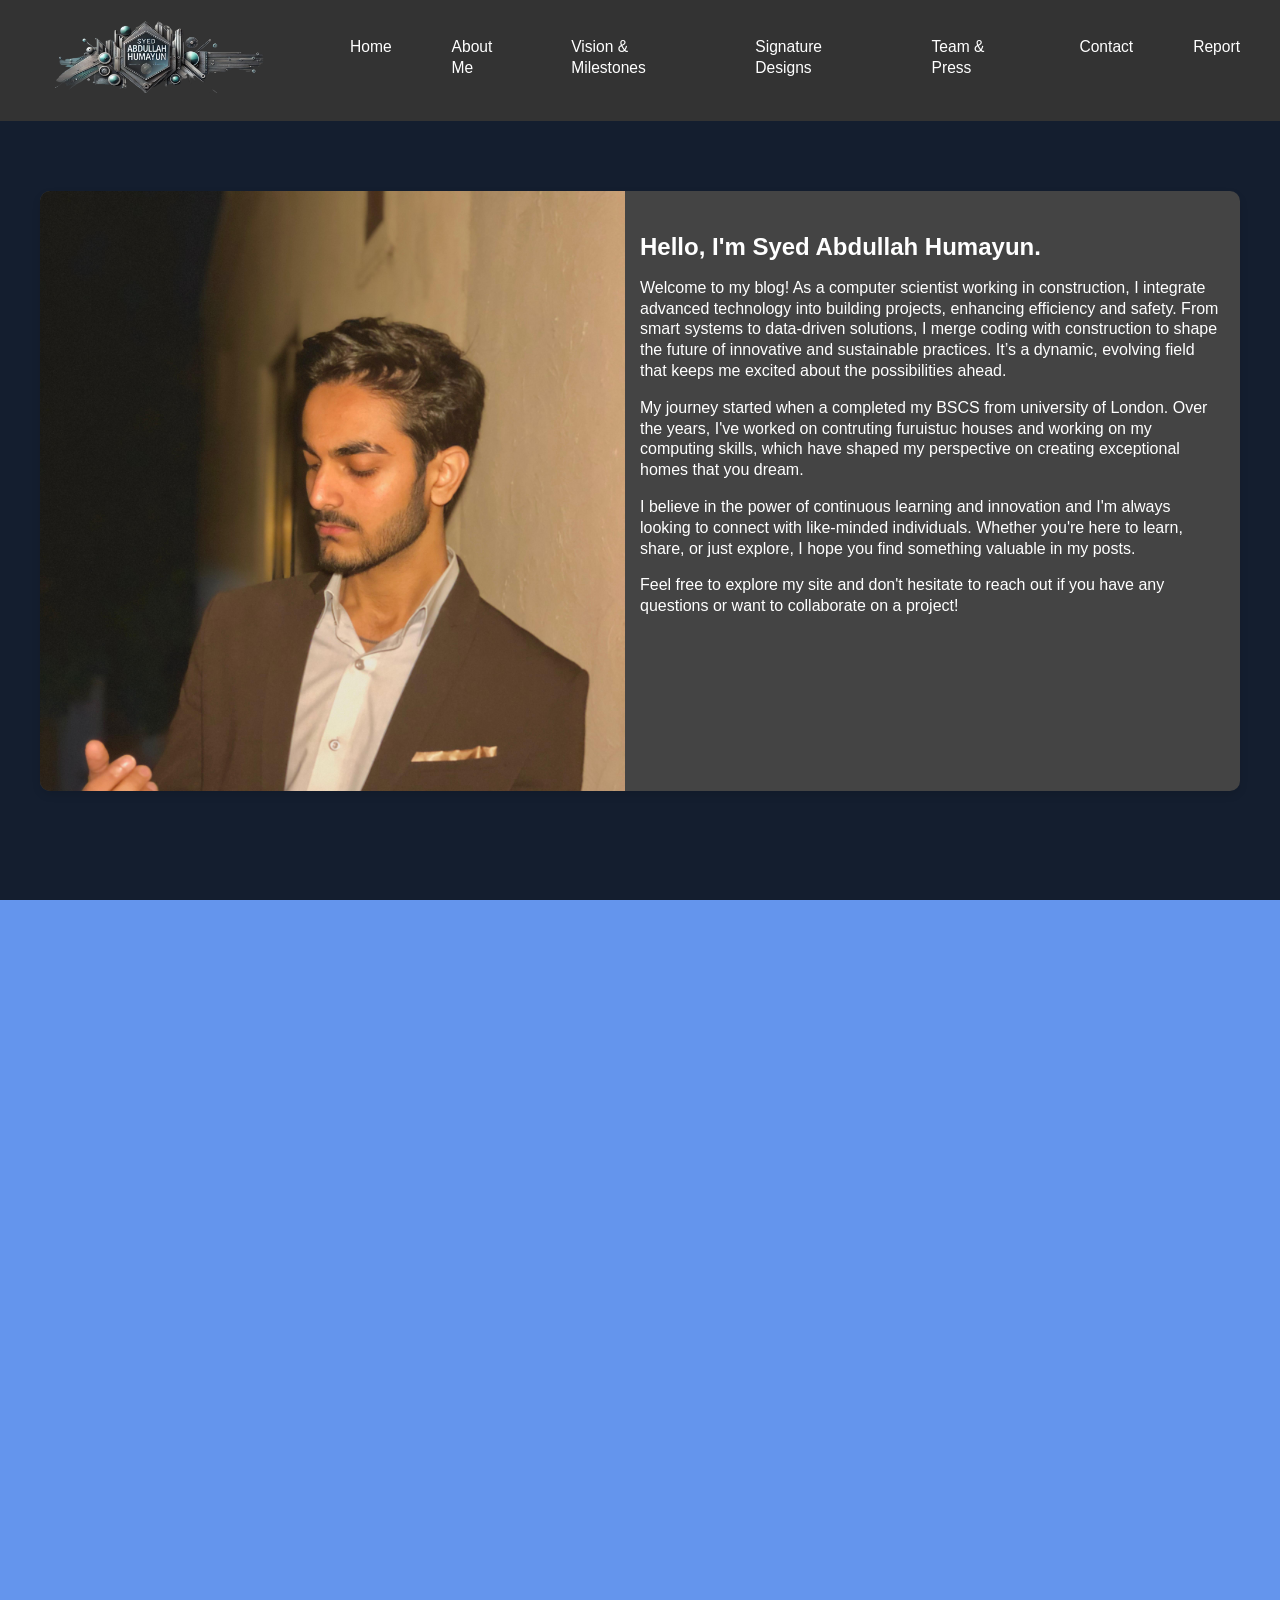
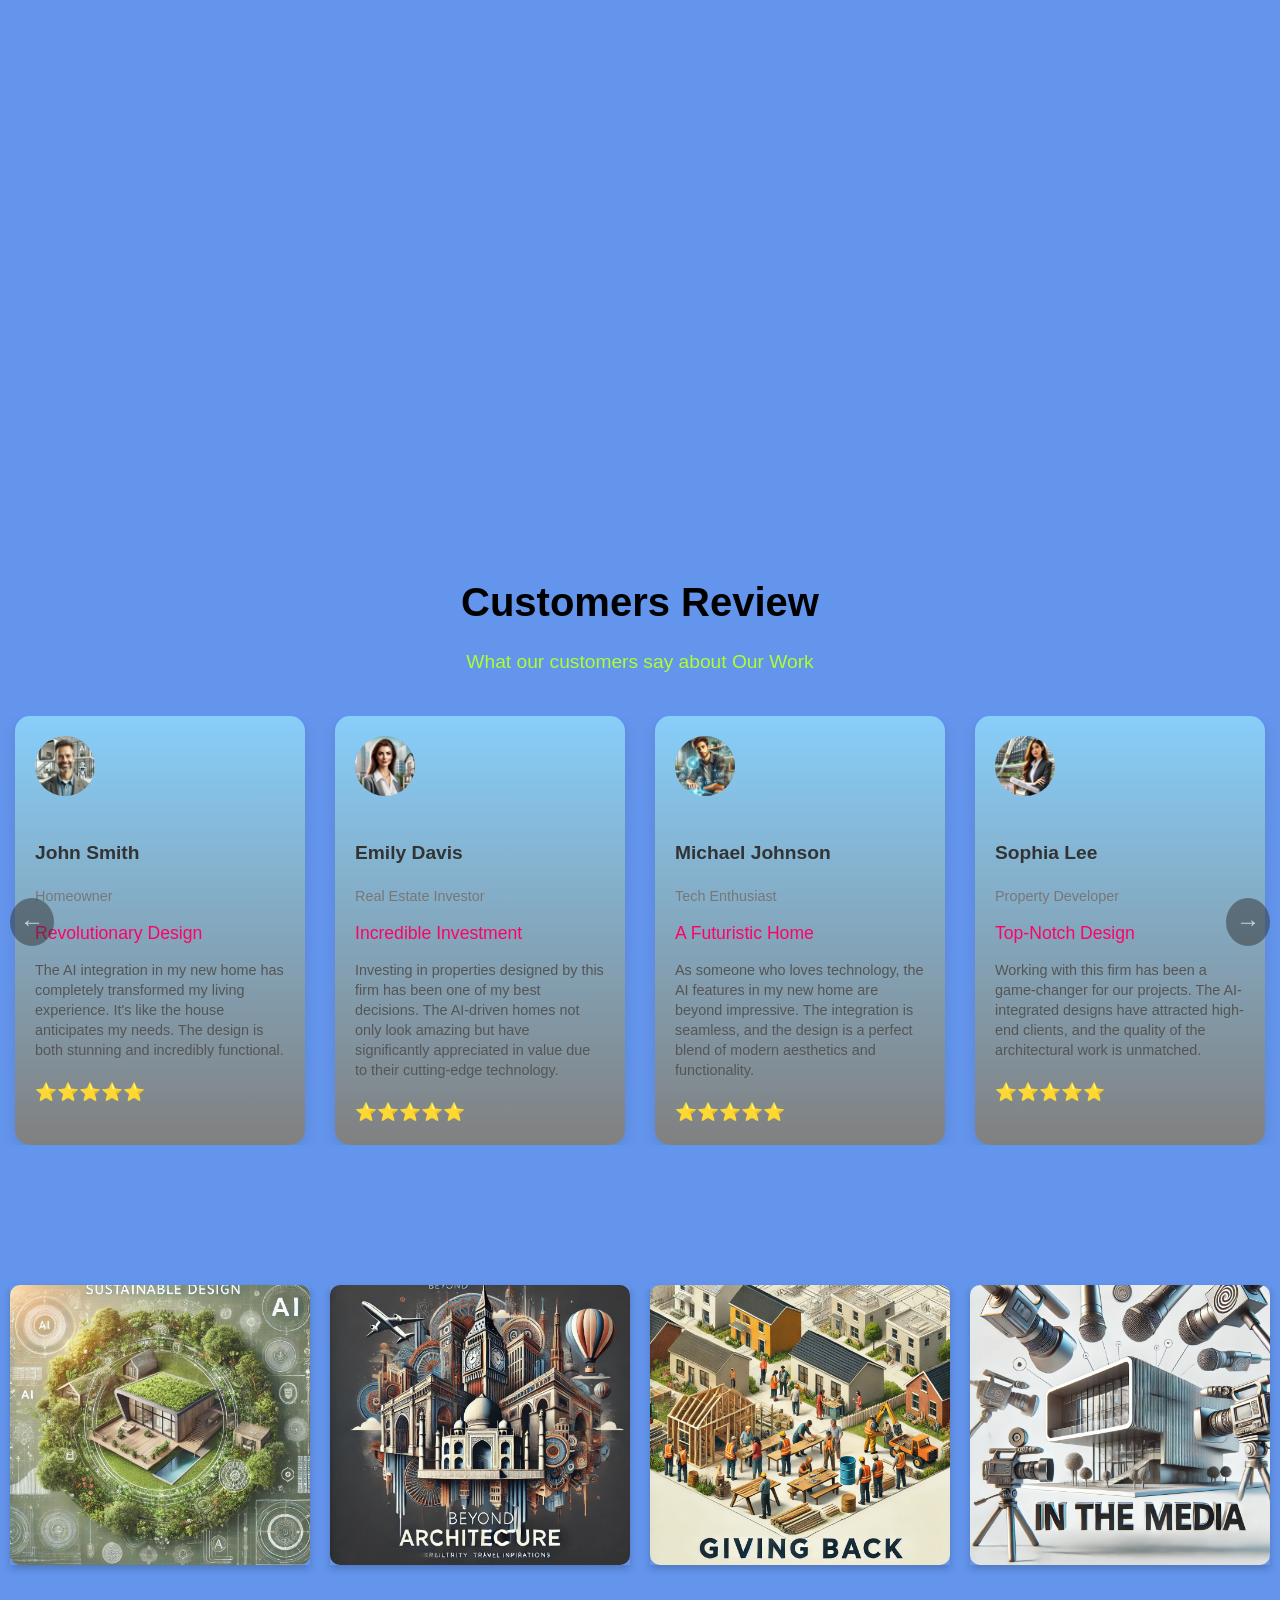
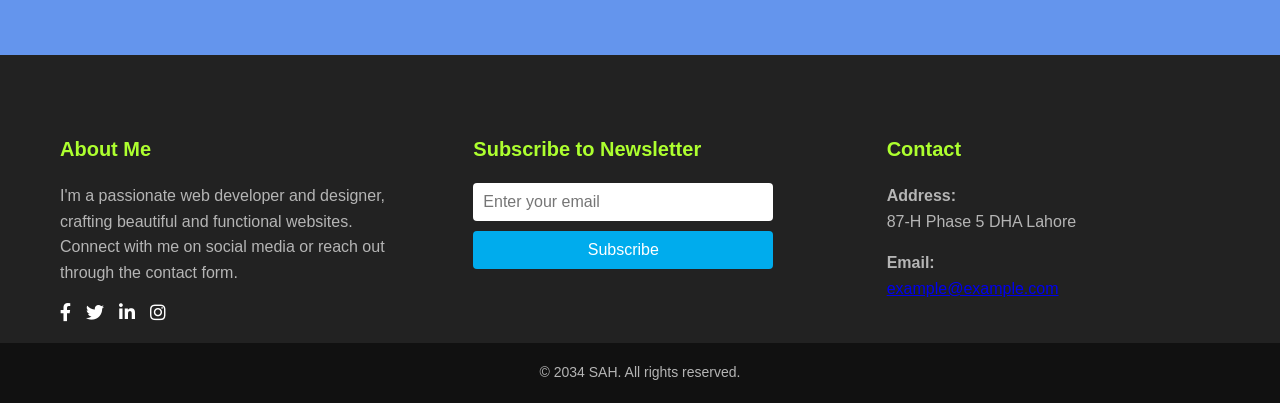
<file: about.html>
<!DOCTYPE html>
<html lang="en">
<head>
    <!-- Meta tags and linking external resources -->
    <meta charset="UTF-8"> <!-- Sets the character encoding for the document -->
    <meta name="viewport" content="width=device-width, initial-scale=1.0"> <!-- Ensures proper scaling on mobile devices -->
    <title>About | Future Persona</title> <!-- The title of the webpage that appears in the browser tab -->
    <link rel="stylesheet" href="about.css"> <!-- Links to the external CSS file for styling -->
    <link rel="stylesheet" href="https://cdnjs.cloudflare.com/ajax/libs/font-awesome/5.15.4/css/all.min.css"> <!-- Links to FontAwesome CSS for icon usage -->
</head>
<body>
<!-- Navigation Bar -->
<nav>
    <!-- Logo Section -->
    <div class="logo">
        <a href="index.html">
            <img src="images/logobg.png" alt="Logo" class="logo-img">
        </a>
    </div>

    <!-- Mobile menu toggle button -->
    <div class="menu-toggle">
        <span></span>
        <span></span>
        <span></span>
    </div>
    <!-- Navigation links -->
    <ul class="nav-links">
        <li><a href="index.html">Home</a></li> <!-- Link to the homepage -->
        <li><a href="about.html">About Me</a></li> <!-- Link to the About Me page -->
        <li><a href="future-plans.html" class="future-plans">Vision & Milestones</a></li> <!-- Link to Future Plans Page -->
        <li class="dropdown"> <!-- Dropdown menu for Signature Designs -->
            <a href="my-works.html" class="dropbtn">Signature Designs</a>
            <div class="dropdown-content">
                <a href="my-works.html#work2">Underwater</a> <!-- Link to a specific work section on My Works page -->
                <a href="my-works.html#work3">Farm Towers</a> <!-- Another work link -->
                <a href="my-works.html#work4">Architectural Showcase</a> <!-- Another work link -->
            </div>
        </li>
        <li><a href="team.html">Team & Press</a></li> <!-- Link to Team & Press page -->
        <li><a href="contact.html">Contact</a></li> <!-- Link to Contact page -->
        <li><a href="report.html">Report</a></li> <!-- Link to Report page -->
    </ul>
</nav>

<!-- Background Container -->
<div class="background-container">
    <div class="content">
        <!-- Placeholder for any background content if needed -->
    </div>
</div>

<!-- Blog Section -->
<section class="blog-section">
    <div class="blog-container">
        <div class="blog-image">
            <img src="images/blog.jpeg" alt="Blog Image"> <!-- Blog image -->
        </div>
        <div class="blog-content">
            <h1>Hello, I'm Syed Abdullah Humayun.</h1> <!-- Blog section title -->
            <p>
                Welcome to my blog! As a computer scientist working in construction, I integrate advanced technology into building projects, enhancing efficiency and safety. From smart systems to data-driven solutions, I merge coding with construction to shape the future of innovative and sustainable practices. It’s a dynamic, evolving field that keeps me excited about the possibilities ahead.
            </p>
            <p>
                My journey started when a completed my BSCS from university of London. Over the years, I've worked on contruting furuistuc houses and working on my computing skills, which have shaped my perspective on creating exceptional homes that you dream.
            </p>
            <p>
                I believe in the power of continuous learning and innovation and I'm always looking to connect with like-minded individuals. Whether you're here to learn, share, or just explore, I hope you find something valuable in my posts.
            </p>
            <p>
                Feel free to explore my site and don't hesitate to reach out if you have any questions or want to collaborate on a project!
            </p>
        </div>
    </div>
</section>

<!-- Bio Section with a slide-in animation -->
<section class="bio-section slide-in-right">
    <div class="bio-container">
        <div class="bio-images">
            <img src="images/const.webp" alt="Construction Image" class="bio-image"> <!-- First bio image -->
            <img src="images/h.done.webp" alt="Completed Project Image" class="bio-image"> <!-- Second bio image -->
            <img src="images/h.done.webp" alt="Completed Project Image" class="bio-image"> <!-- Third bio image -->
        </div>
        <div class="bio-text">
            <h2>Abdullah's Journey</h2> <!-- Bio section title -->
            <p>My journey began with a deep-seated passion for technology and an innate curiosity about how things work. After earning a Bachelor of Science in Computer Science, I initially embarked on a career in the tech industry. However, I soon realized that my true passion lay in creating tangible, lasting structures that combine both technical prowess and aesthetic beauty. This realization led me to pivot into the construction industry, where I saw an opportunity to blend my technical background with my creative instincts.</p>
            <h3>Early Ventures into Construction:</h3> <!-- Subsection title -->
            <p>I started my career in construction with a focus on residential projects. My first ventures involved building custom homes that were not only structurally sound but also visually striking. I quickly developed a reputation for my attention to detail, innovative designs, and the ability to translate a client’s vision into reality. Each project was a learning experience, allowing me to refine my skills and develop a deep understanding of the intricacies involved in home construction.</p>
            <h3>Expanding Horizons: Interior Design and Architecture:</h3> <!-- Subsection title -->
            <p>As my experience grew, so did my ambition. I began to explore the world of interior design and architecture, areas where I could further apply my technical expertise and artistic vision. My approach to interior design is rooted in creating spaces that are both functional and reflective of the homeowner's personality. Whether it’s a minimalist, modern design or a more traditional, cozy ambiance, I strive to create interiors that inspire and enhance everyday living.</p>
            <p>In architecture, I’ve been able to merge my knowledge of construction with my creative vision. I believe that architecture is more than just creating a building; it’s about crafting a space that resonates with its occupants, aligns with the surrounding environment, and stands the test of time. My designs are characterized by clean lines, thoughtful layouts, and a balance between form and function.</p>
            <h3>Integrating Technology with Construction:</h3> <!-- Subsection title -->
            <p>With a background in computer science, it was only natural for me to incorporate technology into my construction projects. I became particularly interested in how Artificial Intelligence (AI) could revolutionize home design and construction. Today, I integrate AI into my projects to create smart homes that are not only beautiful but also intelligent. These homes are equipped with systems that learn and adapt to the habits and preferences of their occupants, offering unparalleled comfort and convenience.</p>
            <h3>Comprehensive Construction Services:</h3> <!-- Subsection title -->
            <p>Today, my work spans a wide range of services within the construction industry. From the initial architectural planning and design phase to the final touches of interior decoration, I provide a full suite of services tailored to meet the specific needs of my clients. Whether it’s a new home construction, a renovation project, or interior redesign, I bring the same level of dedication and attention to detail to every project.</p>
            <p>My approach is collaborative, ensuring that my clients are involved in every step of the process. I believe that the best outcomes are achieved when there is a synergy between the client's vision and the designer’s expertise. My goal is to create spaces that not only meet the practical needs of my clients but also evoke emotion and inspiration every time they walk through the door.</p>
            <h3>Vision for the Future:</h3> <!-- Subsection title -->
            <p>Looking ahead, I am excited to continue exploring the intersection of technology, design, and construction. I am committed to staying at the forefront of industry trends and innovations, always seeking new ways to enhance the homes I create. My ultimate goal is to lead the way in designing and building homes that are not just places to live but are experiences in themselves—homes that anticipate the needs of their occupants, adapt to their lifestyles, and stand as a testament to what is possible when creativity meets technology.</p>
        </div>
    </div>
</section>

<!-- Reviews Section -->
<section>
    <div class="reviews-section">
        <h2 class="section-title">Customers Review</h2> <!-- Section title -->
        <p class="section-subtitle">What our customers say about Our Work</p> <!-- Section subtitle -->

        <!-- Container for the review cards slider -->
        <div class="reviews-container">
            <div class="reviews-slider">
                <!-- Individual review cards -->
                <div class="review-card">
                    <img src="images/john.webp" alt="Reviewer 1" class="reviewer-img"> <!-- Reviewer image -->
                    <div class="review-content">
                        <h3 class="reviewer-name">John Smith</h3> <!-- Reviewer's name -->
                        <p class="reviewer-role">Homeowner</p> <!-- Reviewer's role -->
                        <p class="review-text">Revolutionary Design</p> <!-- Review title -->
                        <p class="review-description">The AI integration in my new home has completely transformed my living experience. It's like the house anticipates my needs. The design is both stunning and incredibly functional.</p> <!-- Review content -->
                        <div class="review-rating">⭐⭐⭐⭐⭐</div> <!-- Review rating -->
                    </div>
                </div>

                <div class="review-card">
                    <img src="images/emily.webp" alt="Reviewer 2" class="reviewer-img"> <!-- Reviewer image -->
                    <div class="review-content">
                        <h3 class="reviewer-name">Emily Davis</h3>
                        <p class="reviewer-role">Real Estate Investor</p>
                        <p class="review-text">Incredible Investment</p>
                        <p class="review-description">Investing in properties designed by this firm has been one of my best decisions. The AI-driven homes not only look amazing but have significantly appreciated in value due to their cutting-edge technology.</p>
                        <div class="review-rating">⭐⭐⭐⭐⭐</div>
                    </div>
                </div>

                <!-- Additional review cards follow the same structure as above -->
                <div class="review-card">
                    <img src="images/mic.webp" alt="Reviewer 3" class="reviewer-img">
                    <div class="review-content">
                        <h3 class="reviewer-name">Michael Johnson</h3>
                        <p class="reviewer-role">Tech Enthusiast</p>
                        <p class="review-text">A Futuristic Home</p>
                        <p class="review-description">As someone who loves technology, the AI features in my new home are beyond impressive. The integration is seamless, and the design is a perfect blend of modern aesthetics and functionality.</p>
                        <div class="review-rating">⭐⭐⭐⭐⭐</div>
                    </div>
                </div>

                <div class="review-card">
                    <img src="images/sofia.webp" alt="Reviewer 4" class="reviewer-img">
                    <div class="review-content">
                        <h3 class="reviewer-name">Sophia Lee</h3>
                        <p class="reviewer-role">Property Developer</p>
                        <p class="review-text">Top-Notch Design</p>
                        <p class="review-description">Working with this firm has been a game-changer for our projects. The AI-integrated designs have attracted high-end clients, and the quality of the architectural work is unmatched.</p>
                        <div class="review-rating">⭐⭐⭐⭐⭐</div>
                    </div>
                </div>

                <div class="review-card">
                    <img src="images/david.webp" alt="Reviewer 5" class="reviewer-img">
                    <div class="review-content">
                        <h3 class="reviewer-name">David Wilson</h3>
                        <p class="reviewer-role">Homeowner</p>
                        <p class="review-text">Beyond Expectations</p>
                        <p class="review-description">The design exceeded my expectations. The AI features make everyday living more convenient, and the aesthetic appeal is undeniable. Highly recommend for anyone looking to modernize their living space.</p>
                        <div class="review-rating">⭐⭐⭐⭐⭐</div>
                    </div>
                </div>

                <div class="review-card">
                    <img src="images/olivia.webp" alt="Reviewer 6" class="reviewer-img">
                    <div class="review-content">
                        <h3 class="reviewer-name">Olivia Brown</h3>
                        <p class="reviewer-role">Tech Industry Professional</p>
                        <p class="review-text">Innovative Design</p>
                        <p class="review-description">The level of innovation in the design of my new property is incredible. The AI integration works flawlessly, and the overall design is nothing short of spectacular. A perfect blend of tech and style.</p>
                        <div class="review-rating">⭐⭐⭐⭐⭐</div>
                    </div>
                </div>

                <div class="review-card">
                    <img src="images/liam.webp" alt="Reviewer 7" class="reviewer-img">
                    <div class="review-content">
                        <h3 class="reviewer-name">Liam White</h3>
                        <p class="reviewer-role">Real Estate Investor</p>
                        <p class="review-text">Outstanding ROI</p>
                        <p class="review-description">These AI-integrated homes are not only a joy to live in but are also proving to be a great investment. The design and technology make them highly sought after, increasing their market value substantially.</p>
                        <div class="review-rating">⭐⭐⭐⭐⭐</div>
                    </div>
                </div>

                <div class="review-card">
                    <img src="images/noah.webp" alt="Reviewer 8" class="reviewer-img">
                    <div class="review-content">
                        <h3 class="reviewer-name">Noah Harris</h3>
                        <p class="reviewer-role">Architect</p>
                        <p class="review-text">Inspirational Work</p>
                        <p class="review-description">As a fellow architect, I am incredibly inspired by the innovative designs produced by this firm. The integration of AI is masterful, and the homes are both visually stunning and highly functional.</p>
                        <div class="review-rating">⭐⭐⭐⭐⭐</div>
                    </div>
                </div>

                <div class="review-card">
                    <img src="images/emma.webp" alt="Reviewer 9" class="reviewer-img">
                    <div class="review-content">
                        <h3 class="reviewer-name">Emma Clark</h3>
                        <p class="reviewer-role">Homeowner</p>
                        <p class="review-text">Dream Home</p>
                        <p class="review-description">I never imagined my dream home would be so futuristic and beautiful. The AI systems have made my life easier, and the design is everything I could have hoped for. Thank you!</p>
                        <div class="review-rating">⭐⭐⭐⭐⭐</div>
                    </div>
                </div>

                <div class="review-card">
                    <img src="images/ava.webp" alt="Reviewer 10" class="reviewer-img">
                    <div class="review-content">
                        <h3 class="reviewer-name">Ava Scott</h3>
                        <p class="reviewer-role">Real Estate Agent</p>
                        <p class="review-text">Highly Marketable</p>
                        <p class="review-description">Selling homes designed by this architect is a breeze. The AI features and innovative design make these properties incredibly desirable. A win-win for both sellers and buyers.</p>
                        <div class="review-rating">⭐⭐⭐⭐⭐</div>
                    </div>
                </div>

                <div class="review-card">
                    <img src="images/sophia.webp" alt="Reviewer 11" class="reviewer-img">
                    <div class="review-content">
                        <h3 class="reviewer-name">Sophia Turner</h3>
                        <p class="reviewer-role">Interior Designer</p>
                        <p class="review-text">Exceptional Collaboration</p>
                        <p class="review-description">Collaborating with this firm has been a fantastic experience. The attention to detail and the innovative use of AI in their designs have made every project a success. I look forward to more collaborations in the future.</p>
                        <div class="review-rating">⭐⭐⭐⭐⭐</div>
                    </div>
                </div>

                <div class="review-card">
                    <img src="images/isabella.webp" alt="Reviewer 12" class="reviewer-img">
                    <div class="review-content">
                        <h3 class="reviewer-name">Isabella Martinez</h3>
                        <p class="reviewer-role">Homeowner</p>
                        <p class="review-text">Cutting-Edge Technology</p>
                        <p class="review-description">Living in a home designed by this architect is like living in the future. The AI technology is cutting-edge, and the design is simply breathtaking. I couldn't be happier with my new home.</p>
                        <div class="review-rating">⭐⭐⭐⭐⭐</div>
                    </div>
                </div>

                <div class="review-card">
                    <img src="images/patel.webp" alt="Reviewer 13" class="reviewer-img">
                    <div class="review-content">
                        <h3 class="reviewer-name">Liam Patel</h3>
                        <p class="reviewer-role">Home Automation Specialist</p>
                        <p class="review-text">Seamless Integration</p>
                        <p class="review-description">The seamless integration of AI with home automation systems in these designs is nothing short of remarkable. It's clear that every aspect was meticulously planned to create a truly smart and responsive living space.</p>
                        <div class="review-rating">⭐⭐⭐⭐⭐</div>
                    </div>
                </div>

                <div class="review-card">
                    <img src="images/charolet.webp" alt="Reviewer 14" class="reviewer-img">
                    <div class="review-content">
                        <h3 class="reviewer-name">Charlotte Green</h3>
                        <p class="reviewer-role">Luxury Property Buyer</p>
                        <p class="review-text">Breathtaking Luxury</p>
                        <p class="review-description">The combination of luxury and advanced AI technology in my new home is breathtaking. Every detail, from the architectural design to the smart systems, exudes sophistication and modernity.</p>
                        <div class="review-rating">⭐⭐⭐⭐⭐</div>
                    </div>
                </div>

                <div class="review-card">
                    <img src="images/james.webp" alt="Reviewer 15" class="reviewer-img">
                    <div class="review-content">
                        <h3 class="reviewer-name">James Anderson</h3>
                        <p class="reviewer-role">Tech Innovator</p>
                        <p class="review-text">A Visionary Approach</p>
                        <p class="review-description">This architect's visionary approach to combining AI with home design has set a new standard in the industry. The homes are not only aesthetically pleasing but also highly functional and future-proof.</p>
                        <div class="review-rating">⭐⭐⭐⭐⭐</div>
                    </div>
                </div>
            </div>
        </div>

        <!-- Manual Slider Controls -->
        <button class="slider-control prev">←</button> <!-- Previous button for the slider -->
        <button class="slider-control next">→</button> <!-- Next button for the slider -->
    </div>

</section>

<!-- Flipcard Section for showcasing different aspects of the architect's work -->
<section id="flip-cards" class="flip-cards-section">
    <div class="flip-card">
        <div class="flip-card-inner">
            <div class="flip-card-front">
                <img src="images/sus.webp" alt="Current Project Image"> <!-- Front side image of the flip card -->
            </div>
            <div class="flip-card-back">
                <h2><a href="team.html#media">My work is deeply rooted in the belief that architecture should not only inspire but also sustain. I am committed to integrating sustainable practices into every project, utilizing AI to optimize energy efficiency and reduce environmental impact.</a></h2> <!-- Back side text with link -->
            </div>
        </div>
    </div>

    <div class="flip-card">
        <div class="flip-card-inner">
            <div class="flip-card-front">
                <img src="images/arch.webp" alt="Fun Fact Image"> <!-- Front side image of the flip card -->
            </div>
            <div class="flip-card-back">
                <h2><a href="team.html#media">While architecture is my professional passion, my creativity is fueled by diverse experiences outside the office, including my travels and artistic pursuits, which deeply influence my design approach.</a></h2> <!-- Back side text with link -->
            </div>
        </div>
    </div>

    <div class="flip-card">
        <div class="flip-card-inner">
            <div class="flip-card-front">
                <img src="images/giving%20back.webp" alt="Professional Background Image"> <!-- Front side image of the flip card -->
            </div>
            <div class="flip-card-back">
                <h2><a href="team.html#media">Architecture is about more than just building structures; it’s about building communities. I actively engage in volunteer projects and offer pro-bono services to support local initiatives, particularly those focused on sustainable development.</a></h2> <!-- Back side text with link -->
            </div>
        </div>
    </div>

    <div class="flip-card">
        <div class="flip-card-inner">
            <div class="flip-card-front">
                <img src="images/media.webp" alt="Skills Image"> <!-- Front side image of the flip card -->
            </div>
            <div class="flip-card-back">
                <h2><a href="team.html#media">My work has been recognized and featured in various media outlets, from industry publications to national magazines. I’ve had the privilege of being interviewed about the future of AI in architecture and sustainable design.</a></h2> <!-- Back side text with link -->
            </div>
        </div>
    </div>
</section>

<!-- Footer Section -->
<footer>
    <div class="footer-container">
        <div class="footer-left">
            <h3>About Me</h3> <!-- Footer about section -->
            <p>
                I'm a passionate web developer and designer, crafting beautiful and functional websites. Connect with me on social media or reach out through the contact form.
            </p>
            <!-- Social media links -->
            <ul class="social-icons">
                <li><a href="https://www.facebook.com" target="_blank"><i class="fab fa-facebook-f"></i></a></li>
                <li><a href="https://www.twitter.com" target="_blank"><i class="fab fa-twitter"></i></a></li>
                <li><a href="https://www.linkedin.com" target="_blank"><i class="fab fa-linkedin-in"></i></a></li>
                <li><a href="https://www.instagram.com" target="_blank"><i class="fab fa-instagram"></i></a></li>
            </ul>
        </div>
        <div class="footer-center">
            <h3>Subscribe to Newsletter</h3> <!-- Newsletter subscription form -->
            <form class="newsletter-form" action="#" method="POST">
                <input type="email" name="email" placeholder="Enter your email" required> <!-- Email input field -->
                <button type="submit">Subscribe</button> <!-- Subscribe button -->
            </form>
        </div>
        <div class="footer-right">
            <h3>Contact</h3> <!-- Contact information -->
            <p>
                <strong>Address:</strong><br>
                87-H Phase 5 DHA Lahore
            </p>
            <p>
                <strong>Email:</strong><br>
                <a href="mailto:example@example.com">example@example.com</a> <!-- Email link -->
            </p>
        </div>
    </div>
    <div class="footer-bottom">
        <p>&copy; 2034 SAH. All rights reserved.</p> <!-- Footer copyright notice -->
    </div>
</footer>

<!-- Link to the external JavaScript file -->
<script src="about.js"></script>
</body>
</html>
</file>
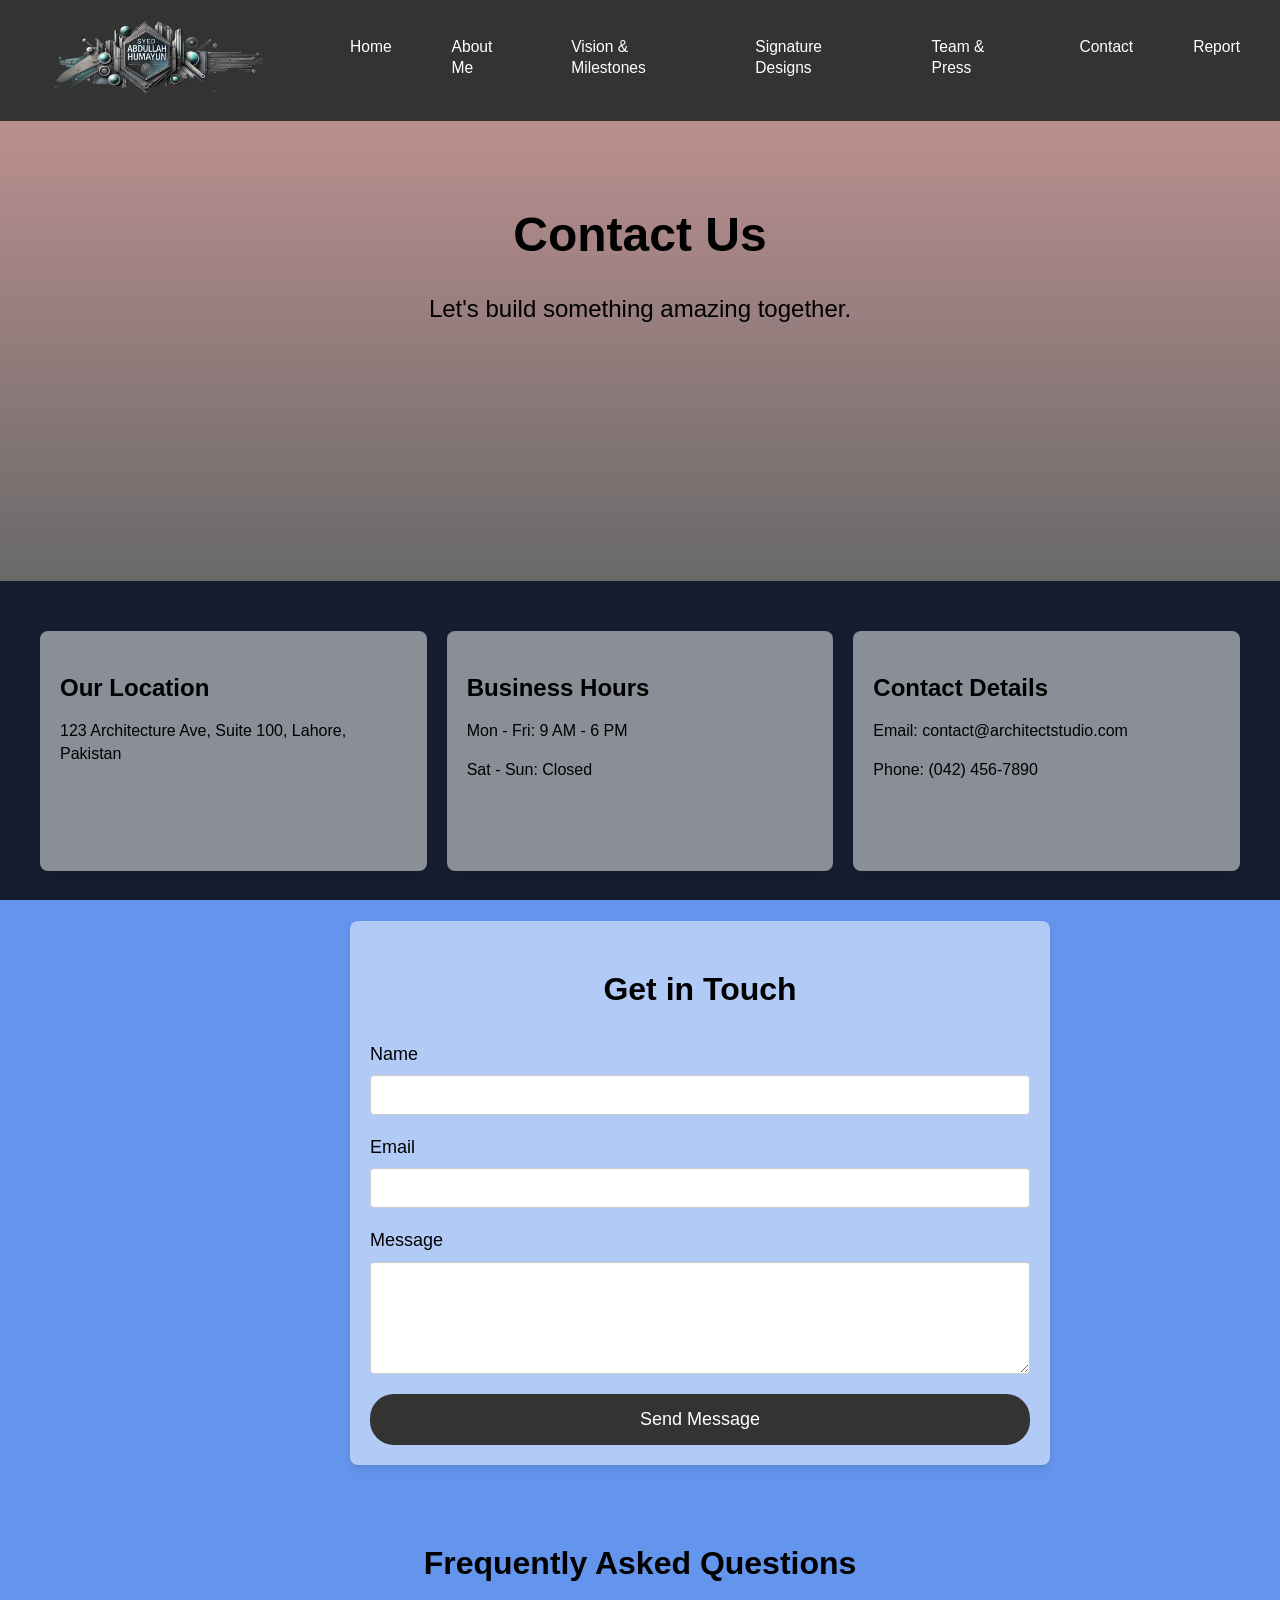
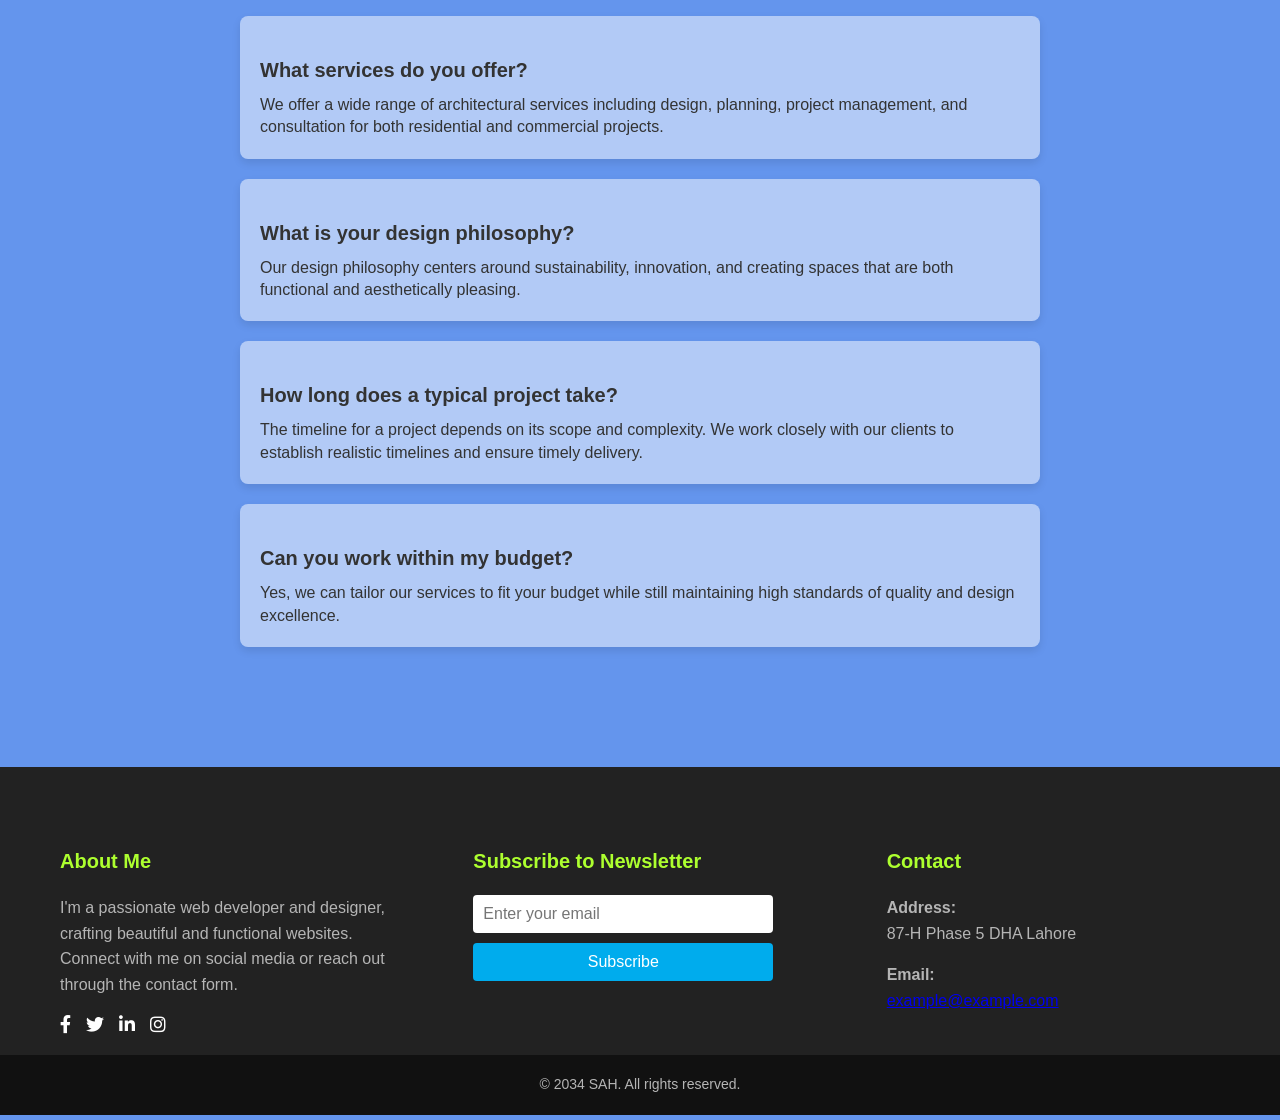
<file: contact.html>
<!DOCTYPE html>
<html lang="en">
<head>
    <meta charset="UTF-8"> <!-- Character encoding set to UTF-8 for proper rendering of text -->
    <meta name="viewport" content="width=device-width, initial-scale=1.0"> <!-- Ensures proper rendering and touch zooming on mobile devices -->
    <title>Contact | Future Persona</title> <!-- Title of the webpage -->
    <link rel="stylesheet" href="contact.css"> <!-- Link to the external CSS file for styling -->
    <link rel="stylesheet" href="https://cdnjs.cloudflare.com/ajax/libs/font-awesome/5.15.4/css/all.min.css"> <!-- Link to FontAwesome for icon usage -->
</head>
<body>
<!-- Navigation Bar -->
<nav>
    <!-- Logo Section -->
    <div class="logo">
        <a href="index.html">
            <img src="images/logobg.png" alt="Logo" class="logo-img">
        </a>
    </div>
    <div class="menu-toggle">
        <span></span>
        <span></span>
        <span></span>
    </div>
    <!-- Navigation links for different pages of the website -->
    <ul class="nav-links">
        <li><a href="index.html">Home</a></li> <!-- Link to the Home page -->
        <li><a href="about.html">About Me</a></li> <!-- Link to the About Me page -->
        <li><a href="future-plans.html" class="future-plans">Vision & Milestones</a></li> <!-- Link to the Vision & Milestones page -->
        <li class="dropdown">
            <a href="my-works.html" class="dropbtn">Signature Designs</a> <!-- Link to the Signature Designs page with a dropdown menu -->
            <div class="dropdown-content">
                <!-- Links to specific sections within the Signature Designs page -->
                <a href="my-works.html#work2">Underwater</a>
                <a href="my-works.html#work3">Farm Towers</a>
                <a href="my-works.html#work4">Architectural Showcase</a>
            </div>
        </li>
        <li><a href="team.html">Team & Press</a></li> <!-- Link to the Team & Press page -->
        <li><a href="contact.html">Contact</a></li> <!-- Link to the Contact page -->
        <li><a href="report.html">Report</a></li> <!-- Link to the Report page -->
    </ul>
</nav>

<main>
    <!-- Hero section for the Contact page -->
    <section class="contact-hero fade-in">
        <h1>Contact Us</h1> <!-- Main heading for the Contact page -->
        <p>Let's build something amazing together.</p> <!-- Subheading or tagline -->
    </section>

    <!-- Contact Information section -->
    <section class="contact-info fade-in">
        <div class="info-box">
            <!-- Location information -->
            <div class="info-item" id="location">
                <h2>Our Location</h2> <!-- Heading for location details -->
                <p>123 Architecture Ave, Suite 100, Lahore, Pakistan</p> <!-- Address details -->
            </div>
            <!-- Business hours information -->
            <div class="info-item" id="hours">
                <h2>Business Hours</h2> <!-- Heading for business hours -->
                <p>Mon - Fri: 9 AM - 6 PM</p> <!-- Weekday business hours -->
                <p>Sat - Sun: Closed</p> <!-- Weekend business hours -->
            </div>
            <!-- Contact details information -->
            <div class="info-item" id="contact">
                <h2>Contact Details</h2> <!-- Heading for contact details -->
                <p>Email: contact@architectstudio.com</p> <!-- Email address -->
                <p>Phone: (042) 456-7890</p> <!-- Phone number -->
            </div>
        </div>
    </section>

    <!-- Contact Form section -->
    <section class="contact-form fade-in">
        <h2>Get in Touch</h2> <!-- Heading for the contact form -->
        <form id="contactForm">
            <!-- Form group for Name input -->
            <div class="form-group">
                <label for="name">Name</label> <!-- Label for Name input field -->
                <input type="text" id="name" name="name" required> <!-- Input field for Name -->
            </div>
            <!-- Form group for Email input -->
            <div class="form-group">
                <label for="email">Email</label> <!-- Label for Email input field -->
                <input type="email" id="email" name="email" required> <!-- Input field for Email -->
            </div>
            <!-- Form group for Message input -->
            <div class="form-group">
                <label for="message">Message</label> <!-- Label for Message textarea -->
                <textarea id="message" name="message" rows="5" required></textarea> <!-- Textarea for Message -->
            </div>
            <button type="submit">Send Message</button> <!-- Submit button for the form -->
        </form>
    </section>

    <!-- Frequently Asked Questions section -->
    <section class="faq-section fade-in">
        <h2>Frequently Asked Questions</h2> <!-- Heading for FAQ section -->
        <div class="faq-container">
            <!-- FAQ item about services offered -->
            <div class="faq-item">
                <h3>What services do you offer?</h3>
                <p>We offer a wide range of architectural services including design, planning, project management, and consultation for both residential and commercial projects.</p>
            </div>
            <!-- FAQ item about design philosophy -->
            <div class="faq-item">
                <h3>What is your design philosophy?</h3>
                <p>Our design philosophy centers around sustainability, innovation, and creating spaces that are both functional and aesthetically pleasing.</p>
            </div>
            <!-- FAQ item about project timelines -->
            <div class="faq-item">
                <h3>How long does a typical project take?</h3>
                <p>The timeline for a project depends on its scope and complexity. We work closely with our clients to establish realistic timelines and ensure timely delivery.</p>
            </div>
            <!-- FAQ item about working within budget -->
            <div class="faq-item">
                <h3>Can you work within my budget?</h3>
                <p>Yes, we can tailor our services to fit your budget while still maintaining high standards of quality and design excellence.</p>
            </div>
        </div>
    </section>
</main>

<!-- Footer section -->
<footer>
    <div class="footer-container">
        <!-- About Me section in the footer -->
        <div class="footer-left">
            <h3>About Me</h3> <!-- Heading for the About Me section -->
            <p>
                I'm a passionate web developer and designer, crafting beautiful and functional websites. Connect with me on social media or reach out through the contact form.
            </p>
            <!-- Social media icons -->
            <ul class="social-icons">
                <li><a href="https://www.facebook.com" target="_blank"><i class="fab fa-facebook-f"></i></a></li> <!-- Facebook link -->
                <li><a href="https://www.twitter.com" target="_blank"><i class="fab fa-twitter"></i></a></li> <!-- Twitter link -->
                <li><a href="https://www.linkedin.com" target="_blank"><i class="fab fa-linkedin-in"></i></a></li> <!-- LinkedIn link -->
                <li><a href="https://www.instagram.com" target="_blank"><i class="fab fa-instagram"></i></a></li> <!-- Instagram link -->
            </ul>
        </div>
        <!-- Newsletter subscription section in the footer -->
        <div class="footer-center">
            <h3>Subscribe to Newsletter</h3> <!-- Heading for the newsletter subscription -->
            <form class="newsletter-form" action="#" method="POST">
                <input type="email" name="email" placeholder="Enter your email" required> <!-- Input field for email subscription -->
                <button type="submit">Subscribe</button> <!-- Subscribe button -->
            </form>
        </div>
        <!-- Contact information section in the footer -->
        <div class="footer-right">
            <h3>Contact</h3> <!-- Heading for the contact section -->
            <p>
                <strong>Address:</strong><br>
                87-H Phase 5 DHA Lahore
            </p>
            <p>
                <strong>Email:</strong><br>
                <a href="mailto:example@example.com">example@example.com</a> <!-- Email address link -->
            </p>
        </div>
    </div>
    <div class="footer-bottom">
        <p>&copy; 2034 SAH. All rights reserved.</p> <!-- Copyright information -->
    </div>
</footer>

<script src="contact.js"></script> <!-- Link to the external JavaScript file -->
</body>
</html>
</file>
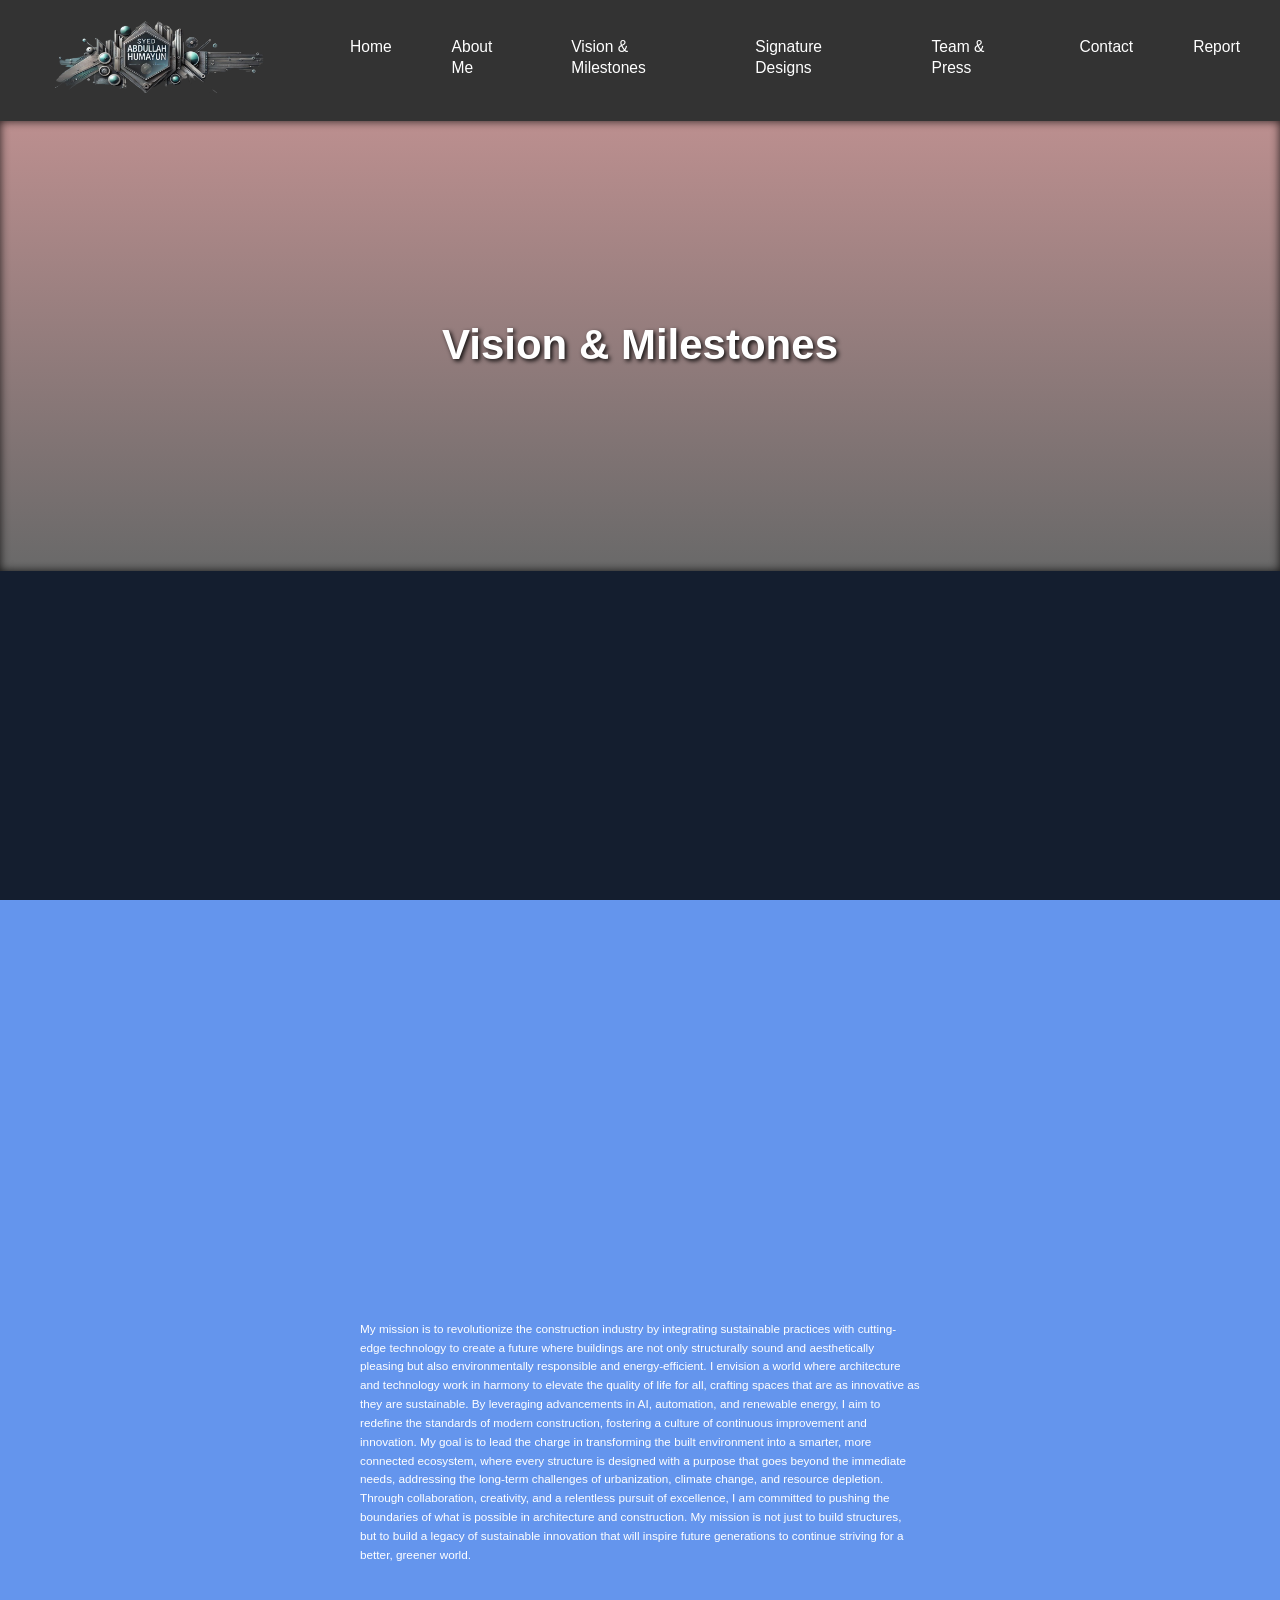
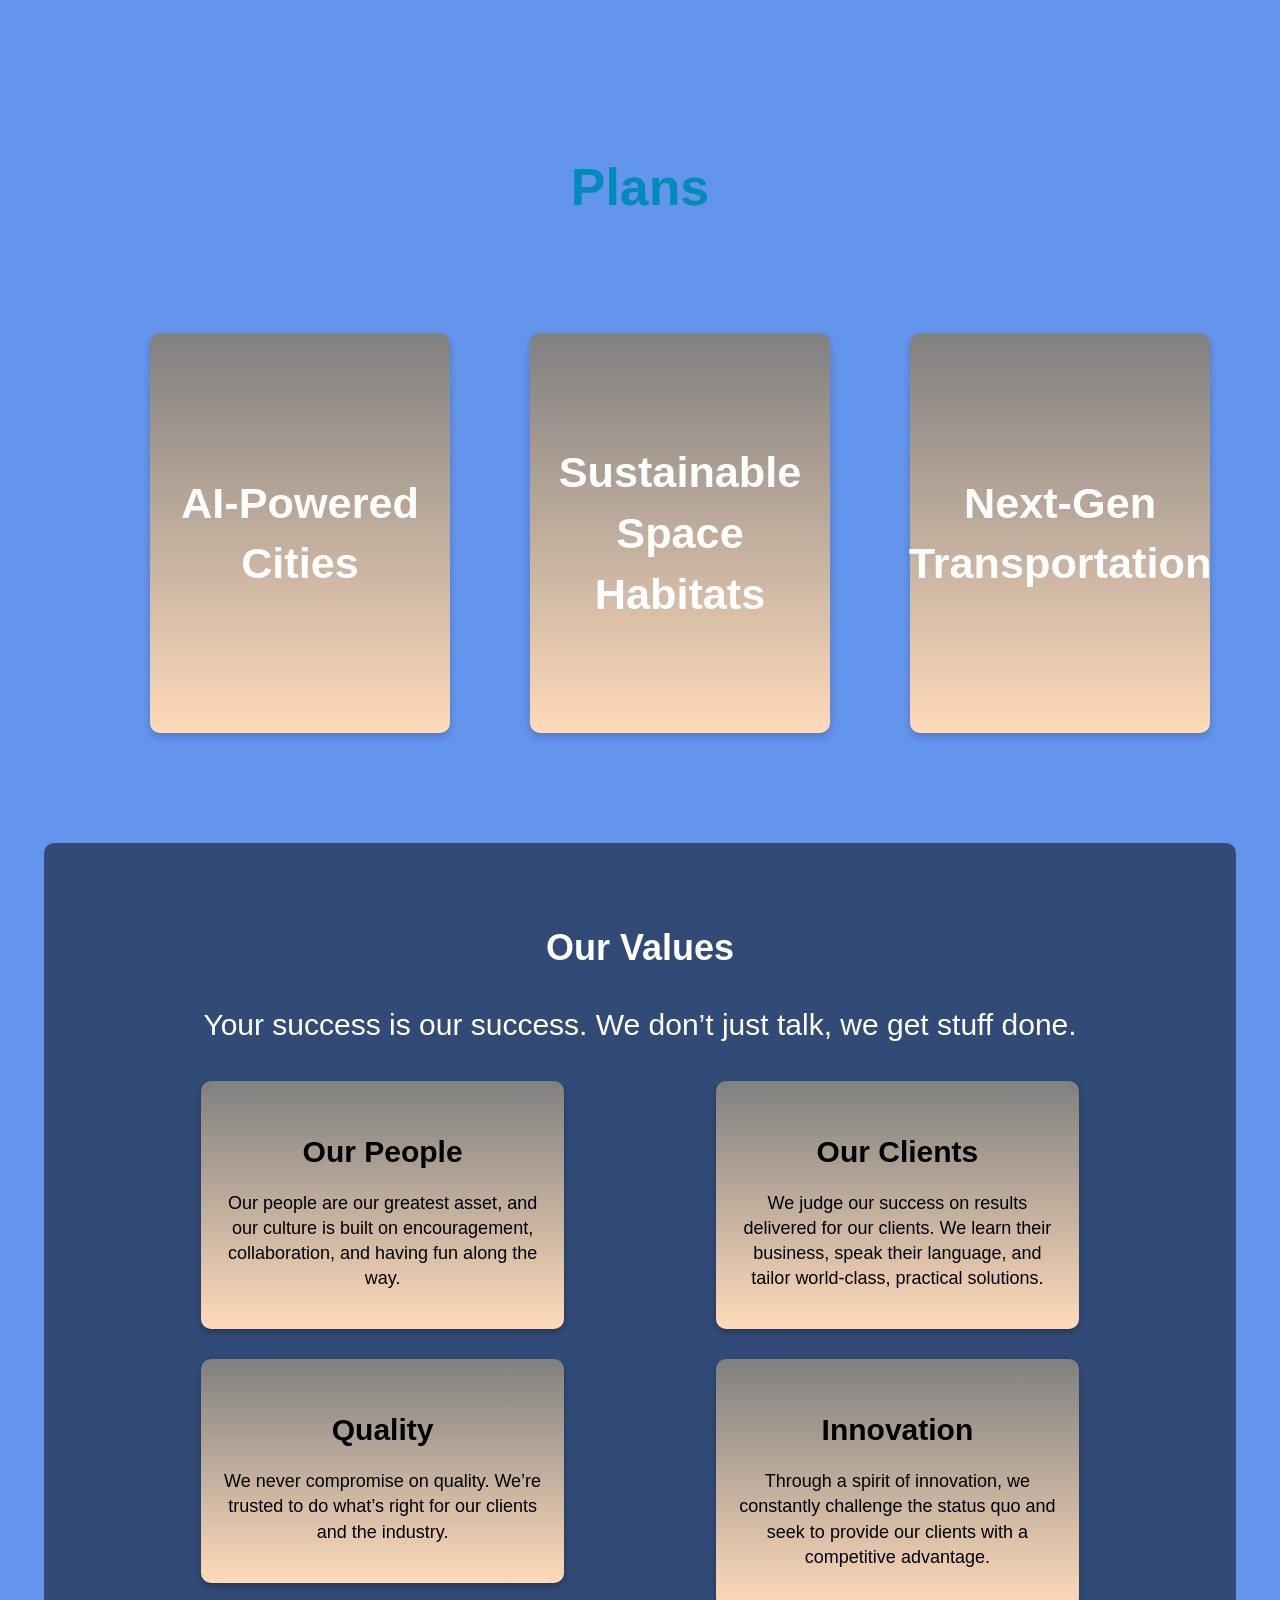
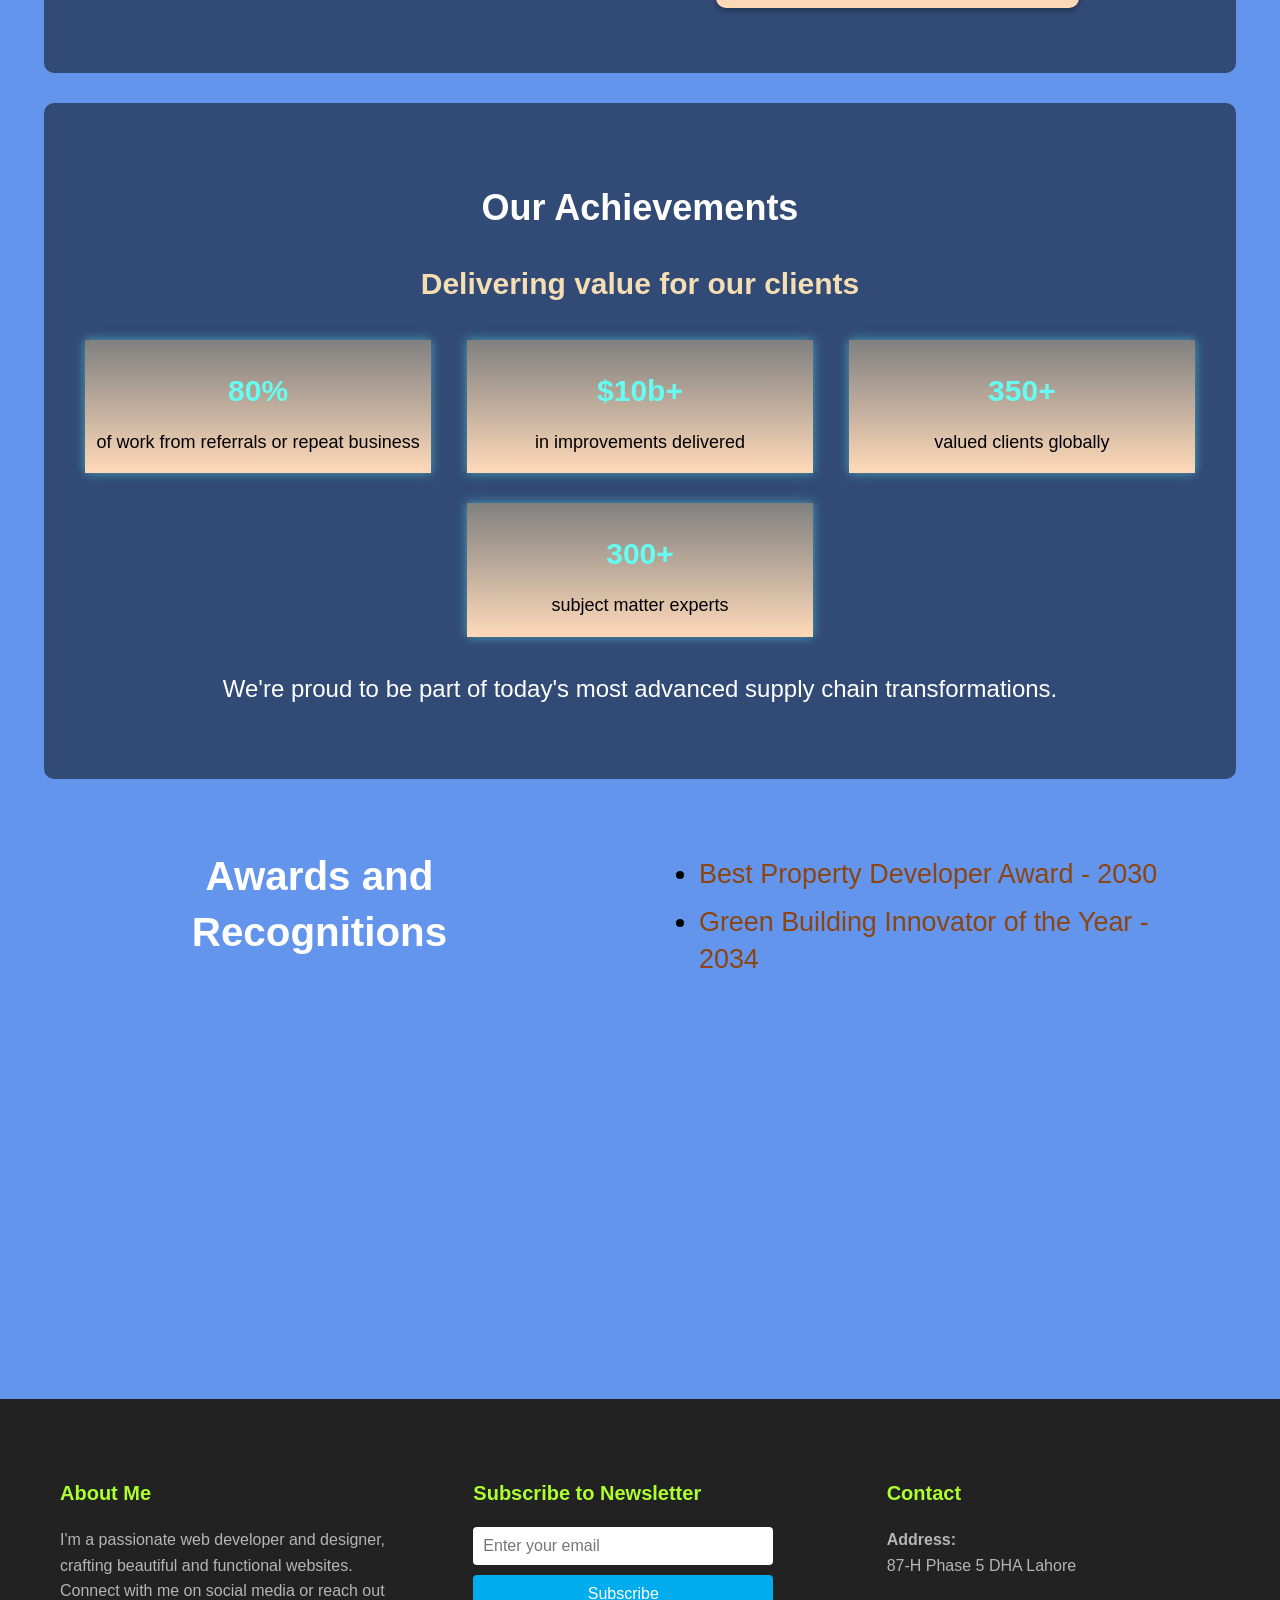
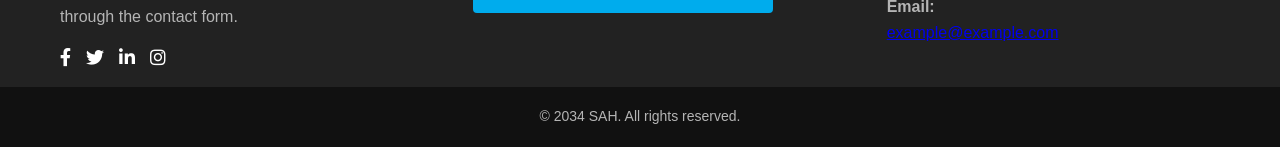
<file: future-plans.html>
<!DOCTYPE html>
<html lang="en">
<head>
    <meta charset="UTF-8"> <!-- Character encoding set to UTF-8 for proper text rendering -->
    <meta name="viewport" content="width=device-width, initial-scale=1.0"> <!-- Ensures responsive design on mobile devices -->
    <title>Future Plans | Future Persona</title> <!-- Title of the webpage -->
    <link rel="stylesheet" href="future-plans.css"> <!-- Link to the external CSS file for styling this page -->
    <link rel="stylesheet" href="https://cdnjs.cloudflare.com/ajax/libs/font-awesome/5.15.4/css/all.min.css"> <!-- FontAwesome CSS for icons -->
</head>
<body>
<!-- Navigation Bar -->
<nav>
    <!-- Logo Section -->
    <div class="logo">
        <a href="index.html">
            <img src="images/logobg.png" alt="Logo" class="logo-img">
        </a>
    </div>
    <div class="menu-toggle">
        <span></span>
        <span></span>
        <span></span>
    </div>
    <!-- Navigation links for different sections/pages of the website -->
    <ul class="nav-links">
        <li><a href="index.html">Home</a></li> <!-- Link to the Home page -->
        <li><a href="about.html">About Me</a></li> <!-- Link to the About Me page -->
        <li><a href="future-plans.html" class="future-plans">Vision & Milestones</a></li> <!-- Link to Future Plans Page -->
        <li class="dropdown">
            <a href="my-works.html" class="dropbtn">Signature Designs</a> <!-- Link to Signature Designs page with a dropdown menu -->
            <div class="dropdown-content">
                <!-- Links to specific projects within the Signature Designs page -->
                <a href="my-works.html#work2">Underwater</a>
                <a href="my-works.html#work3">Farm Towers</a>
                <a href="my-works.html#work4">Architectural Showcase</a>
            </div>
        </li>
        <li><a href="team.html">Team & Press</a></li> <!-- Link to Team & Press page -->
        <li><a href="contact.html">Contact</a></li> <!-- Link to the Contact page -->
        <li><a href="report.html">Report</a></li> <!-- Link to the Report page -->
    </ul>
</nav>

<!-- Background Container Section -->
<div class="background-container">
    <div class="content">
        <!-- Content can be added here later if needed -->
    </div>
</div>

<!-- Header Section -->
<header>
    <div class="container">
        <h1>Vision & Milestones</h1> <!-- Main heading of the Vision & Milestones page -->
    </div>
</header>

<!-- Video Section -->
<section id="get-video">
    <div class="content-box">
        <h2>Vision</h2> <!-- Subheading for the Vision section -->
        <video controls width="90%" style="margin-top: 20px;">
            <!-- Video player with a source file -->
            <source src="videos/video%20main%20page.mp4" type="video/mp4">
            <!-- Fallback message for browsers that don't support the video tag -->
            Your browser does not support the video tag.
        </video>
    </div>
</section>

<!-- Vision and Mission Section -->
<section id="vision-mission" class="content-box">
    <p>
        <!-- Mission and vision statement -->
        My mission is to revolutionize the construction industry by integrating sustainable practices with cutting-edge technology to create a future where buildings are not only structurally sound and aesthetically pleasing but also environmentally responsible and energy-efficient. I envision a world where architecture and technology work in harmony to elevate the quality of life for all, crafting spaces that are as innovative as they are sustainable.

        By leveraging advancements in AI, automation, and renewable energy, I aim to redefine the standards of modern construction, fostering a culture of continuous improvement and innovation. My goal is to lead the charge in transforming the built environment into a smarter, more connected ecosystem, where every structure is designed with a purpose that goes beyond the immediate needs, addressing the long-term challenges of urbanization, climate change, and resource depletion.

        Through collaboration, creativity, and a relentless pursuit of excellence, I am committed to pushing the boundaries of what is possible in architecture and construction. My mission is not just to build structures, but to build a legacy of sustainable innovation that will inspire future generations to continue striving for a better, greener world.
    </p>
</section>

<!-- Plans Section -->
<section id="about-aaa" class="section-title">
    <div class="section-title1">
        <h2>Plans</h2> <!-- Subheading for the Plans section -->
    </div>
</section>

<!-- Detailed Plans Section -->
<section id="about-aaa2" class="content-box">
    <div class="about-section">
        <!-- Flip card for AI-Powered Cities -->
        <div class="flip-card">
            <div class="flip-card-inner">
                <div class="flip-card-front">
                    <h3>AI-Powered Cities</h3> <!-- Front side of the card -->
                </div>
                <div class="flip-card-back">
                    <p>Deploy smart sensors and AI algorithms in urban areas to optimize city management, enhancing efficiency and sustainability. Collaborate with stakeholders for pilot programs, scaling successful models globally.</p> <!-- Back side of the card with details -->
                </div>
            </div>
        </div>

        <!-- Flip card for Sustainable Space Habitats -->
        <div class="flip-card">
            <div class="flip-card-inner">
                <div class="flip-card-front">
                    <h3>Sustainable Space Habitats</h3> <!-- Front side of the card -->
                </div>
                <div class="flip-card-back">
                    <p>Leverage advanced materials and closed-loop systems to design eco-friendly space habitats. Partner with space agencies and private companies to test and refine these habitats in extraterrestrial environments.</p> <!-- Back side of the card with details -->
                </div>
            </div>
        </div>

        <!-- Flip card for Next-Gen Transportation -->
        <div class="flip-card">
            <div class="flip-card-inner">
                <div class="flip-card-front">
                    <h3>Next-Gen Transportation</h3> <!-- Front side of the card -->
                </div>
                <div class="flip-card-back">
                    <p>Invest in research and development of hyperloop and autonomous vehicle technologies. Collaborate with global partners to build infrastructure and conduct large-scale trials to revolutionize global transit.</p> <!-- Back side of the card with details -->
                </div>
            </div>
        </div>
    </div>
</section>

<!-- Values Section -->
<section id="values" class="values-section">
    <h2 class="section-title">Our Values</h2> <!-- Subheading for the Values section -->
    <p class="values-subtitle">Your success is our success. We don’t just talk, we get stuff done.</p> <!-- Subtitle for the Values section -->
    <div class="values-container">
        <!-- Value card for Our People -->
        <div class="value-card">
            <div class="value-icon"></div> <!-- Placeholder for value icon -->
            <h3>Our People</h3> <!-- Title for this value -->
            <p>Our people are our greatest asset, and our culture is built on encouragement, collaboration, and having fun along the way.</p> <!-- Description of the value -->
        </div>
        <!-- Value card for Our Clients -->
        <div class="value-card">
            <div class="value-icon"></div> <!-- Placeholder for value icon -->
            <h3>Our Clients</h3> <!-- Title for this value -->
            <p>We judge our success on results delivered for our clients. We learn their business, speak their language, and tailor world-class, practical solutions.</p> <!-- Description of the value -->
        </div>
        <!-- Value card for Quality -->
        <div class="value-card">
            <div class="value-icon"></div> <!-- Placeholder for value icon -->
            <h3>Quality</h3> <!-- Title for this value -->
            <p>We never compromise on quality. We’re trusted to do what’s right for our clients and the industry.</p> <!-- Description of the value -->
        </div>
        <!-- Value card for Innovation -->
        <div class="value-card">
            <div class="value-icon"></div> <!-- Placeholder for value icon -->
            <h3>Innovation</h3> <!-- Title for this value -->
            <p>Through a spirit of innovation, we constantly challenge the status quo and seek to provide our clients with a competitive advantage.</p> <!-- Description of the value -->
        </div>
    </div>
</section>

<!-- Results Section -->
<section id="results" class="results-section">
    <h2 class="section-title">Our Achievements</h2> <!-- Subheading for the Results section -->
    <h3 class="results-subtitle">Delivering value for our clients</h3> <!-- Subtitle for the Results section -->
    <div class="results-container">
        <!-- Result card for percentage of work from referrals -->
        <div class="result-card">
            <h3>80%</h3> <!-- Achievement figure -->
            <p>of work from referrals or repeat business</p> <!-- Description of the achievement -->
        </div>
        <!-- Result card for improvements delivered -->
        <div class="result-card">
            <h3>$10b+</h3> <!-- Achievement figure -->
            <p>in improvements delivered</p> <!-- Description of the achievement -->
        </div>
        <!-- Result card for number of valued clients -->
        <div class="result-card">
            <h3>350+</h3> <!-- Achievement figure -->
            <p>valued clients globally</p> <!-- Description of the achievement -->
        </div>
        <!-- Result card for number of subject matter experts -->
        <div class="result-card">
            <h3>300+</h3> <!-- Achievement figure -->
            <p>subject matter experts</p> <!-- Description of the achievement -->
        </div>
    </div>
    <p class="results-footer">We're proud to be part of today's most advanced supply chain transformations.</p> <!-- Footer text for the Results section -->
</section>

<!-- Awards and Recognitions Section -->
<section id="awards" class="content-box">
    <h2>Awards and Recognitions</h2> <!-- Subheading for the Awards section -->
    <ul>
        <!-- List of awards with links to more information -->
        <li><a href="https://example.com/best-property-developer-2030" target="_blank">Best Property Developer Award - 2030</a></li>
        <li><a href="https://example.com/green-building-innovator-2034" target="_blank">Green Building Innovator of the Year - 2034</a></li>
    </ul>
</section>

<!-- Footer Section -->
<footer>
    <div class="footer-container">
        <!-- About Me section in the footer -->
        <div class="footer-left">
            <h3>About Me</h3> <!-- Subheading for the About Me section -->
            <p>
                I'm a passionate web developer and designer, crafting beautiful and functional websites. Connect with me on social media or reach out through the contact form.
            </p>
            <!-- Social media links -->
            <ul class="social-icons">
                <li><a href="https://www.facebook.com" target="_blank"><i class="fab fa-facebook-f"></i></a></li>
                <li><a href="https://www.twitter.com" target="_blank"><i class="fab fa-twitter"></i></a></li>
                <li><a href="https://www.linkedin.com" target="_blank"><i class="fab fa-linkedin-in"></i></a></li>
                <li><a href="https://www.instagram.com" target="_blank"><i class="fab fa-instagram"></i></a></li>
            </ul>
        </div>
        <!-- Newsletter subscription section in the footer -->
        <div class="footer-center">
            <h3>Subscribe to Newsletter</h3> <!-- Subheading for the Newsletter subscription -->
            <form class="newsletter-form" action="#" method="POST">
                <input type="email" name="email" placeholder="Enter your email" required> <!-- Input field for email subscription -->
                <button type="submit">Subscribe</button> <!-- Subscribe button -->
            </form>
        </div>
        <!-- Contact information section in the footer -->
        <div class="footer-right">
            <h3>Contact</h3> <!-- Subheading for the Contact section -->
            <p>
                <strong>Address:</strong><br>
                87-H Phase 5 DHA Lahore <!-- Address details -->
            </p>
            <p>
                <strong>Email:</strong><br>
                <a href="mailto:example@example.com">example@example.com</a> <!-- Email link -->
            </p>
        </div>
    </div>
    <div class="footer-bottom">
        <p>&copy; 2034 SAH. All rights reserved.</p> <!-- Copyright information -->
    </div>
</footer>

<!-- Include JavaScript -->
<script src="future-plans.js"></script> <!-- Link to the external JavaScript file -->
</body>
</html>
</file>
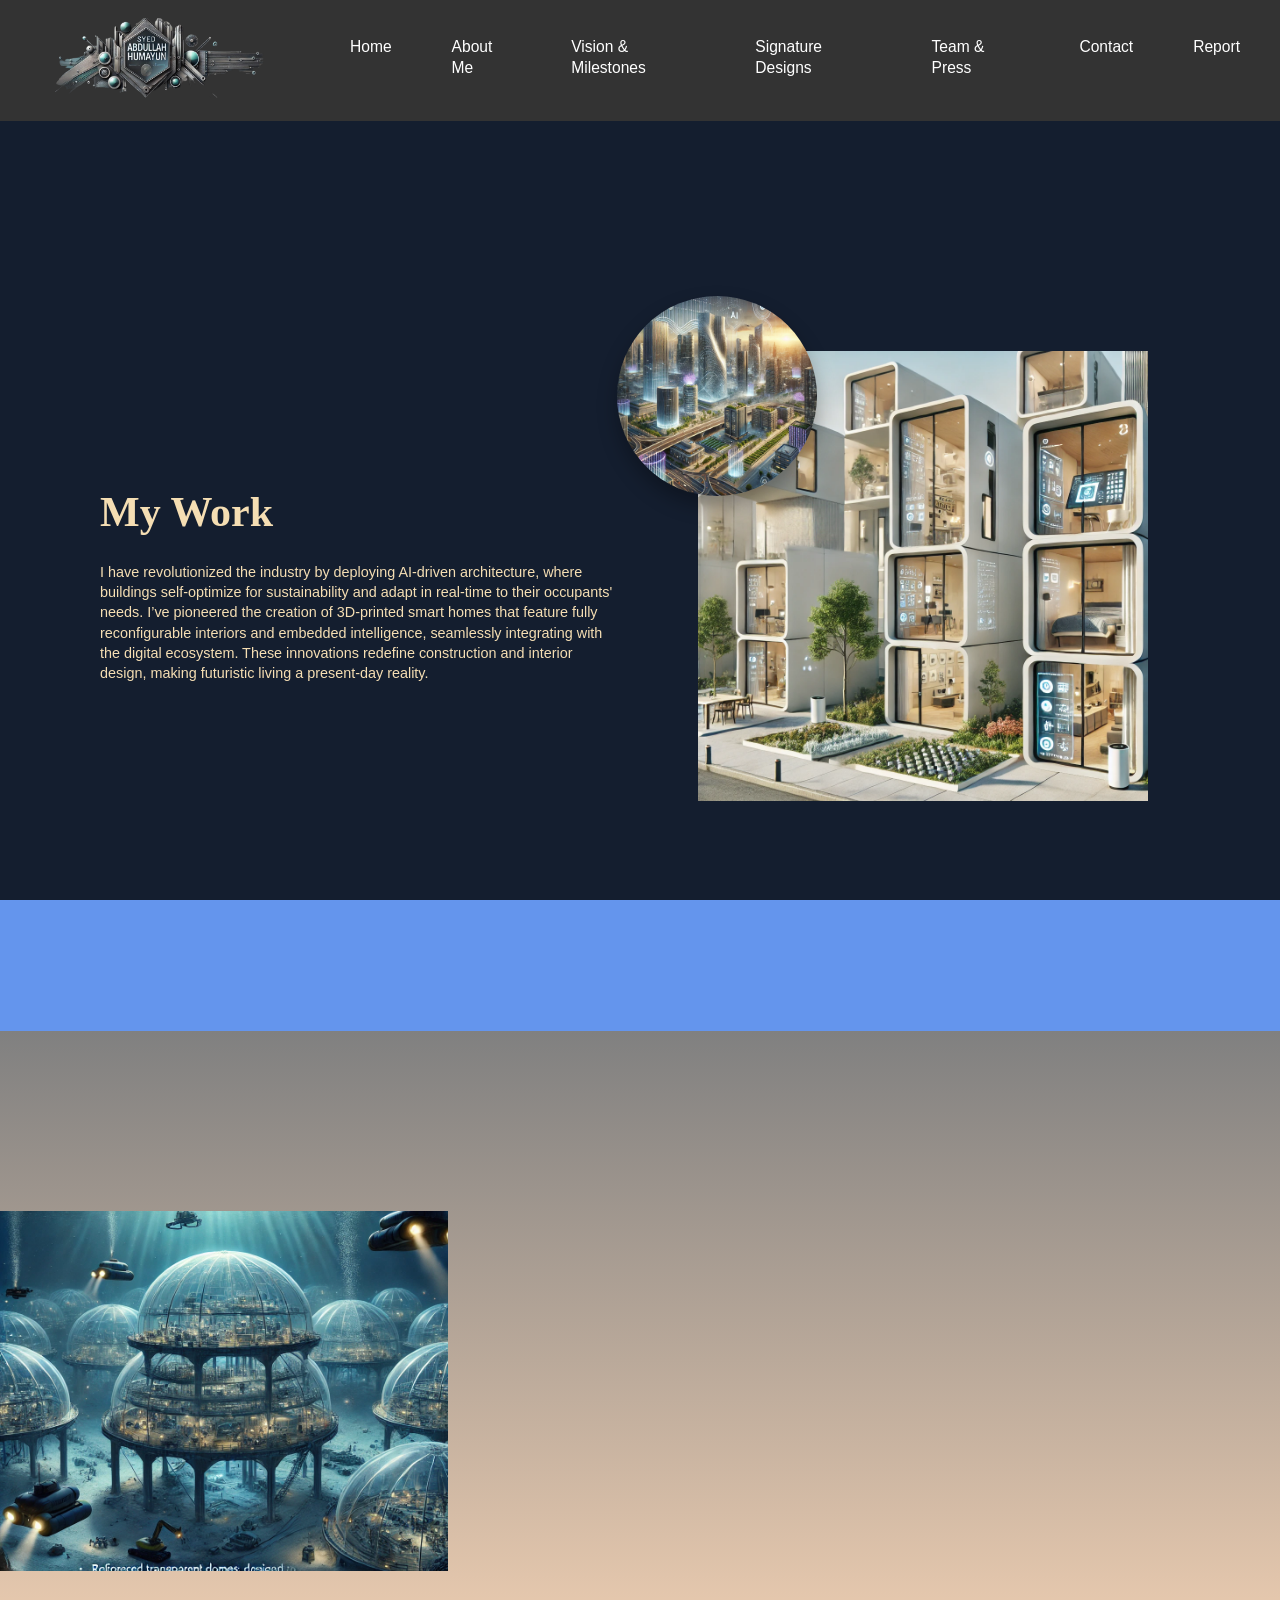
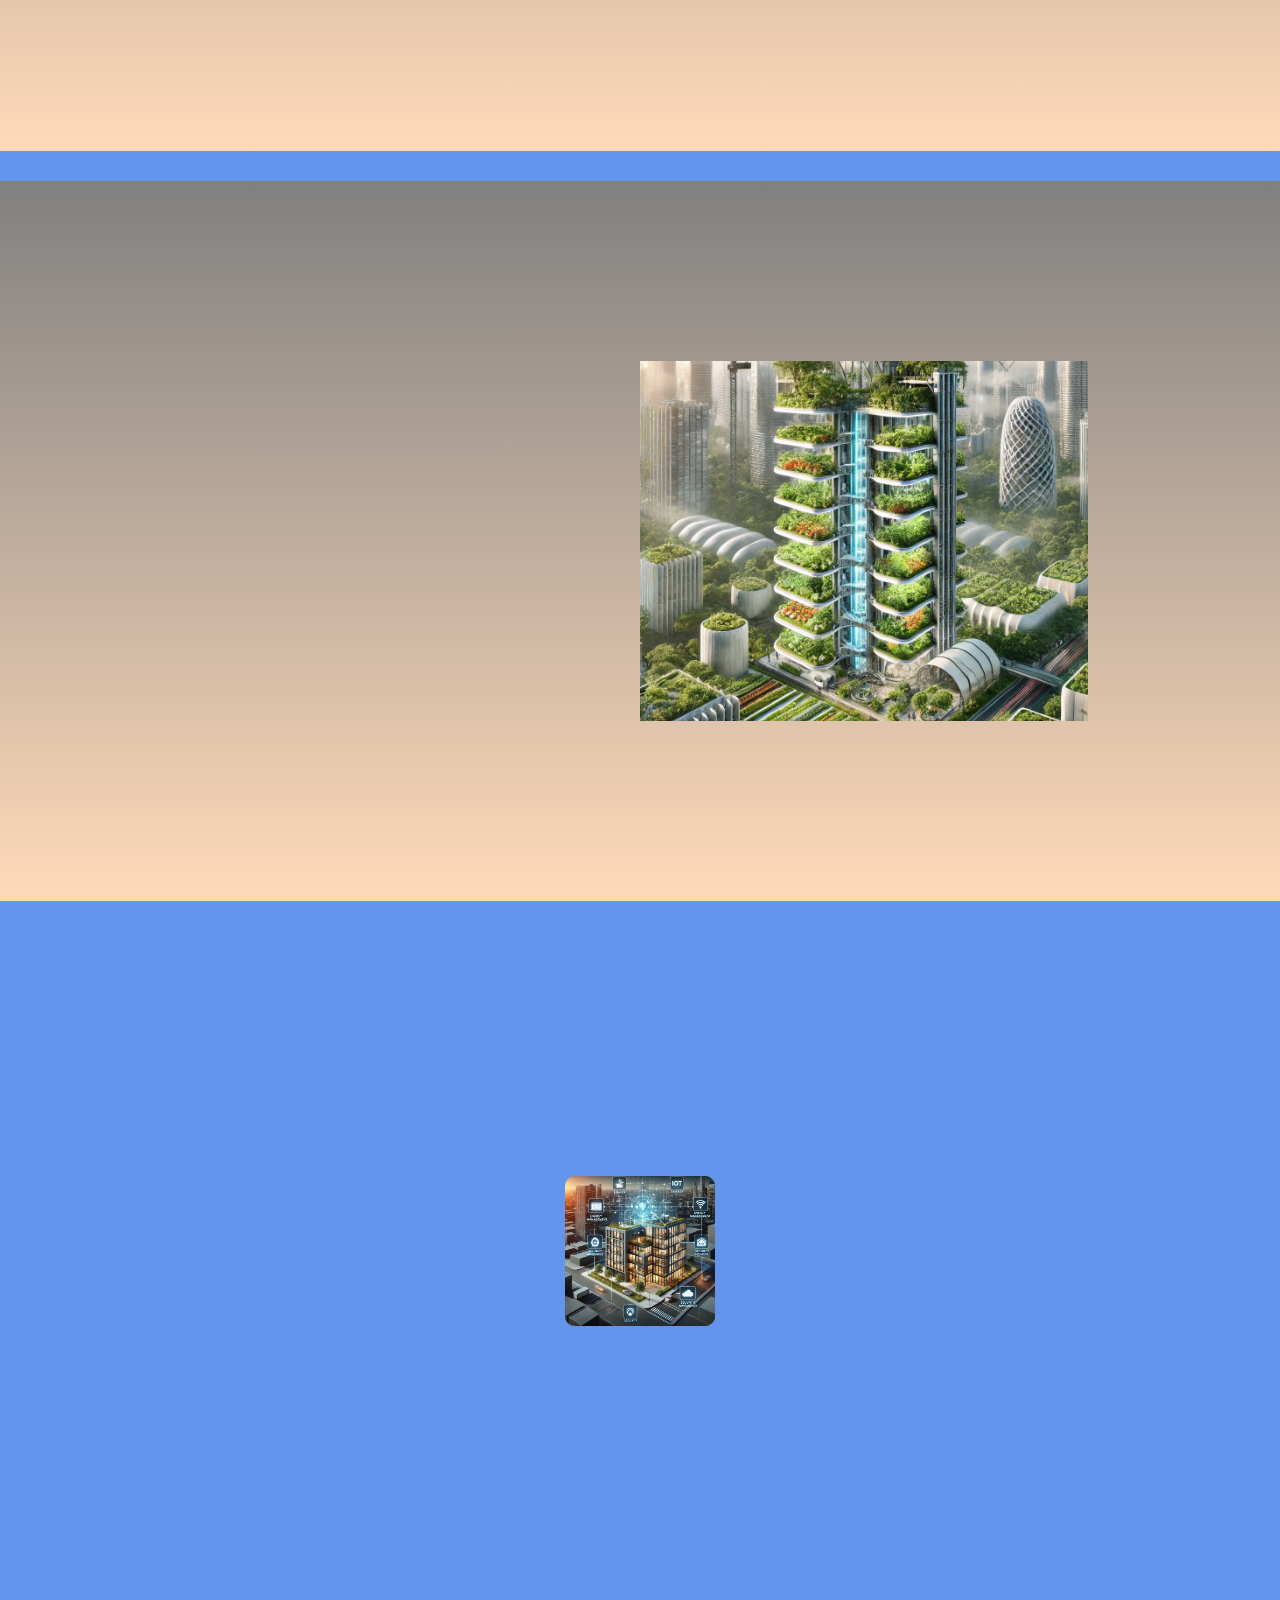
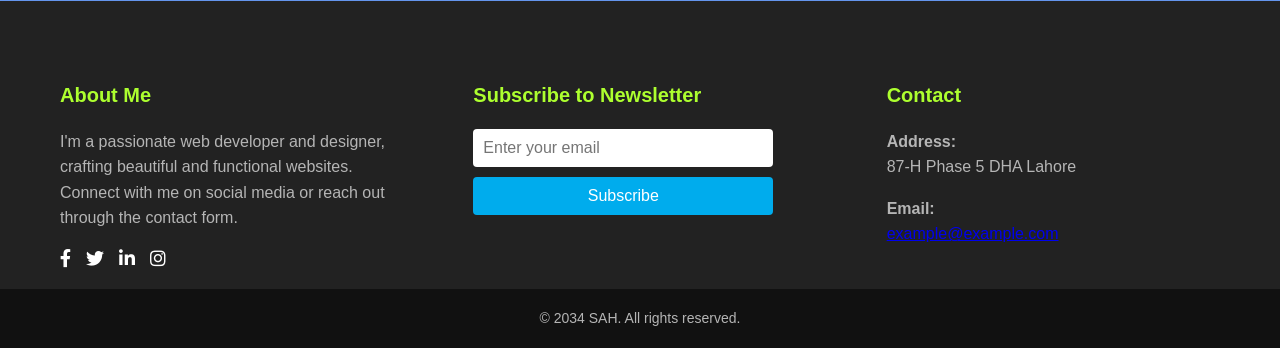
<file: my-works.html>
<!DOCTYPE html>
<html lang="en">
<head>
    <meta charset="UTF-8"> <!-- Character encoding set to UTF-8 for proper text rendering -->
    <meta name="viewport" content="width=device-width, initial-scale=1.0"> <!-- Ensures responsive design on mobile devices -->
    <title>My Works | Future Persona</title> <!-- Title of the webpage -->
    <link rel="stylesheet" href="my-works.css"> <!-- Link to the external CSS file for styling -->
    <link rel="stylesheet" href="https://cdnjs.cloudflare.com/ajax/libs/font-awesome/5.15.4/css/all.min.css"> <!-- FontAwesome CSS for icons -->
</head>
<body>
<!-- Navigation Bar -->
<nav>
    <!-- Logo Section -->
    <div class="logo">
        <a href="index.html">
            <img src="images/logobg.png" alt="Logo" class="logo-img">
        </a>
    </div>
    <div class="menu-toggle">
        <span></span>
        <span></span>
        <span></span>
    </div>
    <!-- Navigation links for different sections/pages of the website -->
    <ul class="nav-links">
        <li><a href="index.html">Home</a></li> <!-- Link to the Home page -->
        <li><a href="about.html">About Me</a></li> <!-- Link to the About Me page -->
        <li><a href="future-plans.html" class="future-plans">Vision & Milestones</a></li> <!-- Link to the Vision & Milestones page -->
        <li class="dropdown">
            <a href="my-works.html" class="dropbtn">Signature Designs</a> <!-- Link to Signature Designs page with a dropdown menu -->
            <div class="dropdown-content">
                <!-- Links to specific projects within the Signature Designs page -->
                <a href="#work2">Underwater</a>
                <a href="#work3">Farm Towers</a>
                <a href="#work4">Architectural Showcase</a>
            </div>
        </li>
        <li><a href="team.html">Team & Press</a></li> <!-- Link to the Team & Press page -->
        <li><a href="contact.html">Contact</a></li> <!-- Link to the Contact page -->
        <li><a href="report.html">Report</a></li> <!-- Link to the Report page -->
    </ul>
</nav>

<!-- My Work Section -->
<section class="my-work-section">
    <div id="work1" class="text-container">
        <h2 class="section-title">My Work</h2> <!-- Title for the My Work section -->
        <p class="work-description">
            <!-- Description of the work done by the person/organization -->
            I have revolutionized the industry by deploying AI-driven architecture, where buildings self-optimize for sustainability and adapt in real-time to their occupants' needs. I’ve pioneered the creation of 3D-printed smart homes that feature fully reconfigurable interiors and embedded intelligence, seamlessly integrating with the digital ecosystem. These innovations redefine construction and interior design, making futuristic living a present-day reality.
        </p>
        <div class="decorative-element"></div> <!-- Decorative element to enhance visual appeal -->
    </div>
    <div class="image-container">
        <!-- Main image related to the work -->
        <img src="images/work1.webp" alt="1 pic" class="main-image">
        <!-- Background image to complement the main image -->
        <img src="images/work2.webp" alt="2 pic" class="background-image">
    </div>
</section>

<!-- Content Section 1: Underwater Megastructure -->
<div id="work2" class="content-container">
    <div class="image-box image-box-left">
        <img src="images/underground.webp" alt="Left Image"> <!-- Image of the Underwater Megastructure -->
    </div>
    <div class="text-box text-box-left">
        <h1>Underwater Megastructure</h1> <!-- Title of the project -->
        <p>
            <!-- Description of the Underwater Megastructure project -->
            The Underwater Megastructure provides sustainable oceanic habitats with panoramic views, built using advanced robotics and eco-friendly technology. This project harmonizes human habitation with the marine ecosystem, expanding living spaces beneath the sea.
        </p>
    </div>
</div>

<!-- Content Section 2: Vertical Farm Towers -->
<div id="work3" class="content-container">
    <div class="image-box image-box-right">
        <img src="images/tower.webp" alt="Right Image"> <!-- Image of the Vertical Farm Towers -->
    </div>
    <div class="text-box text-box-right">
        <h1>Vertical Farm Towers</h1> <!-- Title of the project -->
        <p>
            <!-- Description of the Vertical Farm Towers project -->
            The Vertical Farm Towers enable year-round urban agriculture by stacking lush, multi-layered crops within towering skyscrapers. Utilizing automated systems for irrigation and harvesting, these towers bring sustainable food production directly into city environments, reducing land use and enhancing food security.
        </p>
    </div>
</div>

<!-- Content Section 3: My Works Circle -->
<div id="work4" class="work-circle">
    <div class="circle-text">My Works</div> <!-- Center text in the work circle -->
    <!-- Work item 1: AI-Powered Urban Planning -->
    <div class="work-item" data-detail="AI-Powered Urban Planning
A software system using AI to optimize city layouts for traffic flow, green spaces, and emergency response, improving urban living efficiency.">
        <img src="images/ai-powered%20homes.webp" alt="Work 1"> <!-- Image related to AI-Powered Urban Planning -->
    </div>
    <!-- Work item 2: Blockchain-Based Supply Chain Management -->
    <div class="work-item" data-detail="Blockchain-Based Supply Chain Management
A blockchain system for tracking construction materials, ensuring transparency, reducing fraud, and improving efficiency from supplier to site.">
        <img src="images/blockchain.webp" alt="Work 2"> <!-- Image related to Blockchain-Based Supply Chain Management -->
    </div>
    <!-- Work item 3: Solar-Powered Desert Oasis -->
    <div class="work-item" data-detail="Solar-Powered Desert Oasis
A self-sustaining community in the desert, powered entirely by solar energy with advanced water recycling systems and lush green spaces.">
        <img src="images/desert%20solar.webp" alt="Work 3"> <!-- Image related to Solar-Powered Desert Oasis -->
    </div>
    <!-- Work item 4: Eco-Friendly Earth Shelters -->
    <div class="work-item" data-detail="Eco-Friendly Earth Shelters
Sustainable homes built into the earth, using natural insulation and green roofs, blending seamlessly into their surroundings for energy efficiency.">
        <img src="images/eco%20friendly.webp" alt="Work 2"> <!-- Image related to Eco-Friendly Earth Shelters -->
    </div>
    <!-- Work item 5: Floating Modular Homes -->
    <div class="work-item" data-detail="Floating Modular Homes
Innovative homes designed to float on water, adaptable to rising sea levels, with energy-efficient modular structures that can be expanded or relocated.">
        <img src="images/floating%20homes.webp" alt="Work 2"> <!-- Image related to Floating Modular Homes -->
    </div>
    <!-- Work item 6: Skybridge City -->
    <div class="work-item" data-detail="Skybridge City
A network of interconnected skyscrapers linked by transparent skybridges, maximizing urban density while offering breathtaking views and seamless transit.">
        <img src="images/skybridge.webp" alt="Work 2"> <!-- Image related to Skybridge City -->
    </div>
    <!-- Work item 7: Virtual Reality Construction Training -->
    <div class="work-item" data-detail="Virtual Reality Construction Training
A VR platform that trains construction workers in a risk-free environment, simulating real-world scenarios to enhance skills and reduce accidents.">
        <img src="images/vr%20construction.webp" alt="Work 2"> <!-- Image related to Virtual Reality Construction Training -->
    </div>
    <!-- Work item 8: Smart Building Automation System -->
    <div class="work-item" data-detail="Smart Building Automation System
An IoT-based platform that automates energy management, security, and maintenance in buildings, optimizing operations and reducing energy consumption.">
        <img src="images/smart.webp" alt="Work 2"> <!-- Image related to Smart Building Automation System -->
    </div>
    <!-- Add more work items as needed -->
</div>

<!-- Popup for displaying additional details -->
<div id="popup">
    <div id="popup-text"></div> <!-- Text content for the popup -->
    <span class="close-btn">&times;</span> <!-- Close button for the popup -->
</div>

<!-- Footer Section -->
<footer>
    <div class="footer-container">
        <!-- About Me section in the footer -->
        <div class="footer-left">
            <h3>About Me</h3> <!-- Title for the About Me section -->
            <p>
                I'm a passionate web developer and designer, crafting beautiful and functional websites. Connect with me on social media or reach out through the contact form.
            </p>
            <!-- Social media links -->
            <ul class="social-icons">
                <li><a href="https://www.facebook.com" target="_blank"><i class="fab fa-facebook-f"></i></a></li>
                <li><a href="https://www.twitter.com" target="_blank"><i class="fab fa-twitter"></i></a></li>
                <li><a href="https://www.linkedin.com" target="_blank"><i class="fab fa-linkedin-in"></i></a></li>
                <li><a href="https://www.instagram.com" target="_blank"><i class="fab fa-instagram"></i></a></li>
            </ul>
        </div>
        <!-- Newsletter subscription section in the footer -->
        <div class="footer-center">
            <h3>Subscribe to Newsletter</h3> <!-- Title for the Newsletter subscription -->
            <form class="newsletter-form" action="#" method="POST">
                <input type="email" name="email" placeholder="Enter your email" required> <!-- Input field for email subscription -->
                <button type="submit">Subscribe</button> <!-- Subscribe button -->
            </form>
        </div>
        <!-- Contact information section in the footer -->
        <div class="footer-right">
            <h3>Contact</h3> <!-- Title for the Contact section -->
            <p>
                <strong>Address:</strong><br>
                87-H Phase 5 DHA Lahore <!-- Address details -->
            </p>
            <p>
                <strong>Email:</strong><br>
                <a href="mailto:example@example.com">example@example.com</a> <!-- Email link -->
            </p>
        </div>
    </div>
    <div class="footer-bottom">
        <p>&copy; 2034 SAH. All rights reserved.</p> <!-- Copyright information -->
    </div>
</footer>

<!-- Link to external JavaScript file -->
<script src="my-works.js"></script>
</body>
</html>
</file>
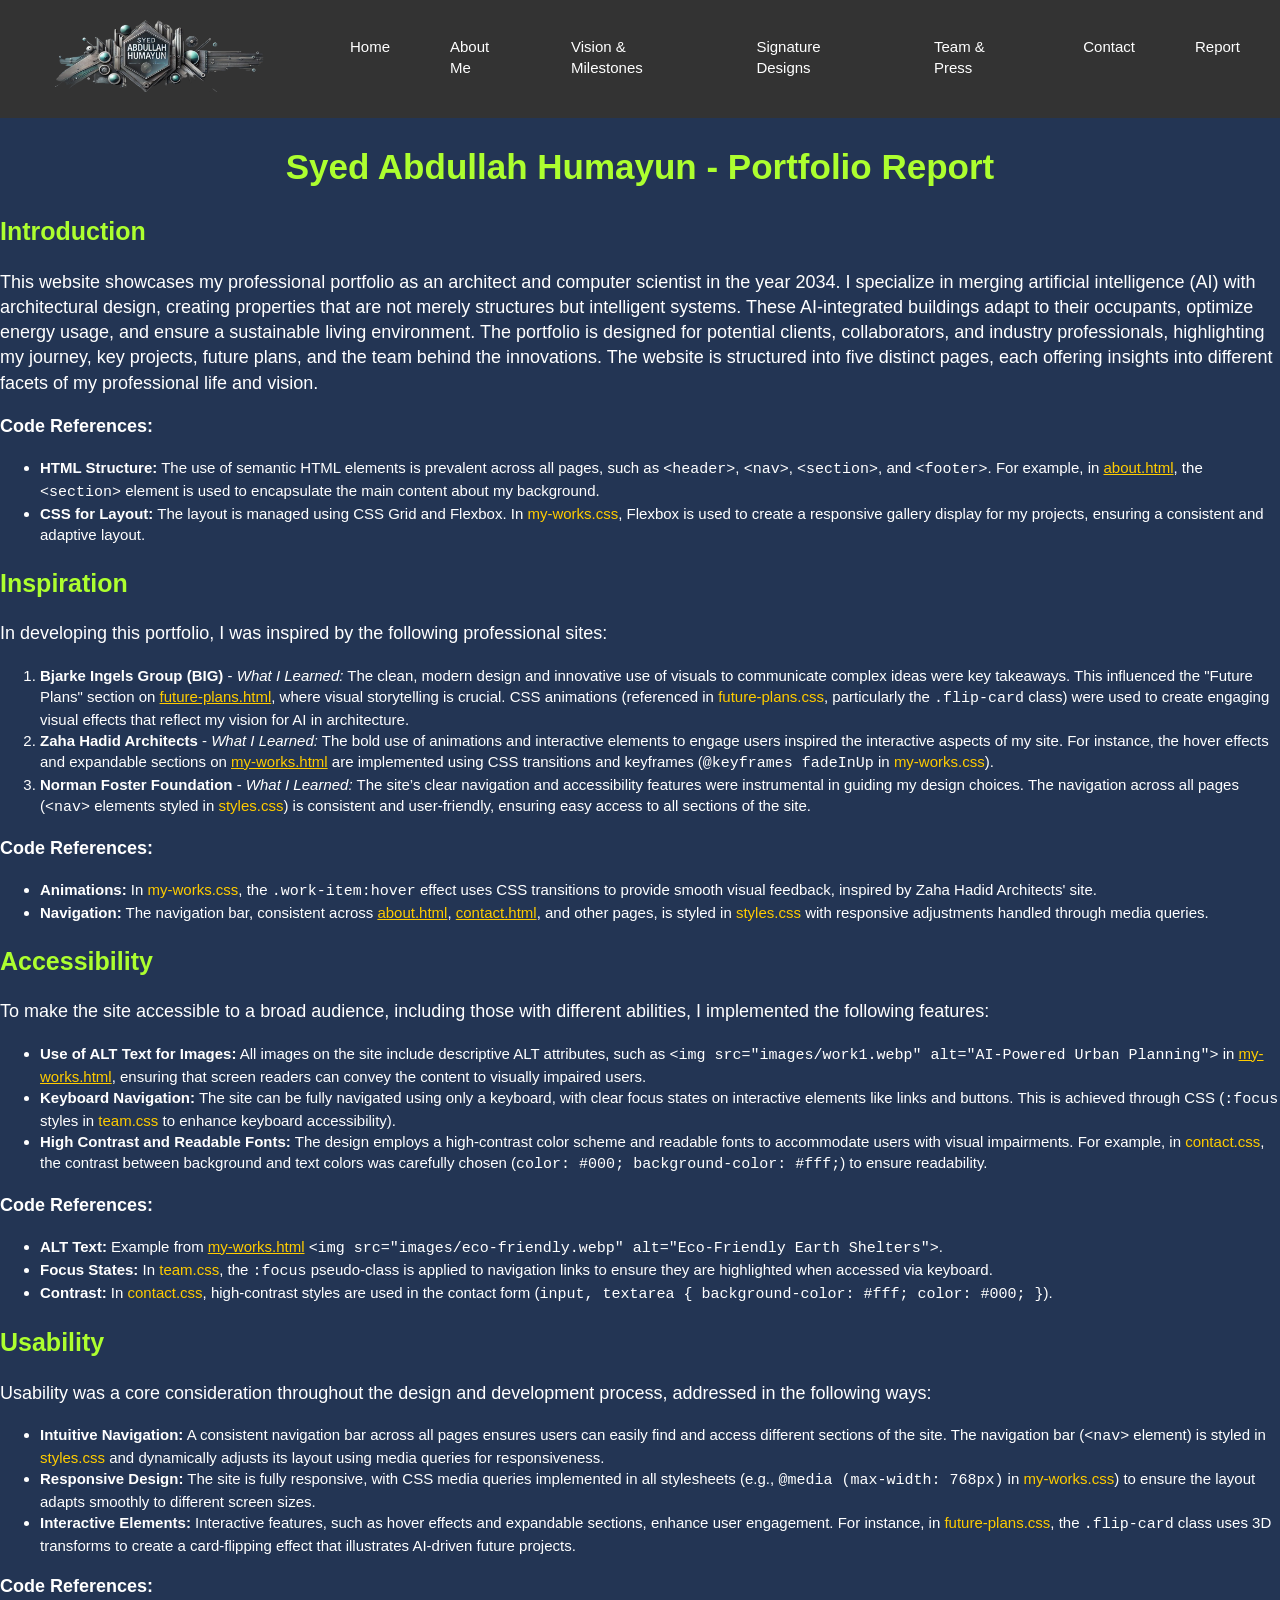
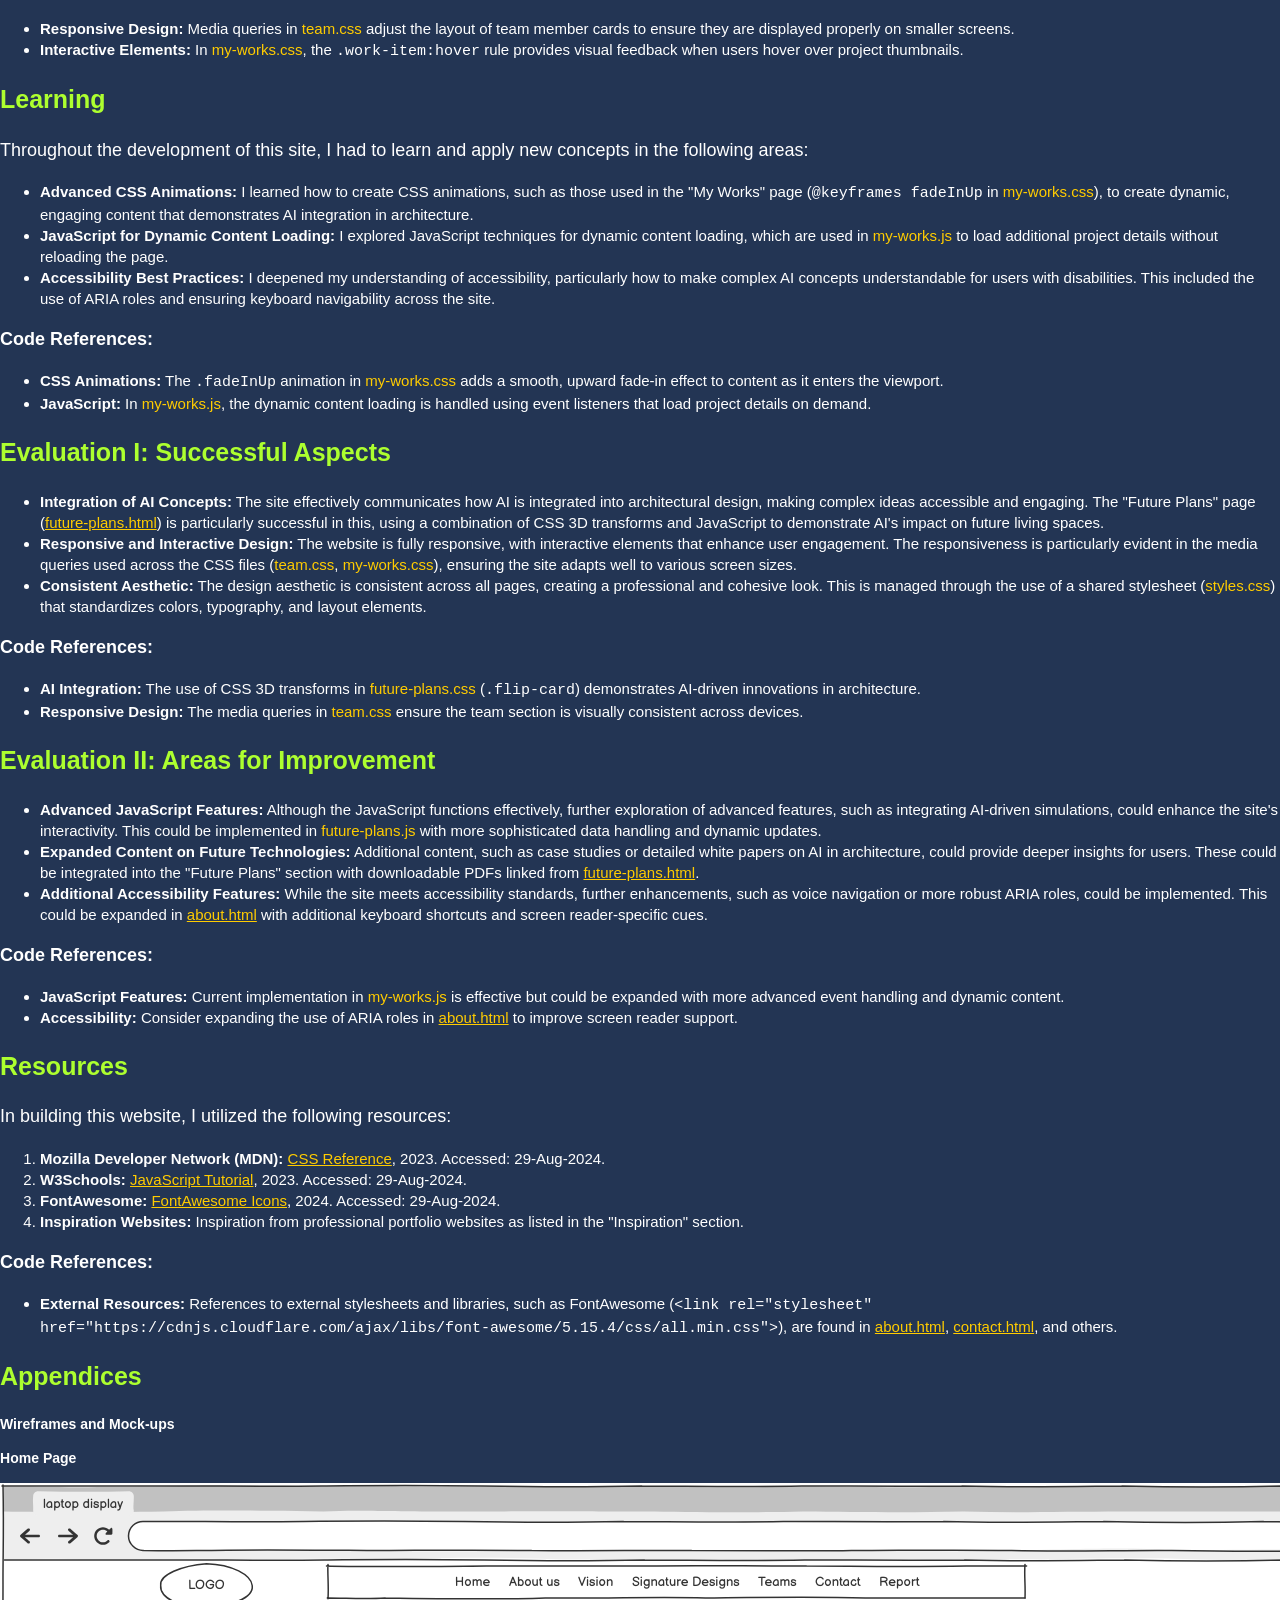
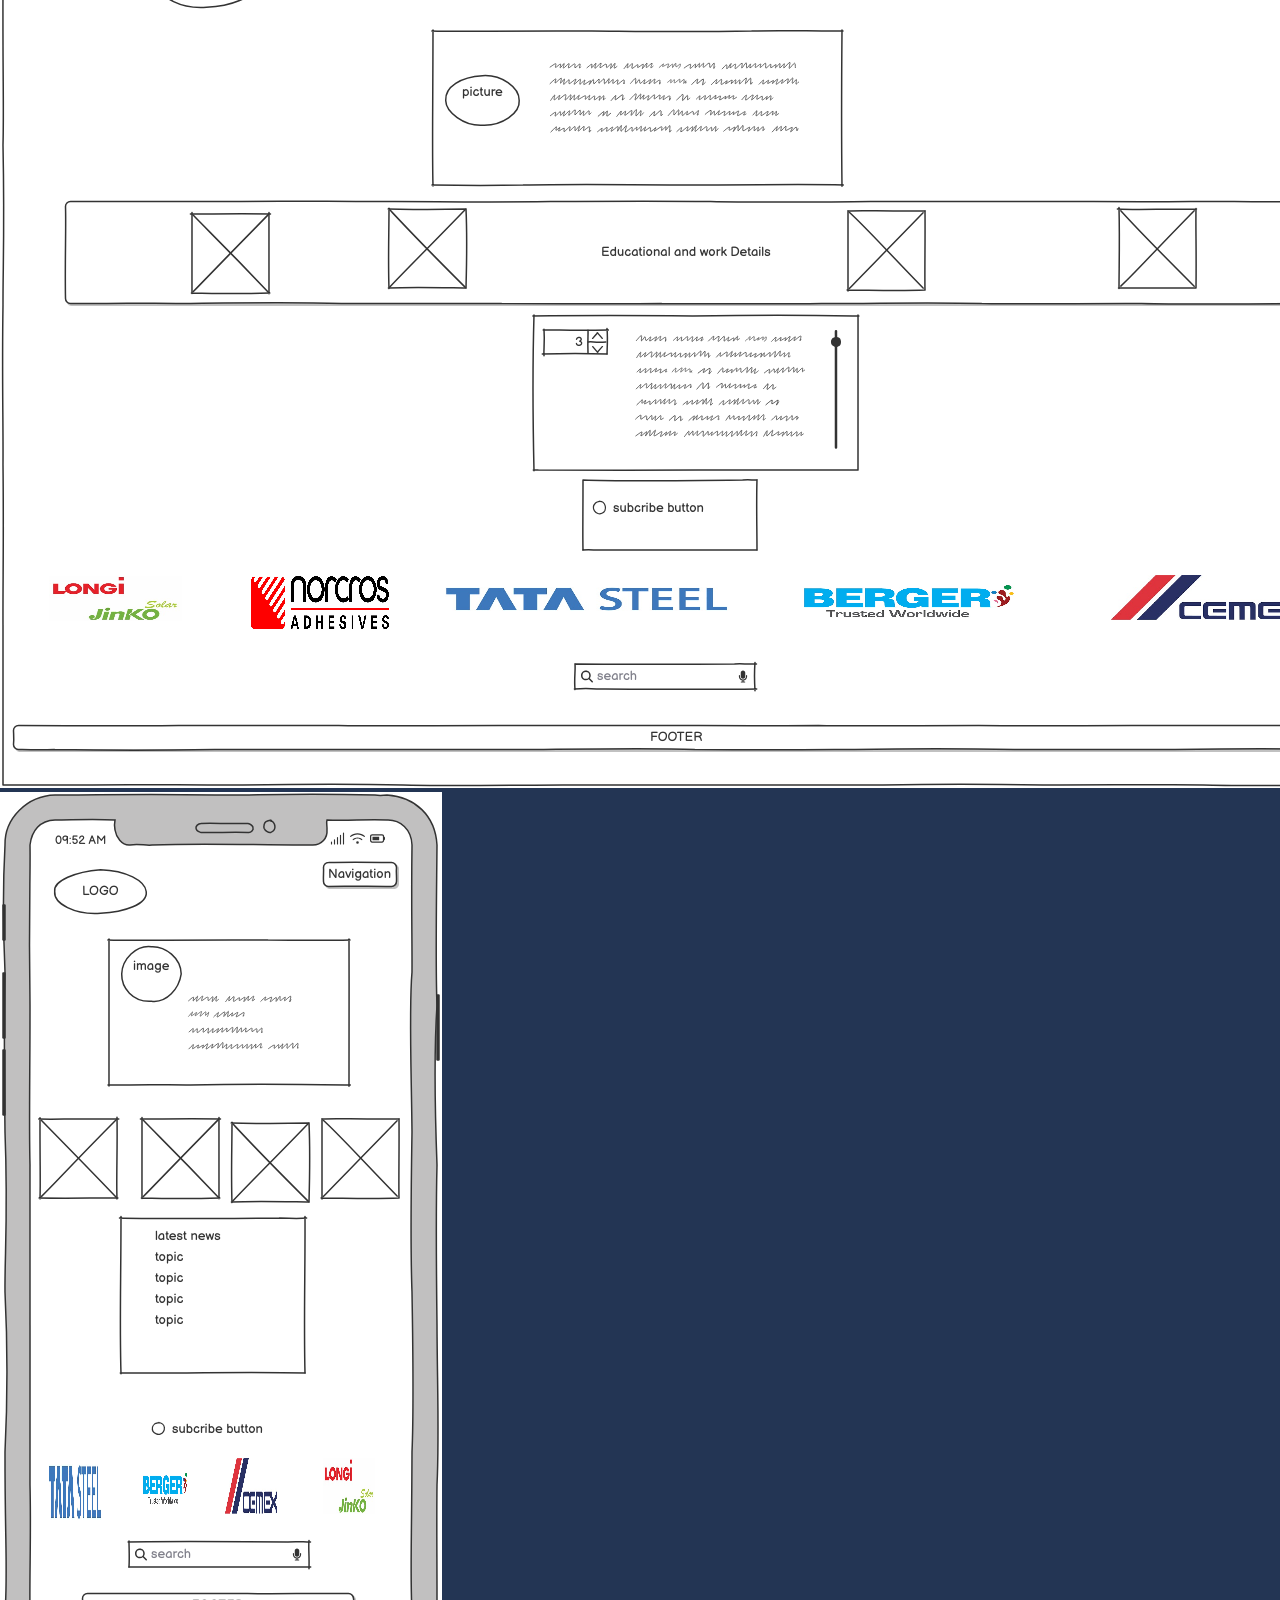
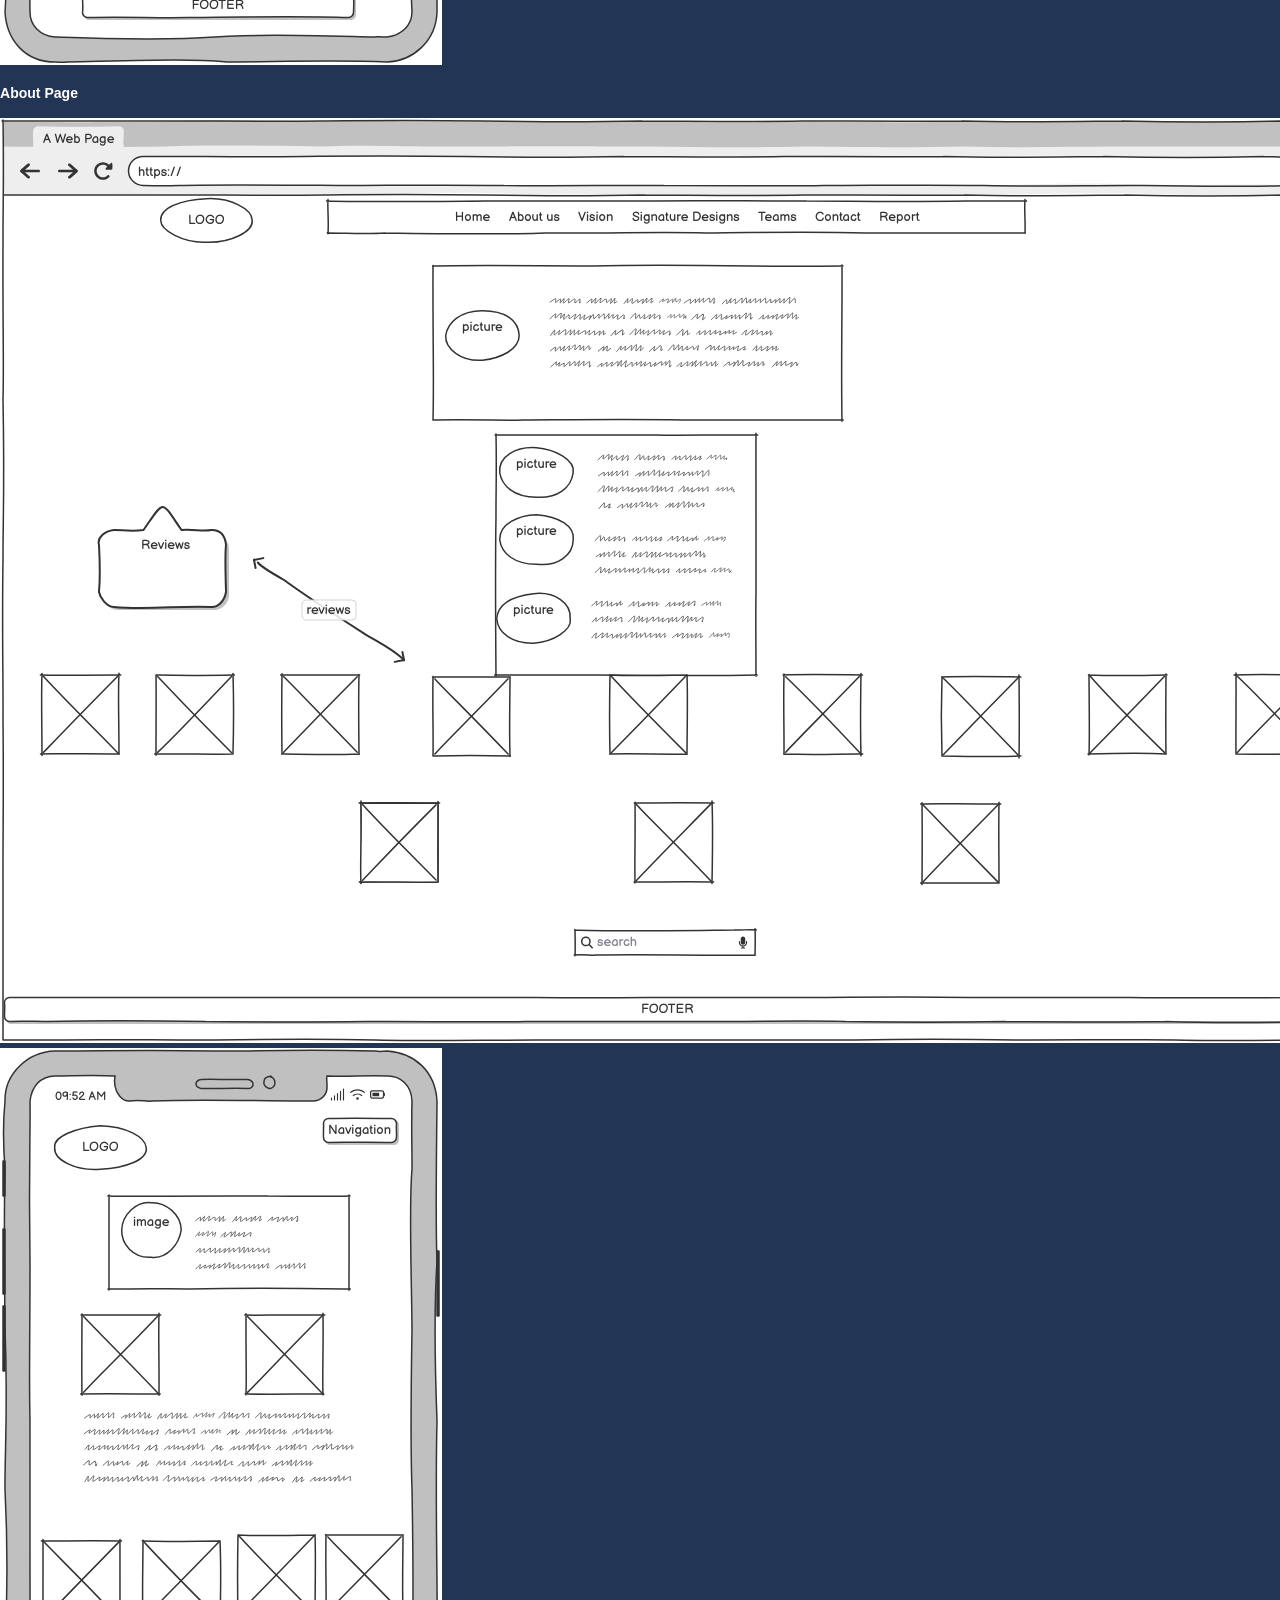
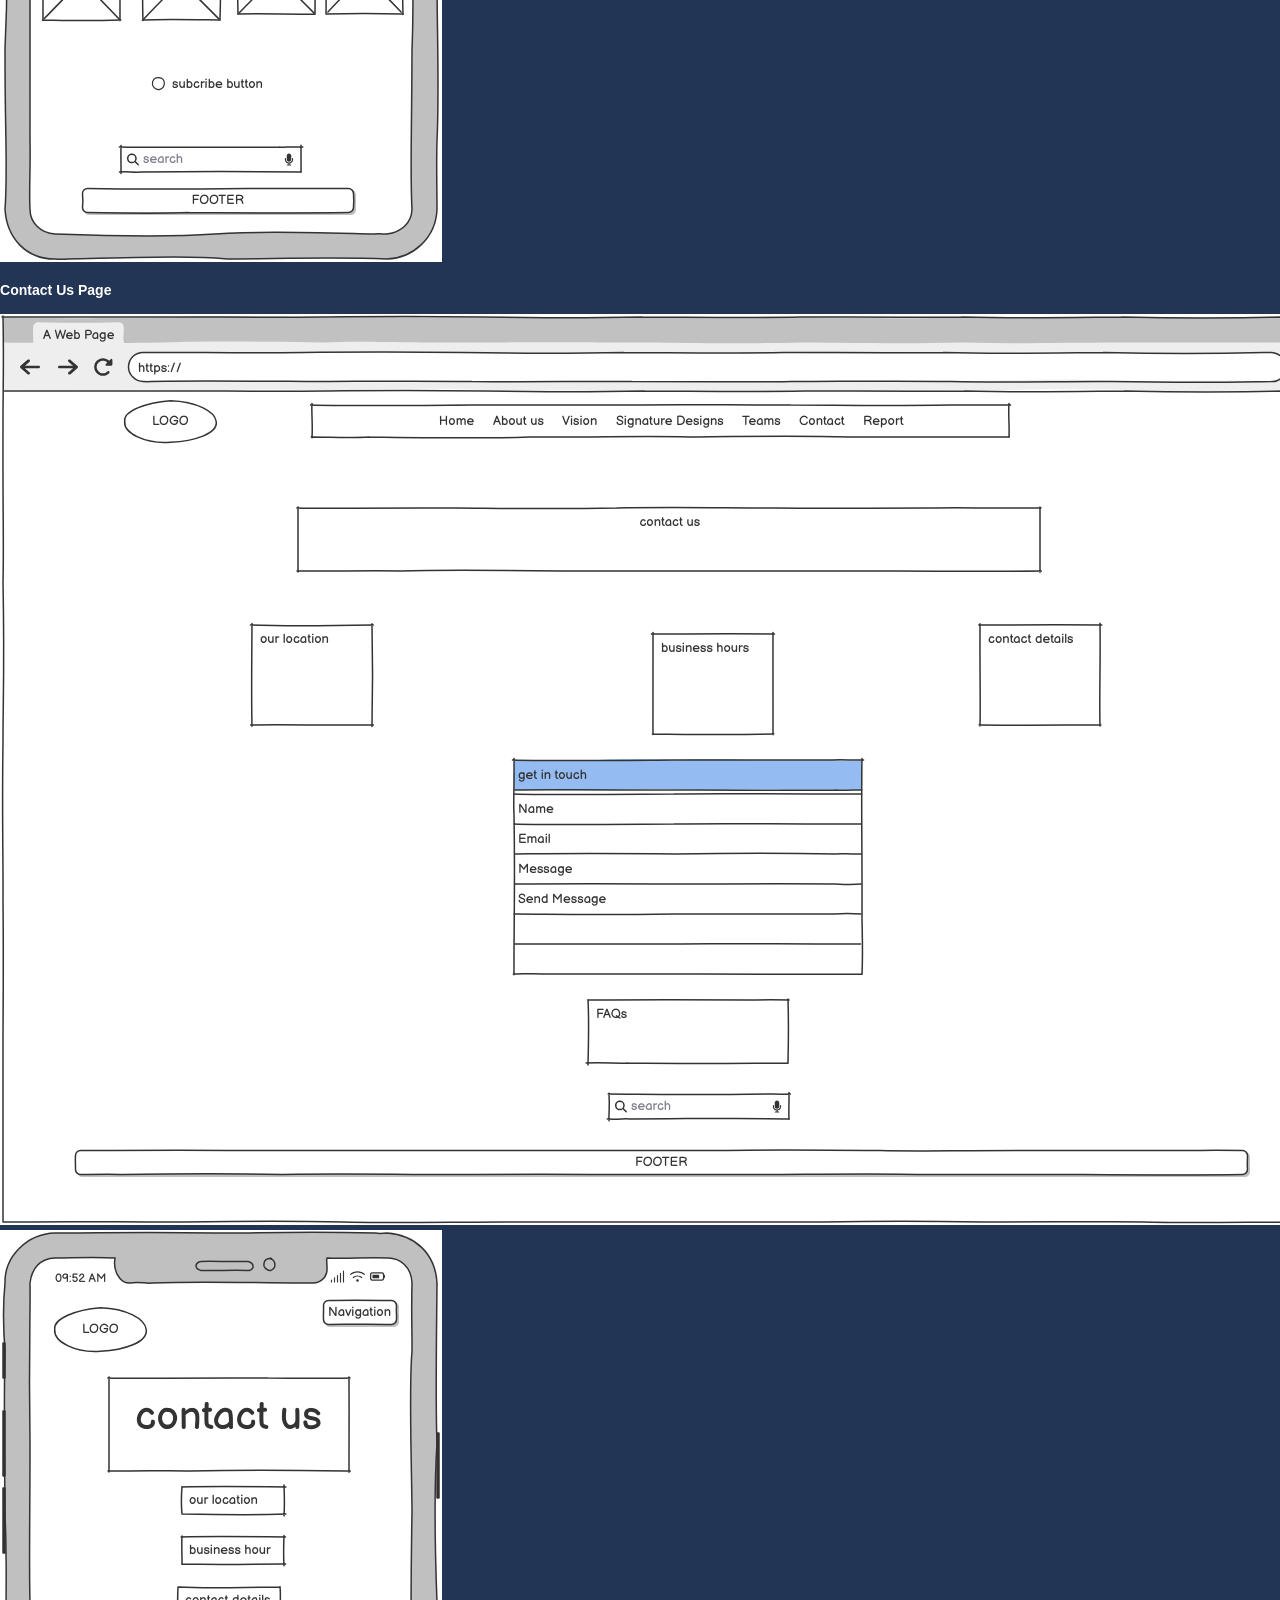
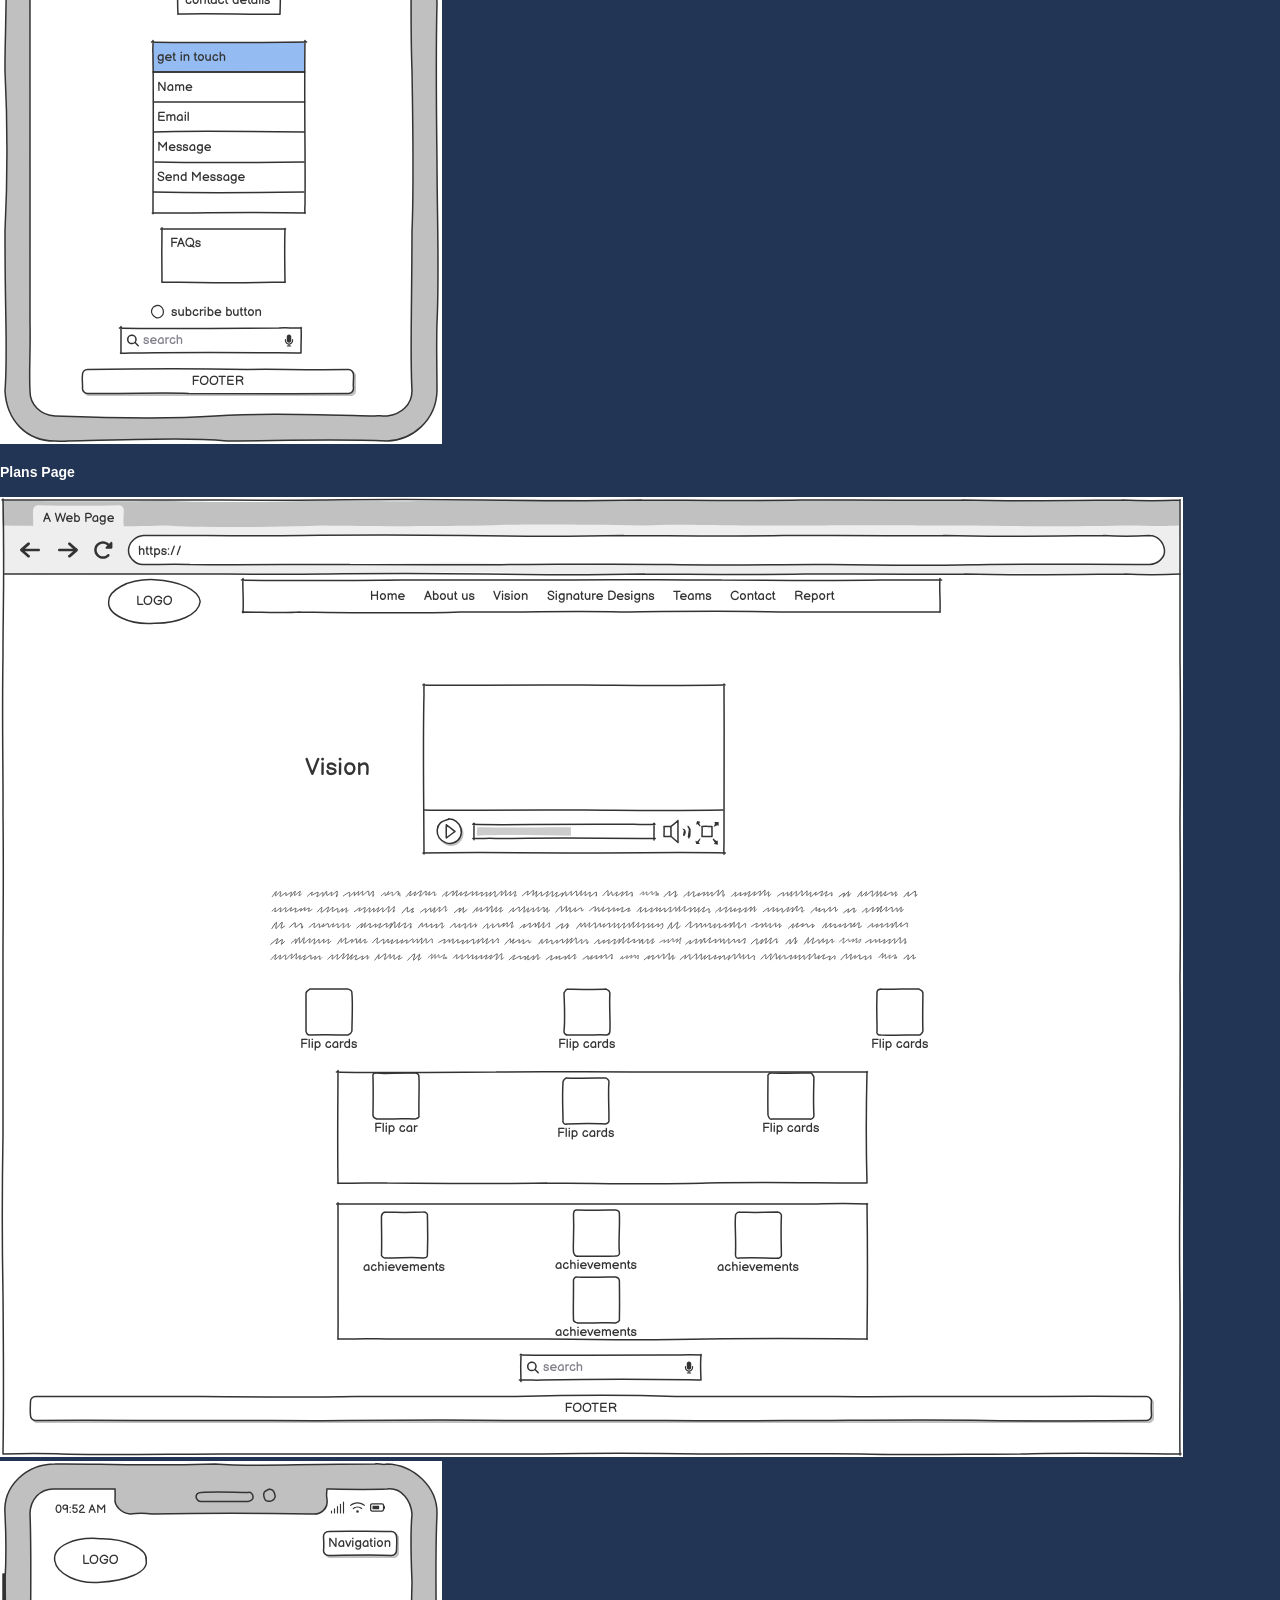
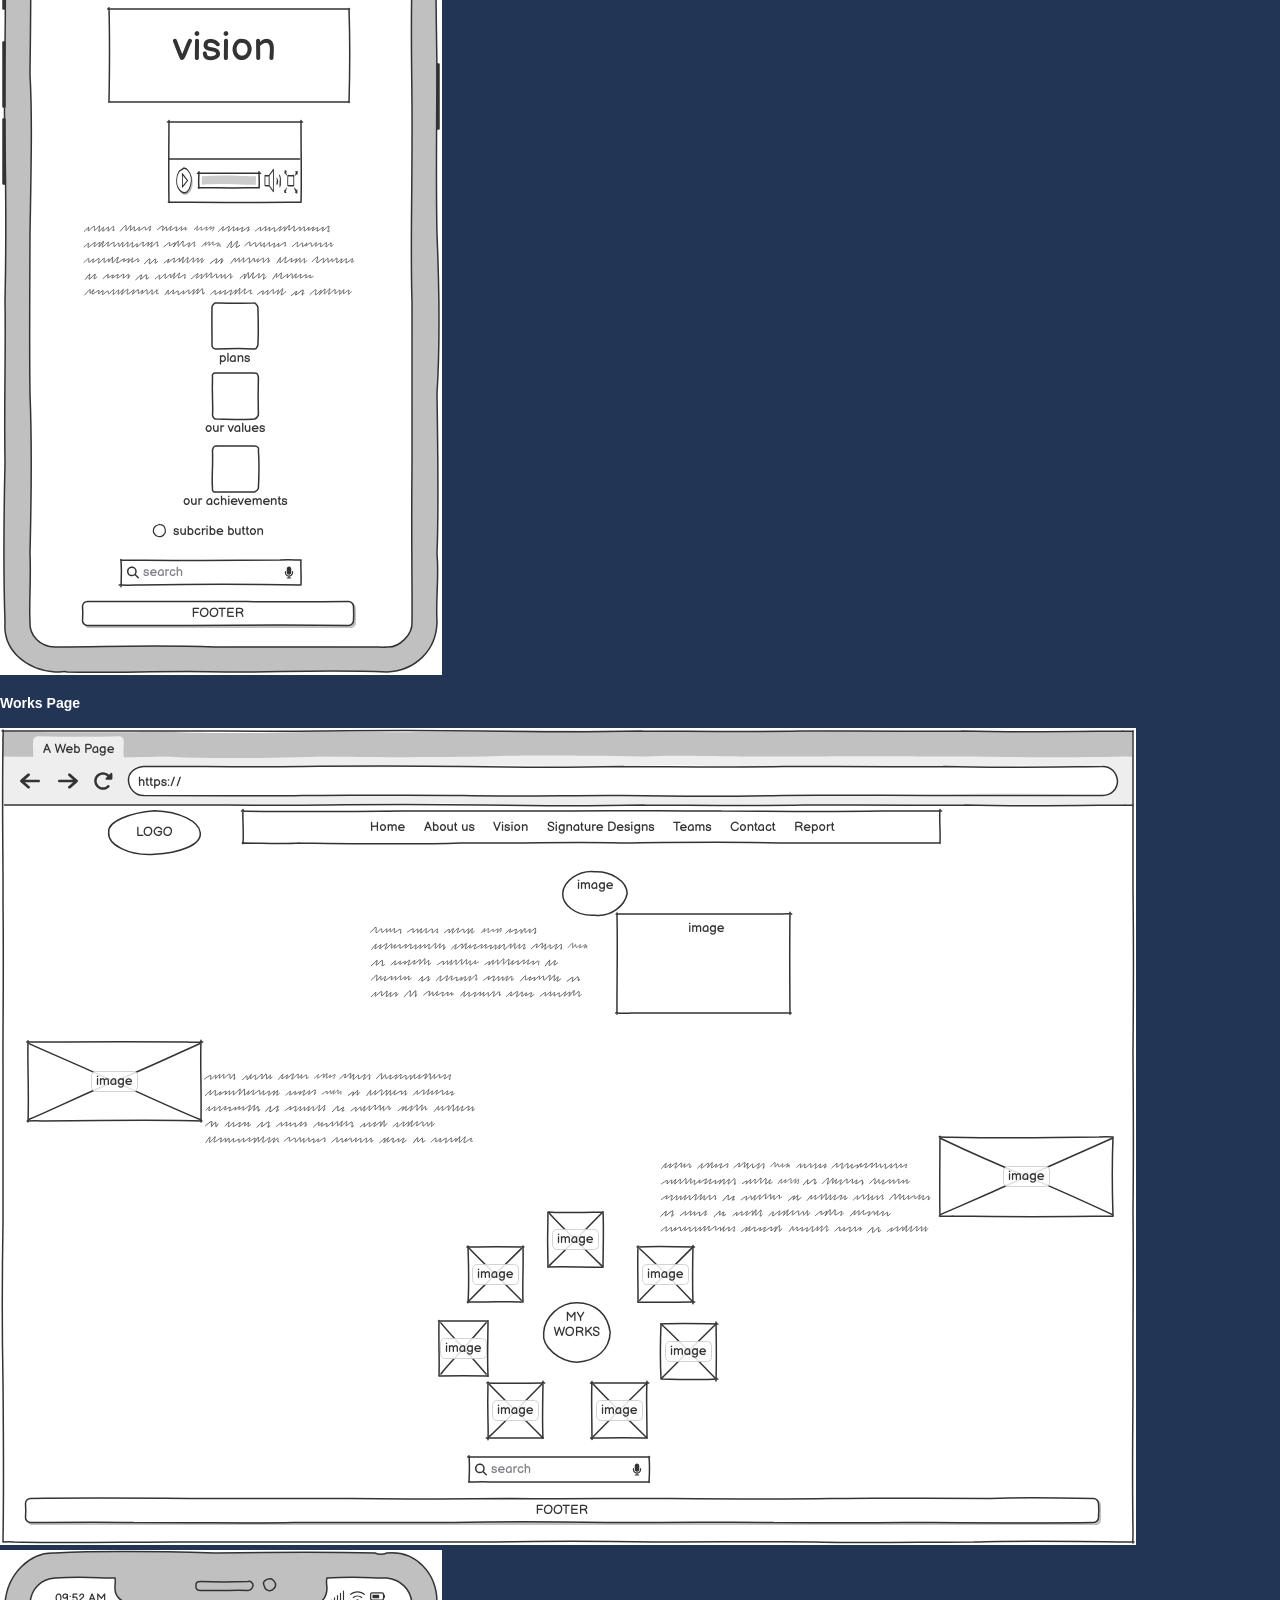
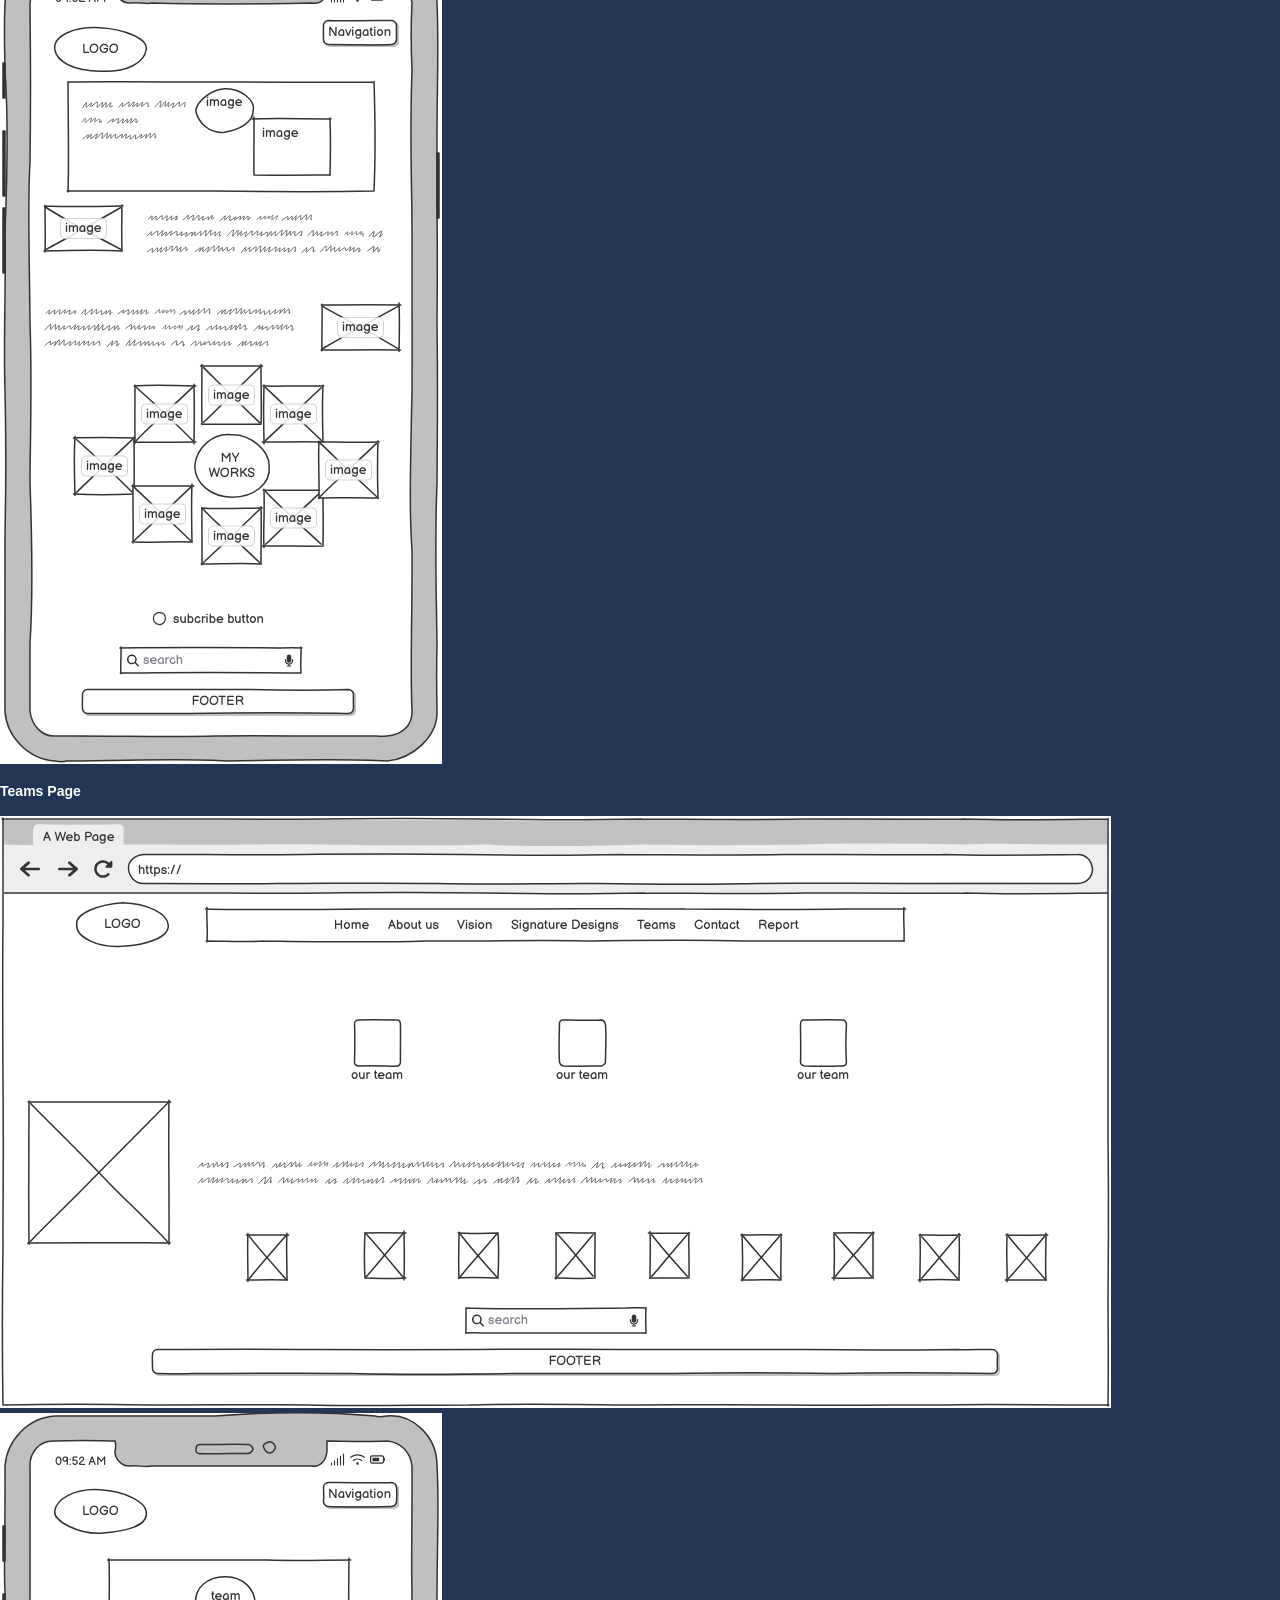
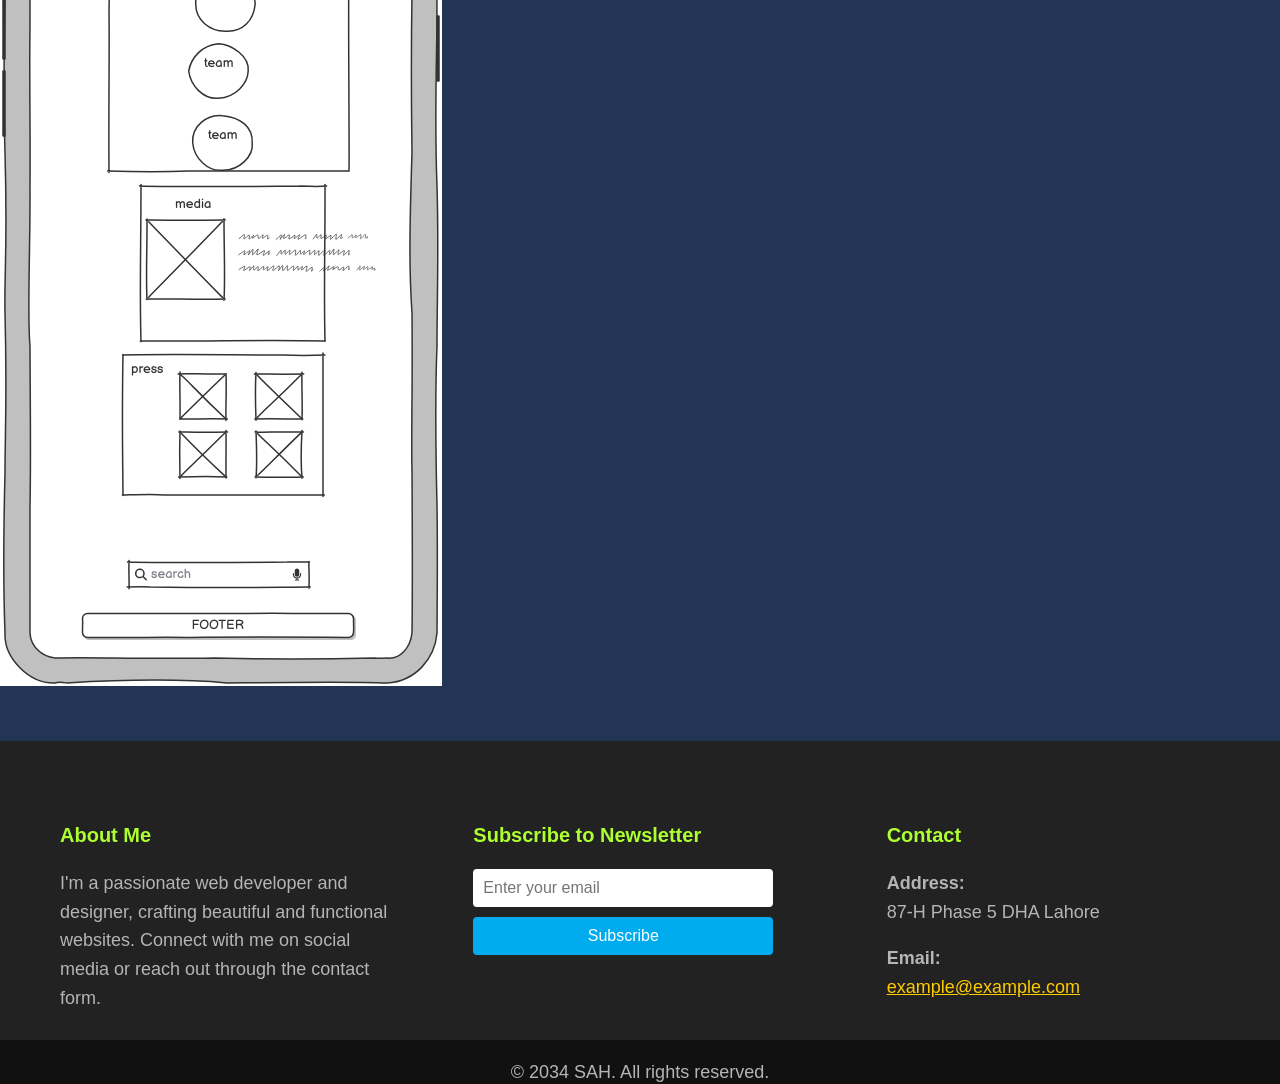
<file: report.html>
<!DOCTYPE html>
<html lang="en">
<head>
  <meta charset="UTF-8"> <!-- Character encoding set to UTF-8 for proper text rendering -->
  <meta name="viewport" content="width=device-width, initial-scale=1.0"> <!-- Ensures responsive design on mobile devices -->
  <title>Project Report | Future Persona</title> <!-- Title of the webpage -->
  <link rel="stylesheet" href="report.css"> <!-- Link to your CSS file for styling -->
  <script src="report.js" defer></script> <!-- Link to your JavaScript file, deferred to load after HTML -->
</head>
<body>
<!-- Navigation Bar -->
<nav>
  <!-- Logo Section -->
  <div class="logo">
    <a href="index.html">
      <img src="images/logobg.png" alt="Logo" class="logo-img">
    </a>
  </div>
  <div class="menu-toggle">
    <span></span>
    <span></span>
    <span></span>
  </div>
  <!-- Navigation links for different sections/pages of the website -->
  <ul class="nav-links">
    <li><a href="index.html">Home</a></li> <!-- Link to the Home page -->
    <li><a href="about.html">About Me</a></li> <!-- Link to the About Me page -->
    <li><a href="future-plans.html" class="future-plans">Vision & Milestones</a></li> <!-- Link to the Vision & Milestones page -->
    <li class="dropdown">
      <a href="my-works.html" class="dropbtn">Signature Designs</a> <!-- Link to Signature Designs page with a dropdown menu -->
      <div class="dropdown-content">
        <!-- Links to specific projects within the Signature Designs page -->
        <a href="my-works.html#work2">Underwater</a>
        <a href="my-works.html#work3">Farm Towers</a>
        <a href="my-works.html#work4">Architectural Showcase</a>
      </div>
    </li>
    <li><a href="team.html">Team & Press</a></li> <!-- Link to the Team & Press page -->
    <li><a href="contact.html">Contact</a></li> <!-- Link to the Contact page -->
    <li><a href="report.html">Report</a></li> <!-- Link to the Report page -->
  </ul>
</nav>

<!-- Header Section -->
<header>
  <h1>Syed Abdullah Humayun - Portfolio Report</h1> <!-- Main title for the report -->
</header>

<!-- Introduction Section -->
<section id="introduction">
  <h2>Introduction</h2> <!-- Title of the introduction section -->
  <p>
    This website showcases my professional portfolio as an architect and computer scientist in the year 2034. I specialize in merging artificial intelligence (AI) with architectural design, creating properties that are not merely structures but intelligent systems. These AI-integrated buildings adapt to their occupants, optimize energy usage, and ensure a sustainable living environment. The portfolio is designed for potential clients, collaborators, and industry professionals, highlighting my journey, key projects, future plans, and the team behind the innovations. The website is structured into five distinct pages, each offering insights into different facets of my professional life and vision.
  </p>
  <p><strong>Code References:</strong></p>
  <ul>
    <li><strong>HTML Structure:</strong> The use of semantic HTML elements is prevalent across all pages, such as <code>&lt;header&gt;</code>, <code>&lt;nav&gt;</code>, <code>&lt;section&gt;</code>, and <code>&lt;footer&gt;</code>. For example, in <a href="about.html">about.html</a>, the <code>&lt;section&gt;</code> element is used to encapsulate the main content about my background.</li>
    <li><strong>CSS for Layout:</strong> The layout is managed using CSS Grid and Flexbox. In <a>my-works.css</a>, Flexbox is used to create a responsive gallery display for my projects, ensuring a consistent and adaptive layout.</li>
  </ul>
</section>

<!-- Inspiration Section -->
<section id="inspiration">
  <h2>Inspiration</h2> <!-- Title of the inspiration section -->
  <p>In developing this portfolio, I was inspired by the following professional sites:</p>
  <ol>
    <li>
      <strong>Bjarke Ingels Group (BIG)</strong> - <em>What I Learned:</em> The clean, modern design and innovative use of visuals to communicate complex ideas were key takeaways. This influenced the "Future Plans" section on <a href="future-plans.html">future-plans.html</a>, where visual storytelling is crucial. CSS animations (referenced in <a>future-plans.css</a>, particularly the <code>.flip-card</code> class) were used to create engaging visual effects that reflect my vision for AI in architecture.
    </li>
    <li>
      <strong>Zaha Hadid Architects</strong> - <em>What I Learned:</em> The bold use of animations and interactive elements to engage users inspired the interactive aspects of my site. For instance, the hover effects and expandable sections on <a href="my-works.html">my-works.html</a> are implemented using CSS transitions and keyframes (<code>@keyframes fadeInUp</code> in <a>my-works.css</a>).
    </li>
    <li>
      <strong>Norman Foster Foundation</strong> - <em>What I Learned:</em> The site’s clear navigation and accessibility features were instrumental in guiding my design choices. The navigation across all pages (<code>&lt;nav&gt;</code> elements styled in <a>styles.css</a>) is consistent and user-friendly, ensuring easy access to all sections of the site.
    </li>
  </ol>
  <p><strong>Code References:</strong></p>
  <ul>
    <li><strong>Animations:</strong> In <a>my-works.css</a>, the <code>.work-item:hover</code> effect uses CSS transitions to provide smooth visual feedback, inspired by Zaha Hadid Architects' site.</li>
    <li><strong>Navigation:</strong> The navigation bar, consistent across <a href="about.html">about.html</a>, <a href="contact.html">contact.html</a>, and other pages, is styled in <a>styles.css</a> with responsive adjustments handled through media queries.</li>
  </ul>
</section>

<!-- Accessibility Section -->
<section id="accessibility">
  <h2>Accessibility</h2> <!-- Title of the accessibility section -->
  <p>To make the site accessible to a broad audience, including those with different abilities, I implemented the following features:</p>
  <ul>
    <li>
      <strong>Use of ALT Text for Images:</strong> All images on the site include descriptive ALT attributes, such as <code>&lt;img src="images/work1.webp" alt="AI-Powered Urban Planning"&gt;</code> in <a href="my-works.html">my-works.html</a>, ensuring that screen readers can convey the content to visually impaired users.
    </li>
    <li>
      <strong>Keyboard Navigation:</strong> The site can be fully navigated using only a keyboard, with clear focus states on interactive elements like links and buttons. This is achieved through CSS (<code>:focus</code> styles in <a>team.css</a> to enhance keyboard accessibility).
    </li>
    <li>
      <strong>High Contrast and Readable Fonts:</strong> The design employs a high-contrast color scheme and readable fonts to accommodate users with visual impairments. For example, in <a>contact.css</a>, the contrast between background and text colors was carefully chosen (<code>color: #000; background-color: #fff;</code>) to ensure readability.
    </li>
  </ul>
  <p><strong>Code References:</strong></p>
  <ul>
    <li><strong>ALT Text:</strong> Example from <a href="my-works.html">my-works.html</a> <code>&lt;img src="images/eco-friendly.webp" alt="Eco-Friendly Earth Shelters"&gt;</code>.</li>
    <li><strong>Focus States:</strong> In <a>team.css</a>, the <code>:focus</code> pseudo-class is applied to navigation links to ensure they are highlighted when accessed via keyboard.</li>
    <li><strong>Contrast:</strong> In <a>contact.css</a>, high-contrast styles are used in the contact form (<code>input, textarea { background-color: #fff; color: #000; }</code>).</li>
  </ul>
</section>

<!-- Usability Section -->
<section id="usability">
  <h2>Usability</h2> <!-- Title of the usability section -->
  <p>Usability was a core consideration throughout the design and development process, addressed in the following ways:</p>
  <ul>
    <li>
      <strong>Intuitive Navigation:</strong> A consistent navigation bar across all pages ensures users can easily find and access different sections of the site. The navigation bar (<code>&lt;nav&gt;</code> element) is styled in <a>styles.css</a> and dynamically adjusts its layout using media queries for responsiveness.
    </li>
    <li>
      <strong>Responsive Design:</strong> The site is fully responsive, with CSS media queries implemented in all stylesheets (e.g., <code>@media (max-width: 768px)</code> in <a>my-works.css</a>) to ensure the layout adapts smoothly to different screen sizes.
    </li>
    <li>
      <strong>Interactive Elements:</strong> Interactive features, such as hover effects and expandable sections, enhance user engagement. For instance, in <a>future-plans.css</a>, the <code>.flip-card</code> class uses 3D transforms to create a card-flipping effect that illustrates AI-driven future projects.
    </li>
  </ul>
  <p><strong>Code References:</strong></p>
  <ul>
    <li><strong>Responsive Design:</strong> Media queries in <a>team.css</a> adjust the layout of team member cards to ensure they are displayed properly on smaller screens.</li>
    <li><strong>Interactive Elements:</strong> In <a>my-works.css</a>, the <code>.work-item:hover</code> rule provides visual feedback when users hover over project thumbnails.</li>
  </ul>
</section>

<!-- Learning Section -->
<section id="learning">
  <h2>Learning</h2> <!-- Title of the learning section -->
  <p>Throughout the development of this site, I had to learn and apply new concepts in the following areas:</p>
  <ul>
    <li><strong>Advanced CSS Animations:</strong> I learned how to create CSS animations, such as those used in the "My Works" page (<code>@keyframes fadeInUp</code> in <a>my-works.css</a>), to create dynamic, engaging content that demonstrates AI integration in architecture.</li>
    <li><strong>JavaScript for Dynamic Content Loading:</strong> I explored JavaScript techniques for dynamic content loading, which are used in <a>my-works.js</a> to load additional project details without reloading the page.</li>
    <li><strong>Accessibility Best Practices:</strong> I deepened my understanding of accessibility, particularly how to make complex AI concepts understandable for users with disabilities. This included the use of ARIA roles and ensuring keyboard navigability across the site.</li>
  </ul>
  <p><strong>Code References:</strong></p>
  <ul>
    <li><strong>CSS Animations:</strong> The <code>.fadeInUp</code> animation in <a>my-works.css</a> adds a smooth, upward fade-in effect to content as it enters the viewport.</li>
    <li><strong>JavaScript:</strong> In <a>my-works.js</a>, the dynamic content loading is handled using event listeners that load project details on demand.</li>
  </ul>
</section>

<!-- Evaluation I Section -->
<section id="evaluation">
  <h2>Evaluation I: Successful Aspects</h2> <!-- Title of the first evaluation section -->
  <ul>
    <li><strong>Integration of AI Concepts:</strong> The site effectively communicates how AI is integrated into architectural design, making complex ideas accessible and engaging. The "Future Plans" page (<a href="future-plans.html">future-plans.html</a>) is particularly successful in this, using a combination of CSS 3D transforms and JavaScript to demonstrate AI's impact on future living spaces.</li>
    <li><strong>Responsive and Interactive Design:</strong> The website is fully responsive, with interactive elements that enhance user engagement. The responsiveness is particularly evident in the media queries used across the CSS files (<a>team.css</a>, <a>my-works.css</a>), ensuring the site adapts well to various screen sizes.</li>
    <li><strong>Consistent Aesthetic:</strong> The design aesthetic is consistent across all pages, creating a professional and cohesive look. This is managed through the use of a shared stylesheet (<a>styles.css</a>) that standardizes colors, typography, and layout elements.</li>
  </ul>
  <p><strong>Code References:</strong></p>
  <ul>
    <li><strong>AI Integration:</strong> The use of CSS 3D transforms in <a>future-plans.css</a> (<code>.flip-card</code>) demonstrates AI-driven innovations in architecture.</li>
    <li><strong>Responsive Design:</strong> The media queries in <a>team.css</a> ensure the team section is visually consistent across devices.</li>
  </ul>
</section>

<!-- Evaluation II Section -->
<section id="evaluation2">
  <h2>Evaluation II: Areas for Improvement</h2> <!-- Title of the second evaluation section -->
  <ul>
    <li><strong>Advanced JavaScript Features:</strong> Although the JavaScript functions effectively, further exploration of advanced features, such as integrating AI-driven simulations, could enhance the site's interactivity. This could be implemented in <a>future-plans.js</a> with more sophisticated data handling and dynamic updates.</li>
    <li><strong>Expanded Content on Future Technologies:</strong> Additional content, such as case studies or detailed white papers on AI in architecture, could provide deeper insights for users. These could be integrated into the "Future Plans" section with downloadable PDFs linked from <a href="future-plans.html">future-plans.html</a>.</li>
    <li><strong>Additional Accessibility Features:</strong> While the site meets accessibility standards, further enhancements, such as voice navigation or more robust ARIA roles, could be implemented. This could be expanded in <a href="about.html">about.html</a> with additional keyboard shortcuts and screen reader-specific cues.</li>
  </ul>
  <p><strong>Code References:</strong></p>
  <ul>
    <li><strong>JavaScript Features:</strong> Current implementation in <a>my-works.js</a> is effective but could be expanded with more advanced event handling and dynamic content.</li>
    <li><strong>Accessibility:</strong> Consider expanding the use of ARIA roles in <a href="about.html">about.html</a> to improve screen reader support.</li>
  </ul>
</section>

<!-- Resources Section -->
<section id="resources">
  <h2>Resources</h2> <!-- Title of the resources section -->
  <p>In building this website, I utilized the following resources:</p>
  <ol>
    <li><strong>Mozilla Developer Network (MDN):</strong> <a href="https://developer.mozilla.org/en-US/docs/Web/CSS/Reference" target="_blank">CSS Reference</a>, 2023. Accessed: 29-Aug-2024.</li>
    <li><strong>W3Schools:</strong> <a href="https://www.w3schools.com/js/" target="_blank">JavaScript Tutorial</a>, 2023. Accessed: 29-Aug-2024.</li>
    <li><strong>FontAwesome:</strong> <a href="https://fontawesome.com" target="_blank">FontAwesome Icons</a>, 2024. Accessed: 29-Aug-2024.</li>
    <li><strong>Inspiration Websites:</strong> Inspiration from professional portfolio websites as listed in the "Inspiration" section.</li>
  </ol>
  <p><strong>Code References:</strong></p>
  <ul>
    <li><strong>External Resources:</strong> References to external stylesheets and libraries, such as FontAwesome (<code>&lt;link rel="stylesheet" href="https://cdnjs.cloudflare.com/ajax/libs/font-awesome/5.15.4/css/all.min.css"&gt;</code>), are found in <a href="about.html">about.html</a>, <a href="contact.html">contact.html</a>, and others.</li>
  </ul>
</section>

<!-- Appendices Section -->
<section id="appendices">
  <h2>Appendices</h2> <!-- Title of the appendices section -->
  <h3>Wireframes and Mock-ups</h3>
  <h3>Home Page</h3>
  <img src="wireframes/wf1.png" alt="Wireframe of Homepage">
  <img src="wireframes/wf7.png" alt="Wireframe of Homepage">

  <h3>About Page</h3>
  <img src="wireframes/wf2.png" alt="Wireframe of About">
  <img src="wireframes/wf8.png" alt="Wireframe of About">
  <h3>Contact Us Page</h3>
  <img src="wireframes/wf6.png" alt="Wireframe of Contact Page">
  <img src="wireframes/wf12.png" alt="Wireframe of Contact">
  <h3>Plans Page</h3>
  <img src="wireframes/wf3.png" alt="Wireframe of Plans Page">
  <img src="wireframes/wf9.png" alt="Wireframe of Plans page">
  <h3>Works Page</h3>
  <img src="wireframes/wf4.png" alt="Wireframe of Works Page">
  <img src="wireframes/wf10.png" alt="Wireframe of Works page">
  <h3>Teams Page</h3>
  <img src="wireframes/wf5.png" alt="Wireframe of Teams Page">
  <img src="wireframes/wf11.png" alt="Wireframe of Teams page">

</section>

<!-- Footer Section -->
<footer>
  <div class="footer-container">
    <!-- About Me section in the footer -->
    <div class="footer-left">
      <h3>About Me</h3> <!-- Title for the About Me section -->
      <p>
        I'm a passionate web developer and designer, crafting beautiful and functional websites. Connect with me on social media or reach out through the contact form.
      </p>
      <!-- Social media links -->
      <ul class="social-icons">
        <li><a href="https://www.facebook.com" target="_blank"><i class="fab fa-facebook-f"></i></a></li>
        <li><a href="https://www.twitter.com" target="_blank"><i class="fab fa-twitter"></i></a></li>
        <li><a href="https://www.linkedin.com" target="_blank"><i class="fab fa-linkedin-in"></i></a></li>
        <li><a href="https://www.instagram.com" target="_blank"><i class="fab fa-instagram"></i></a></li>
      </ul>
    </div>
    <!-- Newsletter subscription section in the footer -->
    <div class="footer-center">
      <h3>Subscribe to Newsletter</h3> <!-- Title for the Newsletter subscription -->
      <form class="newsletter-form" action="#" method="POST">
        <input type="email" name="email" placeholder="Enter your email" required> <!-- Input field for email subscription -->
        <button type="submit">Subscribe</button> <!-- Subscribe button -->
      </form>
    </div>
    <!-- Contact information section in the footer -->
    <div class="footer-right">
      <h3>Contact</h3> <!-- Title for the Contact section -->
      <p>
        <strong>Address:</strong><br>
        87-H Phase 5 DHA Lahore <!-- Address details -->
      </p>
      <p>
        <strong>Email:</strong><br>
        <a href="mailto:example@example.com">example@example.com</a> <!-- Email link -->
      </p>
    </div>
  </div>
  <div class="footer-bottom">
    <p>&copy; 2034 SAH. All rights reserved.</p> <!-- Copyright information -->
  </div>
</footer>

</body>
</html>
</file>
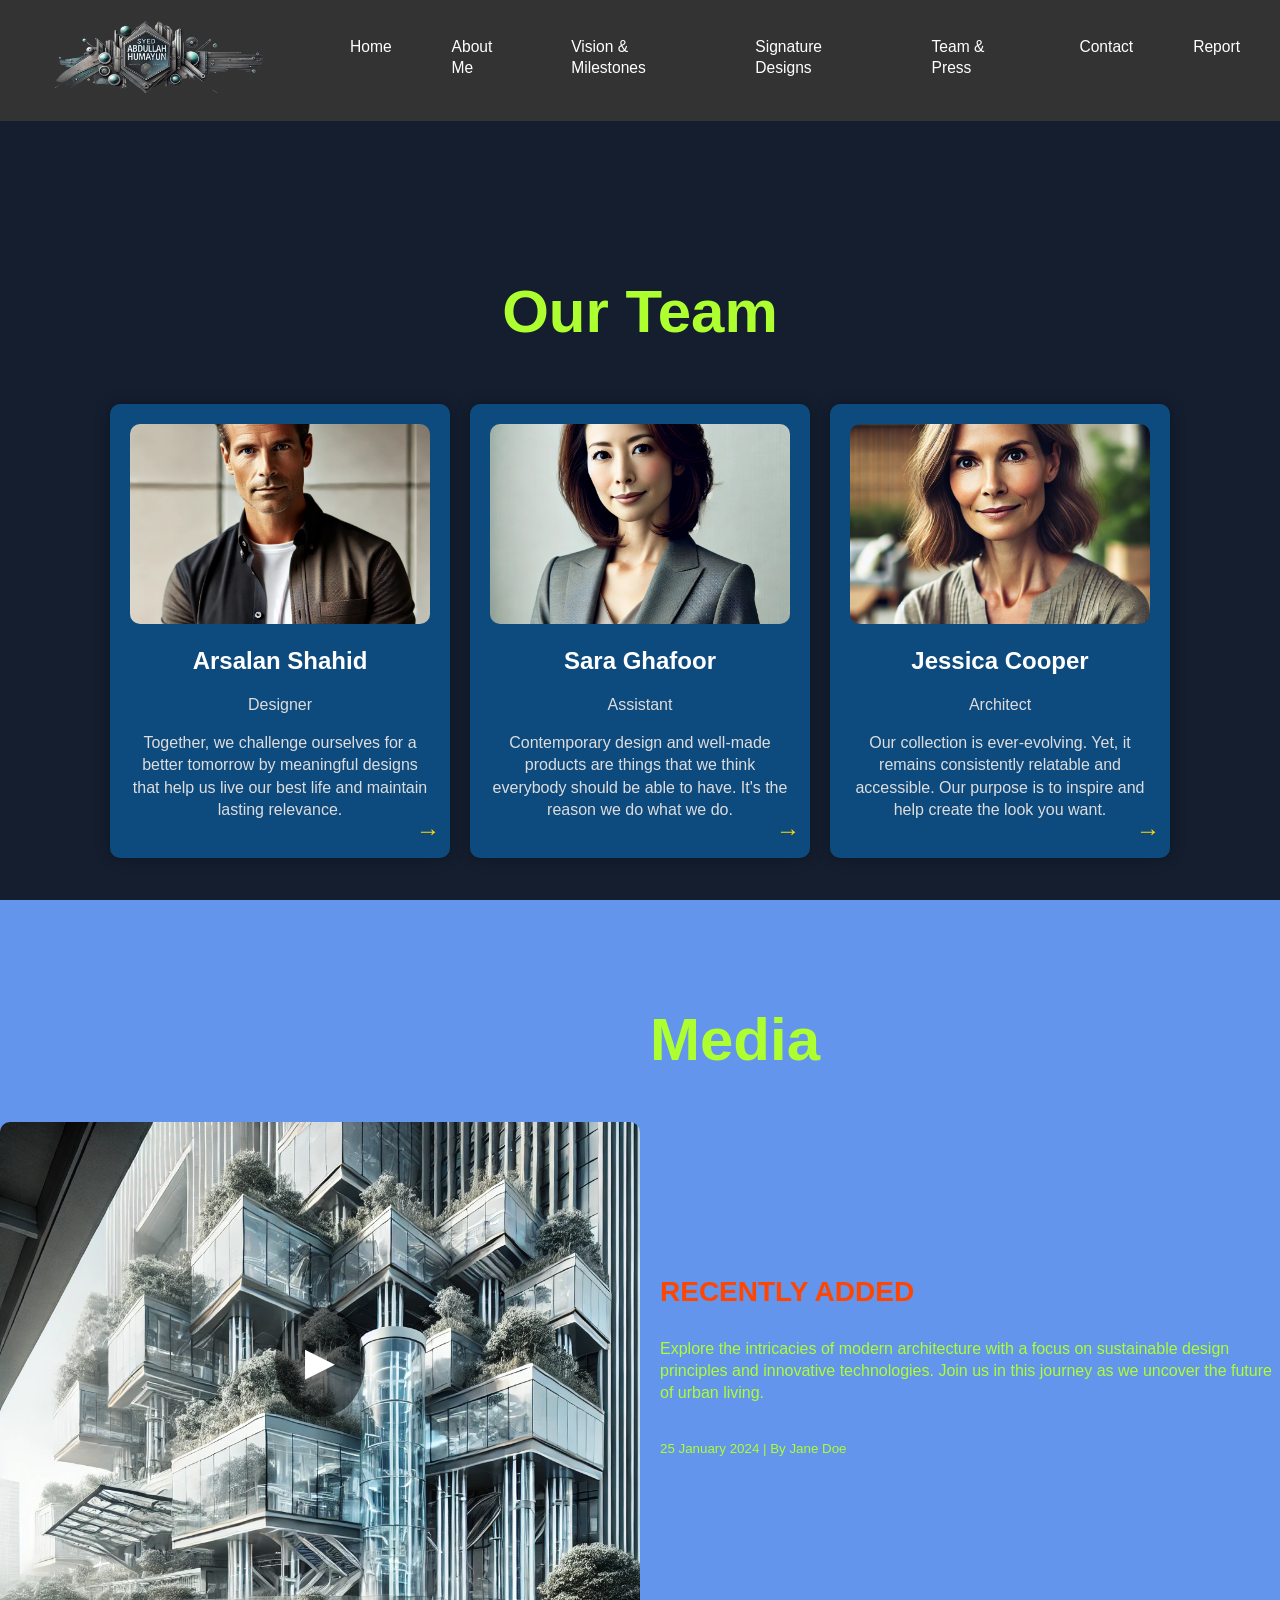
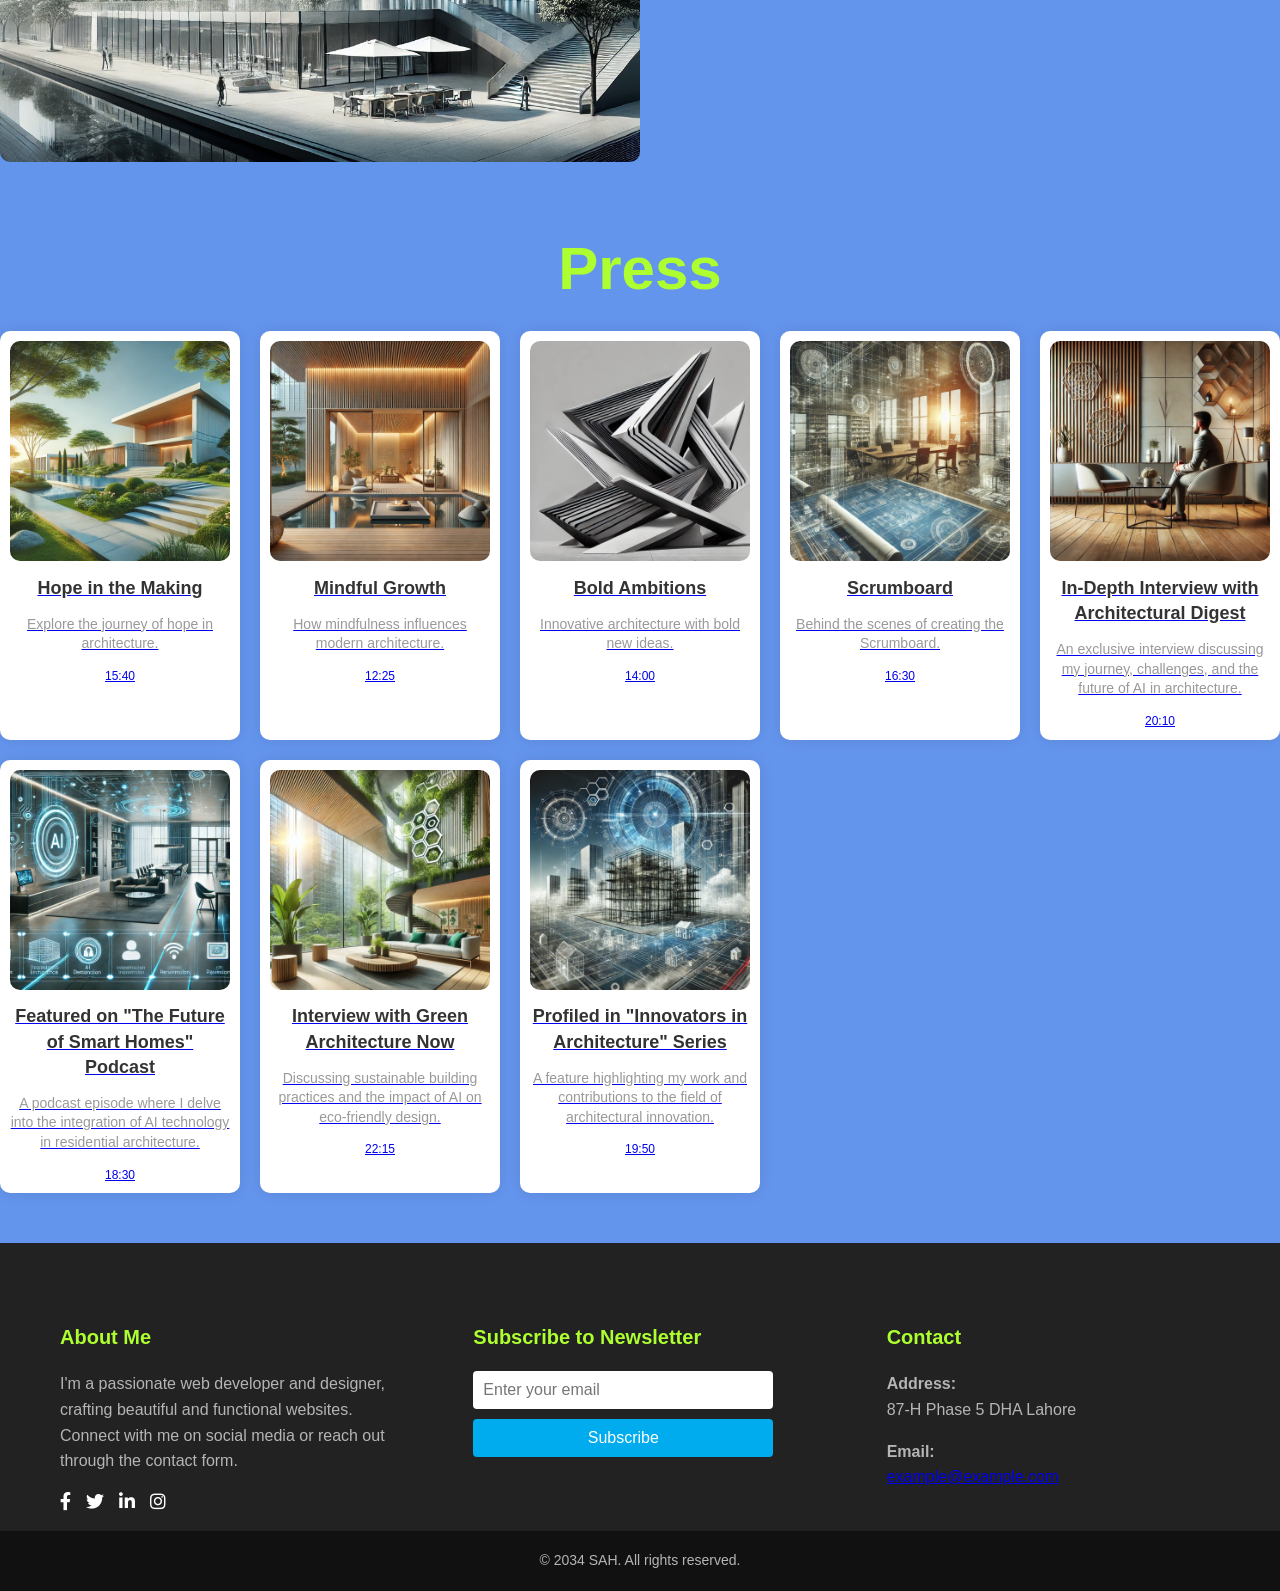
<file: team.html>
<!DOCTYPE html>
<html lang="en">
<head>
    <meta charset="UTF-8">
    <meta name="viewport" content="width=device-width, initial-scale=1.0">
    <title>Team & Media | Future Persona</title>
    <!-- Link to external CSS file for team section styles -->
    <link rel="stylesheet" href="team.css">
    <!-- Link to FontAwesome for icons -->
    <link rel="stylesheet" href="https://cdnjs.cloudflare.com/ajax/libs/font-awesome/5.15.4/css/all.min.css"> <!-- FontAwesome CSS -->
</head>
<body>
<!-- Navigation Bar -->
<nav>
    <!-- Logo Section -->
    <div class="logo">
        <a href="index.html">
            <img src="images/logobg.png" alt="Logo" class="logo-img">
        </a>
    </div>
    <!-- Hamburger menu toggle for mobile view -->
    <div class="menu-toggle">
        <span></span>
        <span></span>
        <span></span>
    </div>
    <!-- Navigation links -->
    <ul class="nav-links">
        <li><a href="index.html">Home</a></li>
        <li><a href="about.html">About Me</a></li>
        <li><a href="future-plans.html" class="future-plans">Vision & Milestones</a></li> <!-- Link to Future Plans Page -->
        <li class="dropdown">
            <!-- Dropdown menu for Signature Designs -->
            <a href="my-works.html" class="dropbtn">Signature Designs</a>
            <div class="dropdown-content">
                <a href="my-works.html#work2">Underwater</a>
                <a href="my-works.html#work3">Farm Towers</a>
                <a href="my-works.html#work4">Architectural Showcase</a>
            </div>
        </li>
        <li><a href="team.html">Team & Press</a></li>
        <li><a href="contact.html">Contact</a></li>
        <li><a href="report.html">Report</a></li>
    </ul>
</nav>

<!-- Team Section -->
<section id="team" class="team-section">
    <h1>Our Team</h1>
    <div class="team-container">
        <!-- Team member 1 -->
        <div class="team-card">
            <img src="images/guy.webp" alt="Guy Hawkins">
            <h2>Arsalan Shahid</h2>
            <p>Designer</p>
            <p>Together, we challenge ourselves for a better tomorrow by meaningful designs that help us live our best life and maintain lasting relevance.</p>
            <a href="#" class="arrow">&#8594;</a>
        </div>
        <!-- Team member 2 -->
        <div class="team-card">
            <img src="images/team2.webp" alt="Jenny Wilson">
            <h2>Sara Ghafoor</h2>
            <p>Assistant</p>
            <p>Contemporary design and well-made products are things that we think everybody should be able to have. It's the reason we do what we do.</p>
            <a href="#" class="arrow">&#8594;</a>
        </div>
        <!-- Team member 3 -->
        <div class="team-card">
            <img src="images/team3.webp" alt="Bessie Cooper">
            <h2>Jessica Cooper</h2>
            <p>Architect</p>
            <p>Our collection is ever-evolving. Yet, it remains consistently relatable and accessible. Our purpose is to inspire and help create the look you want.</p>
            <a href="#" class="arrow">&#8594;</a>
        </div>
    </div>
</section>

<!-- Featured Media Section -->
<div class="featured-media">
    <!-- Featured video section -->
    <div class="featured-video">
        <div> <h1>Media</h1></div>
        <a href="https://www.youtube.com/watch?v=YOUR_VIDEO_ID" target="_blank">
            <img src="images/mediat.webp" alt="Featured Video">
            <div class="play-button">&#9658;</div>
        </a>
    </div>
    <!-- Featured media details -->
    <div class="featured-details">
        <h2>RECENTLY ADDED</h2>
        <p>Explore the intricacies of modern architecture with a focus on sustainable design principles and innovative technologies. Join us in this journey as we uncover the future of urban living.</p>
        <p><small>25 January 2024 | By Jane Doe</small></p>
    </div>
</div>

<!-- Previous Media Works Section -->
<div id="media" class="previous-works">
    <h3>Press</h3>
    <div class="media-grid">
        <!-- Media item 1 -->
        <div class="media-item">
            <a href="https://www.youtube.com/watch?v=YOUR_VIDEO_ID_1" target="_blank">
                <img src="images/m1.webp" alt="Media 1">
                <div class="media-hover">
                    <h4>Hope in the Making</h4>
                    <p>Explore the journey of hope in architecture.</p>
                    <span>15:40</span>
                </div>
            </a>
        </div>
        <!-- Media item 2 -->
        <div class="media-item">
            <a href="https://www.youtube.com/watch?v=YOUR_VIDEO_ID_2" target="_blank">
                <img src="images/m2.webp" alt="Media 2">
                <div class="media-hover">
                    <h4>Mindful Growth</h4>
                    <p>How mindfulness influences modern architecture.</p>
                    <span>12:25</span>
                </div>
            </a>
        </div>
        <!-- Media item 3 -->
        <div class="media-item">
            <a href="https://www.youtube.com/watch?v=YOUR_VIDEO_ID_3" target="_blank">
                <img src="images/m3.webp" alt="Media 3">
                <div class="media-hover">
                    <h4>Bold Ambitions</h4>
                    <p>Innovative architecture with bold new ideas.</p>
                    <span>14:00</span>
                </div>
            </a>
        </div>
        <!-- Media item 4 -->
        <div class="media-item">
            <a href="https://www.youtube.com/watch?v=YOUR_VIDEO_ID_4" target="_blank">
                <img src="images/m4.webp" alt="Media 4">
                <div class="media-hover">
                    <h4>Scrumboard</h4>
                    <p>Behind the scenes of creating the Scrumboard.</p>
                    <span>16:30</span>
                </div>
            </a>
        </div>
        <!-- Media item 5 -->
        <div class="media-item">
            <a href="https://www.youtube.com/watch?v=YOUR_VIDEO_ID_5" target="_blank">
                <img src="images/m5.webp" alt="Architectural Digest Interview">
                <div class="media-hover">
                    <h4>In-Depth Interview with Architectural Digest</h4>
                    <p>An exclusive interview discussing my journey, challenges, and the future of AI in architecture.</p>
                    <span>20:10</span>
                </div>
            </a>
        </div>
        <!-- Media item 6 -->
        <div class="media-item">
            <a href="https://www.youtube.com/watch?v=YOUR_VIDEO_ID_6" target="_blank">
                <img src="images/m6.webp" alt="The Future of Smart Homes Podcast">
                <div class="media-hover">
                    <h4>Featured on "The Future of Smart Homes" Podcast</h4>
                    <p>A podcast episode where I delve into the integration of AI technology in residential architecture.</p>
                    <span>18:30</span>
                </div>
            </a>
        </div>
        <!-- Media item 7 -->
        <div class="media-item">
            <a href="https://www.youtube.com/watch?v=YOUR_VIDEO_ID_7" target="_blank">
                <img src="images/m7.webp" alt="Green Architecture Interview">
                <div class="media-hover">
                    <h4>Interview with Green Architecture Now</h4>
                    <p>Discussing sustainable building practices and the impact of AI on eco-friendly design.</p>
                    <span>22:15</span>
                </div>
            </a>
        </div>
        <!-- Media item 8 -->
        <div class="media-item">
            <a href="https://www.youtube.com/watch?v=YOUR_VIDEO_ID_8" target="_blank">
                <img src="images/m8.webp" alt="Innovators in Architecture Series">
                <div class="media-hover">
                    <h4>Profiled in "Innovators in Architecture" Series</h4>
                    <p>A feature highlighting my work and contributions to the field of architectural innovation.</p>
                    <span>19:50</span>
                </div>
            </a>
        </div>
        <!-- Add more media items as needed -->
    </div>
</div>

<!-- Additional sections can be added here -->
<section id="more-sections">
    <!-- Add more sections here if needed -->
</section>

<!-- Footer Section -->
<footer>
    <div class="footer-container">
        <div class="footer-left">
            <h3>About Me</h3>
            <p>
                I'm a passionate web developer and designer, crafting beautiful and functional websites. Connect with me on social media or reach out through the contact form.
            </p>
            <!-- Social media icons -->
            <ul class="social-icons">
                <li><a href="https://www.facebook.com" target="_blank"><i class="fab fa-facebook-f"></i></a></li>
                <li><a href="https://www.twitter.com" target="_blank"><i class="fab fa-twitter"></i></a></li>
                <li><a href="https://www.linkedin.com" target="_blank"><i class="fab fa-linkedin-in"></i></a></li>
                <li><a href="https://www.instagram.com" target="_blank"><i class="fab fa-instagram"></i></a></li>
            </ul>
        </div>
        <div class="footer-center">
            <h3>Subscribe to Newsletter</h3>
            <!-- Newsletter subscription form -->
            <form class="newsletter-form" action="#" method="POST">
                <input type="email" name="email" placeholder="Enter your email" required>
                <button type="submit">Subscribe</button>
            </form>
        </div>
        <div class="footer-right">
            <h3>Contact</h3>
            <!-- Contact details -->
            <p>
                <strong>Address:</strong><br>
                87-H Phase 5 DHA Lahore
            </p>
            <p>
                <strong>Email:</strong><br>
                <a href="mailto:example@example.com">example@example.com</a>
            </p>
        </div>
    </div>
    <div class="footer-bottom">
        <!-- Copyright notice -->
        <p>&copy; 2034 SAH. All rights reserved.</p>
    </div>
</footer>

<!-- Link to external JavaScript file for team section functionality -->
<script src="team.js"></script>
</body>
</html>
</file>
<file: about.css>
/* Main styling for the webpage's body, including font, background, and basic layout */
body {
    font-family: 'Arial', sans-serif;
    margin: 0;
    padding: 0;
    line-height: 1.4;
    color: #333;
    position: relative;
    font-size: 12px;
    background-color: rgba(100, 149, 237, 1); /* Cornflower blue background */
    background-repeat: no-repeat;
    background-size: cover;
    background-position: center;
    transition: background-color 0.5s ease-out; /* Smooth background color transition */
}

/* Dark overlay covering the entire viewport, used for background effects */
.overlay {
    position: fixed; /* Fixed positioning to cover the entire screen */
    top: 0;
    left: 0;
    width: 100%;
    height: 100%;
    background-color: rgba(0, 0, 0, 0.8); /* Black tint with opacity */
    pointer-events: none; /* Allows interaction with underlying content */
    z-index: -1; /* Stacks behind other elements */
    transition: opacity 0.8s ease-out; /* Smooth opacity transition */
}

/* Navigation bar styling */
nav {
    display: flex; /* Flexbox layout for horizontal alignment */
    justify-content: space-between; /* Space between logo/links */
    align-items: center; /* Vertically centers navigation items */
    background-color: #333; /* Dark background for the navbar */
    padding: 10px 20px; /* Padding inside the navbar */
    position: relative;
    z-index: 10; /* Ensures navbar stays on top */
}

/* Styling for the navigation links container */
nav .nav-links {
    list-style: none; /* Removes bullet points from list items */
    display: flex; /* Flexbox for horizontal alignment of links */
    justify-content: center; /* Centers the links */
    font-size: 1.3em; /* Increases link font size */
    flex-grow: 1; /* Links take up available space */
}

/* Individual navigation items */
nav .nav-links li {
    margin-left: 20px; /* Space between each navigation item */
    position: relative;
}

/* Styling for navigation links */
nav .nav-links li a {
    color: #fff;
    text-decoration: none; /* Removes underline from links */
    padding: 10px 20px; /* Padding inside each link */
    display: inline-block; /* Allows padding/margin to be applied */
    transition: background-color 0.2s ease; /* Smooth hover effect transition */
}

/* Hover effect for navigation links */
nav .nav-links li a:hover {
    background-color: #444; /* Darker background on hover */
    border-radius: 5px; /* Rounded corners on hover */
}

/* Specific interaction for the "Future Plans" button with pulse effect */
nav .future-plans {
    position: relative;
    overflow: hidden;
    z-index: 2;
}

/* Pulse animation on hover for "Future Plans" */
nav .future-plans:hover::after {
    content: '';
    position: absolute;
    top: 50%;
    left: 50%;
    width: 200%;
    height: 200%;
    background: rgba(255, 255, 255, 0.2);
    border-radius: 50%;
    transform: translate(-50%, -50%);
    animation: pulse 1.7s ease-out;
}
.logo img {
    width: 250px; /* Adjust the size of the logo */
    height: 80px;
}
.logo-img:hover{
    transform: scale(1.4);
}
/* Pulse animation keyframes */
@keyframes pulse {
    0% {
        transform: translate(-50%, -50%) scale(0.1);
        background: rgba(155, 255, 105, 1);
    }
    100% {
        transform: translate(-50%, -50%) scale(1);
        opacity: 1;
    }
}

/* Dropdown menu for "My Works" */
.dropdown {
    position: relative;
    z-index: 15; /* Ensures dropdown stays on top */
}

/* Button styling in dropdown */
.dropdown .dropbtn {
    background-color: #333;
    border: none;
}

/* Hover effect for dropdown button */
.dropdown:hover .dropbtn {
    background-color: #555;
    border-radius: 5px;
}

/* Dropdown content hidden by default */
.dropdown-content {
    display: none; /* Hidden until hovered */
    position: absolute;
    background-color: burlywood; /* Light brown background */
    min-width: 160px; /* Minimum width for the dropdown */
    box-shadow: 0px 8px 16px 0px rgba(90, 250, 120, 0.4); /* Soft shadow for dropdown */
    z-index: 20; /* Ensures dropdown content stays on top */
}

/* Individual items in the dropdown */
.dropdown-content a {
    color: black;
    padding: 12px 16px;
    text-decoration: inherit;
    display: block; /* Makes the links block-level elements */
}

/* Hover effect for dropdown items */
.dropdown-content a:hover {
    background-color: #777;
}

/* Show dropdown content on hover */
.dropdown:hover .dropdown-content {
    display: block; /* Makes the dropdown visible */
    z-index: 20; /* Ensures it stays above other content */
}

/* Interactive button for "Contact" with underline effect */
nav .nav-links li:last-child a {
    position: relative;
}

/* Underline animation for the "Contact" button */
nav .nav-links li:last-child a::after {
    content: '';
    position: absolute;
    width: 0%;
    height: 2px;
    bottom: -5px;
    left: 0;
    background-color: greenyellow;
    transition: width 1s ease; /* Smooth underline expansion */
}

/* Expands underline on hover */
nav .nav-links li:last-child a:hover::after {
    width: 100%;
}

/* Blog Section */
.blog-section {
    display: flex; /* Flexbox layout to center content */
    justify-content: center;
    align-items: center;
    padding: 20px 15px;
    transition: transform 0.5s ease; /* Smooth scaling effect on hover */
    z-index: 2;
    margin-top: 50px;
}

/* Scaling effect on hover for the blog section */
.blog-section:hover {
    transform: scale(1.08);
}

/* Blog container styling */
.blog-container {
    display: flex; /* Flexbox layout for image and content alignment */
    align-items: flex-start;
    max-width: 1200px;
    width: 100%;
    background-color: #444444; /* Dark grey background */
    box-shadow: 0 4px 8px rgba(0, 0, 0, 0.1); /* Soft shadow */
    border-radius: 10px; /* Rounded corners */
    overflow: hidden;
    max-height: 600px;
}

/* Image section in the blog */
.blog-image {
    flex: 2; /* Takes up twice as much space as content */
    max-width: 100%;
}

/* Ensures image covers the allocated space */
.blog-image img {
    width: 100%;
    height: auto;
    object-fit: cover;
}

/* Content section in the blog */
.blog-content {
    flex: 2; /* Equal space with image */
    padding: 20px 15px;
    font-size: 16px;
    line-height: 1.3;
}

/* Blog content header */
.blog-content h1 {
    font-size: 24px;
    margin-bottom: 10px;
    color: white;
}

/* Blog content paragraph */
.blog-content p {
    margin-bottom: 10px;
    color: white;
}

/* Bio Section */
.bio-section {
    display: flex; /* Flexbox layout for centering */
    justify-content: center;
    align-items: center;
    padding: 15px;
    transition: transform 0.5s ease; /* Smooth scaling on hover */
    z-index: 2;
    max-height: 900px;
    margin-top: 200px;
}

/* Bio container styling */
.bio-container {
    display: flex; /* Flexbox layout for image and content */
    align-items: flex-start;
    max-width: 1200px;
    width: 100%;
    box-shadow: 0 4px 8px rgba(0, 0, 0, 0.1); /* Soft shadow */
    border-radius: 10px; /* Rounded corners */
    overflow: hidden;
    background-color: #444444; /* Dark grey background */
}

/* Container for bio images */
.bio-images {
    flex: 1; /* Takes up half the space */
    max-width: 50%;
    display: flex; /* Flexbox layout for image alignment */
    flex-direction: column;
    gap: 10px; /* Space between images */
}

/* Individual bio image styling */
.bio-image {
    width: 100%;
    max-width: 450px;
    max-height: 400px;
    height: auto;
    object-fit: cover;
    border-radius: 5px; /* Slight rounding of image corners */
}

/* Bio text container */
.bio-text {
    flex: 2; /* Takes up more space for text */
    padding: 15px;
    font-size: 16px;
    line-height: 1.3;
}

/* Bio section header */
.bio-text h2 {
    font-size: 24px;
    margin-bottom: 10px;
    color: white;
}

/* Bio section subheader */
.bio-text h3 {
    font-size: 20px;
    margin-bottom: 10px;
    color: greenyellow;
}

/* Bio section paragraphs */
.bio-text p {
    margin-bottom: 10px;
    color: white;
}

/* Flip Cards Section */
.flip-cards-section {
    display: flex; /* Flexbox layout for card alignment */
    justify-content: space-around;
    align-items: center;
    padding: 10px 0;
    margin-top: 50px;
    z-index: 1;
}

/* Flip card container */
.flip-card {
    background-color: transparent;
    width: 300px;
    height: 280px;
    perspective: 1000px; /* Perspective for 3D flip effect */
    z-index: 1;
    margin-top: 30px;
    margin-bottom: 30px;
    animation: throb 1.5s infinite; /* Throbbing animation for emphasis */
}

/* Inner content of the flip card */
.flip-card-inner {
    position: relative;
    width: 100%;
    height: 100%;
    font-size: 16px;
    text-align: center;
    transition: transform 0.8s; /* Smooth rotation transition */
    transform-style: preserve-3d; /* Enables 3D effect */
    box-shadow: 0 4px 8px 0 rgba(0, 0, 0, 0.2); /* Soft shadow */
}

/* Rotate card on hover */
.flip-card:hover .flip-card-inner {
    transform: rotateY(180deg); /* 180-degree rotation */
}

/* Front and back of the flip card */
.flip-card-front, .flip-card-back {
    position: absolute;
    width: 100%;
    height: 100%;
    backface-visibility: hidden; /* Hides the back face when rotated */
    border-radius: 10px; /* Rounded corners */
}

/* Image on the front of the flip card */
.flip-card-front img {
    width: 100%;
    height: 100%;
    object-fit: cover;
    border-radius: 10px; /* Rounded corners */
}

/* Back of the flip card */
.flip-card-back {
    background-color: #333; /* Dark background for contrast */
    color: white;
    transform: rotateY(180deg); /* Rotated for the back view */
    display: flex; /* Flexbox for centering content */
    justify-content: center;
    align-items: center;
    flex-direction: column;
    padding: 10px;
}

/* Title on the back of the flip card */
.flip-card-back h2 {
    font-size: 1em;
}

/* Link on the back of the flip card */
.flip-card-back h2 a {
    text-decoration: none; /* Removes underline */
    color: white;
}

/* Hover effect for the link on the flip card */
.flip-card-back h2 a:hover {
    color: #64FFDA; /* Changes link color on hover */
}

/* Throbbing animation for the flip cards */
@keyframes throb {
    0%, 100% {
        transform: scale(1);
    }
    50% {
        transform: scale(1.05); /* Grows slightly at the midpoint */
    }
}

/* Footer styling */
footer {
    background-color: #222; /* Dark footer background */
    color: #fff; /* White text for contrast */
    padding: 40px 0; /* Space around the footer content */
    font-size: 16px;
    margin-top: 50px;
    position: relative;
    width: 100%;
    clear: both; /* Ensures footer clears floated content */
}

/* Footer container with columns */
.footer-container {
    display: flex; /* Flexbox layout for columns */
    justify-content: space-between;
    align-items: flex-start;
    max-width: 1200px;
    margin: 0 auto; /* Centers the footer container */
    padding: 0 20px;
    gap: 40px; /* Space between the columns */
}

/* Individual columns in the footer */
.footer-left,
.footer-center,
.footer-right {
    flex: 1;
    padding: 20px;
}

/* Footer section titles */
.footer-left h3,
.footer-center h3,
.footer-right h3 {
    font-size: 20px;
    margin-bottom: 20px;
    color: greenyellow; /* Bright green-yellow color */
    align-items: center;
}

/* Footer paragraph text */
.footer-left p,
.footer-right p {
    margin-bottom: 15px;
    line-height: 1.6;
    color: #b5b5b5; /* Light grey text color */
}

/* Social media icons in the footer */
.social-icons {
    list-style: none;
    padding: 0;
    display: flex; /* Flexbox layout for icons */
    gap: 15px; /* Space between the icons */
}

/* Individual social media icon */
.social-icons li {
    display: inline-block;
}

/* Links for social media icons */
.social-icons a {
    color: #fff; /* White color for the icons */
    font-size: 18px;
    text-decoration: none; /* Removes underline */
    transition: color 0.3s; /* Smooth color transition on hover */
}

/* Hover effect for social media icons */
.social-icons a:hover {
    color: #00aced; /* Changes icon color on hover */
}

/* Newsletter subscription form styling */
.newsletter-form {
    display: flex;
    flex-direction: column;
    max-width: 300px; /* Limits form width */
}

/* Email input field in the newsletter form */
.newsletter-form input[type="email"] {
    padding: 10px;
    margin-bottom: 10px;
    border: none;
    border-radius: 4px;
    font-size: 16px;
}

/* Submit button in the newsletter form */
.newsletter-form button {
    padding: 10px;
    background-color: #00aced; /* Bright blue submit button */
    border: none;
    border-radius: 4px;
    color: #fff;
    font-size: 16px;
    cursor: pointer; /* Pointer cursor for button */
    transition: background-color 0.3s ease; /* Smooth background color transition */
}

/* Hover effect for the submit button */
.newsletter-form button:hover {
    background-color: #008bb9; /* Darker blue on hover */
}

/* Footer bottom section */
.footer-bottom {
    text-align: center;
    padding: 20px 0;
    background-color: #111; /* Very dark background */
    color: #b5b5b5; /* Light grey text */
    font-size: 14px;
    margin-top: 20px;
    width: 100%;
    position: absolute;
    bottom: 0;
    left: 0;
}

/* Footer bottom paragraph */
.footer-bottom p {
    margin: 0;
}

/* Slide-in animations for sections */
.slide-in-left {
    opacity: 0;
    transform: translateX(-100%); /* Starts off-screen to the left */
    transition: opacity 0.5s ease-out, transform 0.5s ease-out; /* Smooth slide-in effect */
}

.slide-in-right {
    opacity: 0;
    transform: translateX(100%); /* Starts off-screen to the right */
    transition: opacity 0.5s ease-out, transform 0.5s ease-out; /* Smooth slide-in effect */
}

/* Class to make elements visible */
.visible {
    opacity: 1;
    transform: translateX(0); /* Resets the position */
}

/* Responsive styles for smaller screens */
@media (max-width: 1200px) {
    .blog-content {
        font-size: 14px;
    }

    .blog-content h1 {
        font-size: 20px;
    }

    .flip-card {
        width: 280px;
        height: 240px;
    }
}

/* Responsive styles for mobile devices */
@media (max-width: 768px) {
    nav .nav-links {
        font-size: 14px;
    }

    /* Blog Section Adjustments */
    .blog-container {
        position: relative;
        flex-direction: column; /* Stacks image and content */
        height: 500px;
    }

    .blog-image img {
        width: 150%; /* Larger image width */
        height: auto;
        max-height: 500px;
        object-fit: cover;
    }

    .blog-content {
        position: absolute;
        top: 60%;
        left: 50%;
        transform: translate(-50%, -50%);
        text-align: center;
        padding: 10px;
        font-size: 12px;
        background-color: rgba(0, 0, 0, 0.5); /* Dark background for readability */
        color: white;
        width: 80%;
        border-radius: 10px;
    }

    .bio-section {
        margin-top: 700px;
    }

    .bio-container {
        flex-direction: column; /* Stacks images and text */
        align-items: center;
        padding: 15px;
    }

    .bio-images {
        display: flex;
        flex-direction: row; /* Aligns images in a row */
        justify-content: space-between;
        width: 100%;
        max-width: 100%;
        margin-bottom: 15px;
    }

    .bio-image {
        width: calc(50% - 10px); /* Each image takes up half the width */
        height: 300px; /* Fixed height for images */
        object-fit: cover;
        border-radius: 5px;
    }

    .bio-text {
        padding: 15px;
        font-size: 16px;
        text-align: center;
    }

    .flip-cards-section {
        flex-direction: column; /* Stacks flip cards vertically */
    }

    .flip-card {
        width: 220px;
        height: 180px;
    }

    .flip-card-back {
        font-size: 10px;
    }
}

/* Tablet responsive styles */
@media (min-width: 769px) and (max-width: 1024px) {
    nav .nav-links {
        font-size: 16px;
    }

    .flip-cards-section {
        flex-direction: row; /* Aligns flip cards in a row */
        justify-content: space-between;
        margin-top: 50px;
        gap: 10px;
    }

    .flip-card {
        width: 260px;
        height: 220px;
    }

    .flip-card-back {
        font-size: 12px;
    }
}

/* Mobile menu toggle button */
.menu-toggle {
    display: none;
    flex-direction: column; /* Vertical alignment for menu lines */
    justify-content: space-between;
    width: 30px;
    height: 21px;
    cursor: pointer; /* Pointer cursor on hover */
}

.menu-toggle span {
    display: block;
    width: 100%;
    height: 3px;
    background: white;
}

/* Mobile view styles for the navigation */
@media (max-width: 768px) {
    nav .nav-links {
        display: none; /* Hidden by default */
        flex-direction: column; /* Stacked links */
        width: 100%;
        background-color: #333;
        position: absolute;
        top: 25px;
        left: 0;
    }

    nav .nav-links.nav-open {
        display: flex; /* Shown when open */
    }

    nav .nav-links li {
        width: 100%;
        text-align: center;
        margin-left: -40px;
    }

    nav .nav-links li a {
        padding: 15px 0;
        width: 100%;
    }

    .menu-toggle {
        display: flex; /* Shows the toggle button on mobile */
    }
}

/* Responsive design for smaller screens in the footer */
@media (max-width: 768px) {
    .footer-container {
        flex-direction: column; /* Stacks footer sections */
        align-items: center;
        gap: 20px; /* Smaller gap between sections */
        text-align: center;
    }

    .footer-left,
    .footer-center,
    .footer-right {
        padding: 10px;
        max-width: 100%;
    }

    .social-icons {
        justify-content: center; /* Centers the icons */
    }

    .newsletter-form {
        width: 100%; /* Full width on mobile */
        display: flex;
        flex-direction: column;
        align-items: center;
    }

    .newsletter-form input[type="email"],
    .newsletter-form button {
        width: 80%; /* Makes input and button the same width */
        max-width: 300px;
        box-sizing: border-box; /* Includes padding in width calculation */
    }

    .footer-bottom {
        position: relative; /* Allows footer to flow with content */
        text-align: center;
        padding: 20px 0;
        width: 100%;
        top: 40px;
    }
}

/* Reviews section */
.reviews-section {
    text-align: center;
    padding: 50px 0;
    margin-top: 150px;
}

.section-title {
    font-size: 2.5rem;
    margin-bottom: 10px;
    color: black;
}

.section-subtitle {
    font-size: 1.2rem;
    margin-bottom: 40px;
    color: greenyellow;
}

/* Container for reviews with slider */
.reviews-container {
    overflow: hidden;
    position: relative;
    max-width: 100%;
}

/* Slider for reviews */
.reviews-slider {
    display: flex; /* Flexbox for sliding effect */
    transition: transform 0.5s ease-in-out; /* Smooth slide transition */
}

/* Individual review cards */
.review-card {
    min-width: 250px;
    max-width: 300px;
    margin: 0 15px;
    background: linear-gradient(to bottom, lightskyblue, grey);
    border-radius: 15px; /* Rounded corners */
    box-shadow: 0 5px 15px rgba(0, 0, 0, 0.1); /* Soft shadow */
    text-align: left;
    padding: 20px;
    transition: transform 0.3s; /* Smooth scale transition on hover */
}

/* Hover effect for review cards */
.review-card:hover {
    transform: translateY(-10px); /* Lifts the card up */
}

/* Reviewer image */
.reviewer-img {
    border-radius: 50%; /* Circular image */
    width: 60px;
    height: 60px;
    margin-bottom: 20px;
}

/* Content inside the review card */
.review-content {
    color: #333;
}

/* Reviewer name */
.reviewer-name {
    font-size: 1.2rem;
    font-weight: bold;
}

/* Reviewer role */
.reviewer-role {
    font-size: 0.9rem;
    color: #777;
}

/* Review text */
.review-text {
    font-size: 1.1rem;
    color: #ff0066;
    margin: 10px 0;
}

/* Review description */
.review-description {
    font-size: 0.9rem;
    color: #555;
    margin-bottom: 20px;
}

/* Review rating */
.review-rating {
    font-size: 1.1rem;
    color: #ffcc00;
}

/* Slider controls */
.slider-control {
    position: absolute;
    top: 70%;
    transform: translateY(-50%);
    background-color: #333;
    color: #fff;
    border: none;
    padding: 10px;
    cursor: pointer; /* Pointer cursor */
    border-radius: 50%;
    font-size: 1.5rem;
    opacity: 0.5;
    transition: opacity 0.3s; /* Smooth transition for opacity */
}

/* Hover effect for slider controls */
.slider-control:hover {
    opacity: 1;
}

/* Positioning of previous button */
.prev {
    left: 10px;
}

/* Positioning of next button */
.next {
    right: 10px;
}

/* Responsive styles for the reviews section on smaller screens */
@media (max-width: 768px) {
    nav .nav-links {
        display: none; /* Hidden by default */
        flex-direction: column; /* Stack links vertically */
        width: 100%; /* Full width */
        background-color: #333; /* Dark background */
        position: absolute; /* Absolute positioning */
        top: 85px; /* Position below the toggle */
        left: 0; /* Align to left */
    }
    .reviews-section {
        margin-top: 650px;
    }

    .slider-control {
        top: 61%;
    }

    .reviews-slider {
        flex-wrap: nowrap;
    }

    .review-card {
        min-width: 200px;
        margin: 0 10px;
    }
}

/* Tablet Responsive styles */
@media (min-width: 769px) and (max-width: 1024px) {
    .bio-section {
        margin-top: 450px;
    }

    .reviews-section {
        margin-top: 400px; /* Adjusted margin for tablet screens */
    }

    .slider-control {
        top: 72%; /* Adjust the position of the slider control */
    }

    .reviews-slider {
        flex-wrap: nowrap;
    }

    .review-card {
        min-width: 250px; /* Slightly wider cards for better readability on tablets */
        margin: 0 15px; /* Adjusted margin to give more space between cards */
    }

    .review-card img {
        max-width: 100px; /* Adjust image size for tablet screens */
    }

    .review-content {
        padding: 15px; /* Adjust padding for better layout on tablets */
    }

    .review-content h3 {
        font-size: 1.2rem; /* Adjust font size for better readability on tablets */
    }

    .review-content p {
        font-size: 1rem; /* Slightly larger font size for better readability */
    }

    .review-rating {
        font-size: 1.2rem; /* Adjust rating size to match overall scale */
    }
}
</file>
<file: contact.css>
/* General Body Styling */
body {
    font-family: 'Arial', sans-serif; /* Sets the default font family */
    margin: 0; /* Removes default margin */
    padding: 0; /* Removes default padding */
    line-height: 1.4; /* Improves readability by setting line height */
    color: #333; /* Sets the text color to dark grey */
    position: relative; /* Establishes a containing block for positioned elements */
    font-size: 12px; /* Sets the base font size */
    background-color: rgba(100, 149, 237, 1); /* Cornflower blue background with full opacity */
    background-repeat: no-repeat; /* Prevents background image from repeating */
    background-size: cover; /* Ensures the background image covers the entire area */
    background-position: center; /* Centers the background image */
    transition: background-color 0.5s ease-out; /* Smooth transition for background color changes */
}

/* Overlay used for darkening the background */
.overlay {
    position: fixed; /* Fixed position to cover the entire viewport */
    top: 0;
    left: 0;
    width: 100%; /* Full width of the viewport */
    height: 100%; /* Full height of the viewport */
    background-color: rgba(0, 0, 0, 0.8); /* Black overlay with opacity for a tint effect */
    pointer-events: none; /* Allows interactions with underlying elements */
    z-index: -1; /* Stacks the overlay behind other elements */
    transition: opacity 0.8s ease-out; /* Smooth transition for opacity changes */
}

/* Basic styles for the navigation bar */
nav {
    display: flex; /* Flexbox layout for horizontal alignment */
    justify-content: space-between; /* Space between navigation items */
    align-items: center; /* Vertically centers navigation items */
    background-color: #333; /* Dark background for the navigation bar */
    padding: 10px 20px; /* Adds spacing inside the navigation bar */
    position: relative; /* Establishes a new stacking context */
    z-index: 10; /* Ensures the navigation bar stays above certain elements */
}

nav .nav-links {
    list-style: none; /* Removes default bullet points from list items */
    display: flex; /* Flexbox layout for horizontal alignment of links */
    justify-content: center; /* Centers the navigation links */
    font-size: 1.3em; /* Increases the font size of the links */
    flex-grow: 1; /* Allows the navigation links to grow and take up available space */
}

nav .nav-links li {
    margin-left: 20px; /* Adds space between each navigation item */
    position: relative; /* Allows for absolute positioning of child elements */
}

nav .nav-links li a {
    color: #fff; /* Sets link text color to white */
    text-decoration: none; /* Removes underlining from links */
    padding: 10px 20px; /* Adds padding around the links */
    display: inline-block; /* Allows padding and margin to be applied */
    transition: background-color 0.2s ease; /* Smooth transition for background color on hover */
}

nav .nav-links li a:hover {
    background-color: #444; /* Darker background color on hover */
    border-radius: 5px; /* Rounded corners on hover */
}

/* Specific interaction for the "Future Plans" button with pulse effect */
nav .future-plans {
    position: relative; /* Positions relative to its normal position */
    overflow: hidden; /* Ensures child elements don't overflow */
    z-index: 2; /* Ensures the element stays above others */
}

/* Pulse animation on hover for "Future Plans" */
nav .future-plans:hover::after {
    content: '';
    position: absolute;
    top: 50%;
    left: 50%;
    width: 200%;
    height: 200%;
    background: rgba(255, 255, 255, 0.2); /* Light overlay for pulse effect */
    border-radius: 50%; /* Makes the pulse circular */
    transform: translate(-50%, -50%); /* Centers the pulse */
    animation: pulse 1.7s ease-out; /* Triggers the pulse animation */
}
.logo img {
    width: 250px; /* Adjust the size of the logo */
    height: 80px;
}
.logo-img:hover{
    transform: scale(1.4);
}

@keyframes pulse {
    0% {
        transform: translate(-50%, -50%) scale(0.1); /* Starts small */
        background: rgba(155, 255, 105, 1); /* Initial color */
    }
    100% {
        transform: translate(-50%, -50%) scale(1); /* Grows to full size */
        opacity: 1; /* Ensures full opacity */
    }
}

/* Dropdown menu for "My Works" */
.dropdown {
    position: relative; /* Positions the dropdown relative to its container */
    z-index: 15; /* Ensures dropdown stays on top */
}

.dropdown .dropbtn {
    background-color: #333; /* Dark background for the dropdown button */
    border: none; /* Removes default border */
}

.dropdown:hover .dropbtn {
    background-color: #555; /* Changes background color on hover */
    border-radius: 5px; /* Adds rounded corners on hover */
}

.dropdown-content {
    display: none; /* Hidden by default */
    position: absolute; /* Positioned relative to the dropdown */
    background-color: burlywood; /* Light brown background */
    min-width: 160px; /* Minimum width for the dropdown */
    box-shadow: 0px 8px 16px 0px rgba(90, 250, 120, 0.4); /* Adds a shadow */
    z-index: 20; /* Highest z-index for dropdown content */
}

.dropdown-content a {
    color: black; /* Sets link color to black */
    padding: 12px 16px; /* Adds padding inside each link */
    text-decoration: inherit; /* Inherits text decoration (usually none) */
    display: block; /* Makes the links block-level elements */
}

.dropdown-content a:hover {
    background-color: #777; /* Changes background color on hover */
}

.dropdown:hover .dropdown-content {
    display: block; /* Shows the dropdown on hover */
    z-index: 20; /* Ensures it stays above other content */
}

/* Interactive button for "Contact" with underline effect */
nav .nav-links li:last-child a {
    position: relative; /* Allows positioning of the underline */
}

nav .nav-links li:last-child a::after {
    content: ''; /* Creates an underline effect */
    position: absolute;
    width: 0%; /* Starts with no underline */
    height: 2px;
    bottom: -5px;
    left: 0;
    background-color: greenyellow; /* Bright green-yellow color */
    transition: width 1s ease; /* Smoothly expands the underline */
}

nav .nav-links li:last-child a:hover::after {
    width: 100%; /* Expands underline on hover */
}

/* Hero Section */
.contact-hero {
    background: linear-gradient(to bottom, rosybrown,dimgrey); /* Gradient background */
    background-size: cover; /* Covers the entire area */
    background-position: center; /* Centers the background image */
    text-align: center; /* Centers text horizontally */
    padding: 80px 20px; /* Adds padding inside the hero section */
    color: white; /* White text color */
    animation: fadeIn 1.5s ease-in-out; /* Fade-in animation */
    height: 300px; /* Sets height of the hero section */
}

.contact-hero h1 {
    font-size: 48px; /* Large font size for the main heading */
    margin: 0; /* Removes default margin */
    color: black; /* Sets heading color to black */
}

.contact-hero p {
    font-size: 24px; /* Large font size for the paragraph */
    color: black; /* Sets paragraph color to black */
}

/* Contact Info Section */
.contact-info {
    color: black; /* Sets text color to black */
    padding: 50px 20px; /* Adds padding around the contact info section */
}

.info-box {
    display: flex; /* Flexbox layout for horizontal alignment */
    justify-content: space-between; /* Space between info items */
    align-items: flex-start; /* Aligns items at the start of the flex container */
    max-width: 1200px; /* Maximum width of the container */
    margin: 0 auto; /* Centers the container */
    gap: 20px; /* Adds space between the info items */
}

.info-item {
    flex: 1; /* Each item takes equal space */
    padding: 20px; /* Adds padding inside each item */
    border-radius: 8px; /* Rounds the corners */
    background-color: rgba(255,255,255,0.5); /* Semi-transparent white background */
    transition: transform 0.3s ease, background-color 0.3s ease; /* Smooth transitions for transform and background color */
    height: 200px; /* Sets height of the info items */
    box-shadow: 0 4px 8px rgba(0, 0, 0, 0.1); /* Adds a subtle shadow */
}

.info-item h2 {
    font-size: 24px; /* Font size for the item heading */
    margin-bottom: 10px; /* Adds space below the heading */
}

.info-item p {
    font-size: 16px; /* Font size for the item paragraphs */
}

.info-item:hover {
    transform: translateY(-10px); /* Moves the item up on hover */
    background-color: #555; /* Darkens the background color on hover */
    color: white; /* Changes text color to white on hover */
    box-shadow: 0 8px 16px rgba(0, 0, 0, 0.2); /* Deepens the shadow on hover */
}

/* Contact Form Section */
.contact-form {
    flex: 1; /* Form takes equal space as other items in flex container */
    padding: 20px; /* Adds padding inside the form */
    background-color: rgba(255, 255, 255, 0.5); /* Semi-transparent white background */
    border-radius: 8px; /* Rounds the corners of the form */
    box-shadow: 0 4px 8px rgba(0, 0, 0, 0.1); /* Adds a subtle shadow */
    text-align: center; /* Centers text inside the form */
    max-width: 700px; /* Sets a maximum width for the form */
    width: 100%; /* Form takes full width of its container */
    box-sizing: border-box; /* Includes padding and border in the element's total width and height */
    margin-left: 350px; /* Centers the form within its container */
}

.contact-form h2 {
    font-size: 32px; /* Large font size for the form heading */
    margin-bottom: 30px; /* Adds space below the heading */
    color: black; /* Sets heading color to black */
}

.contact-form form {
    max-width: 800px; /* Sets a maximum width for the form fields */
    margin: 0 auto; /* Centers the form within its container */
    display: grid; /* Grid layout for form fields */
    grid-template-columns: 1fr; /* Single column grid */
    gap: 20px; /* Space between form fields */
    color: black; /* Sets text color inside the form */
}

.form-group {
    display: flex; /* Flexbox layout for labels and inputs */
    flex-direction: column; /* Aligns items vertically */
    text-align: left; /* Aligns text to the left */
}

.form-group label {
    font-size: 18px; /* Font size for the labels */
    margin-bottom: 8px; /* Adds space below the label */
}

.form-group input,
.form-group textarea {
    padding: 10px; /* Adds padding inside input and textarea */
    font-size: 16px; /* Font size for the input and textarea */
    border: 1px solid #ccc; /* Light grey border */
    border-radius: 4px; /* Rounds the corners */
    outline: none; /* Removes default outline */
    transition: border 0.3s ease; /* Smooth transition for border color on focus */
}

.form-group input:focus,
.form-group textarea:focus {
    border: 1px solid #333; /* Darker border color on focus */
}

button[type="submit"] {
    padding: 15px 30px; /* Adds padding inside the button */
    font-size: 18px; /* Font size for the button text */
    background-color: #333; /* Dark background color */
    color: white; /* White text color */
    border: none; /* Removes default border */
    border-radius: 24px; /* Rounds the corners */
    cursor: pointer; /* Changes cursor to pointer on hover */
    transition: background-color 0.3s ease, transform 0.3s ease; /* Smooth transitions for background color and transform */
    position: relative; /* Allows for positioning of child elements */
    overflow: hidden; /* Hides overflowing content */
}

button[type="submit"]:hover {
    background-color: greenyellow; /* Changes background color on hover */
    transform: scale(1.05); /* Slightly enlarges the button on hover */
}

button[type="submit"]:before {
    content: ''; /* Empty content for the overlay */
    position: absolute;
    top: 50%;
    left: 50%;
    width: 300%;
    height: 300%;
    background: rgba(255, 255, 255, 0.2); /* Light overlay */
    border-radius: 50%; /* Circular overlay */
    transform: translate(-50%, -50%) scale(0); /* Starts small and centered */
    transition: transform 0.5s ease; /* Smooth transition for scaling */
}

button[type="submit"]:hover:before {
    transform: translate(-50%, -50%) scale(1); /* Expands overlay on hover */
}

/* FAQ Section */
.faq-section {
    padding: 50px 20px; /* Adds padding around the FAQ section */
    color: #333; /* Dark grey text color */
}

.faq-section h2 {
    text-align: center; /* Centers the FAQ heading */
    font-size: 32px; /* Large font size for the heading */
    margin-bottom: 30px; /* Adds space below the heading */
    color: black; /* Sets heading color to black */
}

.faq-container {
    max-width: 800px; /* Sets a maximum width for the FAQ container */
    margin: 0 auto; /* Centers the FAQ container */
}

.faq-item {
    background-color: rgba(255,255,255,0.5); /* Semi-transparent white background */
    border-radius: 8px; /* Rounds the corners */
    padding: 20px; /* Adds padding inside the FAQ items */
    margin-bottom: 20px; /* Adds space below each FAQ item */
    box-shadow: 0 4px 8px rgba(0, 0, 0, 0.1); /* Adds a subtle shadow */
    transition: transform 0.3s ease; /* Smooth transition for transform on hover */
}

.faq-item h3 {
    font-size: 20px; /* Font size for the FAQ item heading */
    margin-bottom: 10px; /* Adds space below the heading */
}

.faq-item p {
    font-size: 16px; /* Font size for the FAQ item paragraphs */
    margin: 0; /* Removes default margin */
}

.faq-item:hover {
    transform: translateY(-10px); /* Moves the FAQ item up on hover */
    box-shadow: 0 8px 16px rgba(0, 0, 0, 0.2); /* Deepens the shadow on hover */
}

/* Footer */
footer {
    background-color: #222; /* Dark background for the footer */
    color: #fff; /* White text color */
    padding: 40px 0; /* Adds padding around the footer */
    font-size: 16px; /* Font size for the footer text */
    margin-top: 50px; /* Adds space above the footer */
    position: relative; /* Establishes a new stacking context */
    width: 100%; /* Footer takes full width of the viewport */
    clear: both; /* Clears floats from previous elements */
}

.footer-container {
    display: flex; /* Flexbox layout for footer sections */
    justify-content: space-between; /* Space between footer sections */
    align-items: flex-start; /* Aligns items at the start of the flex container */
    max-width: 1200px; /* Maximum width of the footer container */
    margin: 0 auto; /* Centers the footer container */
    padding: 0 20px; /* Adds padding inside the footer container */
    gap: 40px; /* Adds space between the footer columns */
}

.footer-left,
.footer-center,
.footer-right {
    flex: 1; /* Each footer section takes equal space */
    padding: 20px; /* Adds padding inside each footer section */
}

.footer-left h3,
.footer-center h3,
.footer-right h3 {
    font-size: 20px; /* Font size for the footer headings */
    margin-bottom: 20px; /* Adds space below the headings */
    color: greenyellow; /* Bright green-yellow color for the headings */
    align-items: center; /* Centers the headings within the sections */
}

.footer-left p,
.footer-right p {
    margin-bottom: 15px; /* Adds space below the paragraphs */
    line-height: 1.6; /* Increases line height for readability */
    color: #b5b5b5; /* Light grey text color */
}

.social-icons {
    list-style: none; /* Removes default bullet points from the list */
    padding: 0; /* Removes default padding */
    display: flex; /* Flexbox layout for horizontal alignment of icons */
    gap: 15px; /* Adds space between the icons */
}

.social-icons li {
    display: inline-block; /* Makes each icon an inline-block element */
}

.social-icons a {
    color: #fff; /* White color for the icons */
    font-size: 18px; /* Font size for the icons */
    text-decoration: none; /* Removes underlining from the icons */
    transition: color 0.3s; /* Smooth transition for color changes */
}

.social-icons a:hover {
    color: #00aced; /* Changes icon color to light blue on hover */
}

.newsletter-form {
    display: flex; /* Flexbox layout for the form */
    flex-direction: column; /* Aligns form fields vertically */
    max-width: 300px; /* Sets a maximum width for the form */
}

.newsletter-form input[type="email"] {
    padding: 10px; /* Adds padding inside the email input */
    margin-bottom: 10px; /* Adds space below the email input */
    border: none; /* Removes default border */
    border-radius: 4px; /* Rounds the corners */
    font-size: 16px; /* Font size for the email input */
}

.newsletter-form button {
    padding: 10px; /* Adds padding inside the button */
    background-color: #00aced; /* Light blue background color */
    border: none; /* Removes default border */
    border-radius: 4px; /* Rounds the corners */
    color: #fff; /* White text color */
    font-size: 16px; /* Font size for the button text */
    cursor: pointer; /* Changes cursor to pointer on hover */
    transition: background-color 0.3s ease; /* Smooth transition for background color */
}

.newsletter-form button:hover {
    background-color: #008bb9; /* Darkens the background color on hover */
}

.footer-bottom {
    text-align: center; /* Centers text inside the footer bottom */
    padding: 20px 0; /* Adds padding around the footer bottom */
    background-color: #111; /* Very dark background color */
    color: #b5b5b5; /* Light grey text color */
    font-size: 14px; /* Smaller font size for the footer bottom text */
    margin-top: 20px; /* Adds space above the footer bottom */
    width: 100%; /* Footer bottom takes full width of the viewport */
    position: absolute; /* Positioned relative to its container */
    bottom: 0; /* Positions the footer bottom at the bottom of its container */
    left: 0; /* Aligns the footer bottom to the left */
}

.footer-bottom p {
    margin: 0; /* Removes default margin */
}

/* Animations */
@keyframes fadeIn {
    0% {
        opacity: 0; /* Starts fully transparent */
        transform: translateY(-20px); /* Starts slightly above its final position */
    }
    100% {
        opacity: 1; /* Ends fully opaque */
        transform: translateY(0); /* Ends at its original position */
    }
}

/* Responsive Adjustments */
@media (min-width: 769px) and (max-width: 1024px) {
    /* Adjust the layout for large tablets and small desktop screens */
    .contact-hero {
        height: 200px; /* Reduces the height of the hero section */
    }

    .contact-form {
        max-width: 600px; /* Reduces the maximum width of the form */
        margin-left: auto;
        margin-right: auto; /* Centers the form */
    }

    .faq-container {
        max-width: 600px; /* Reduces the maximum width of the FAQ container */
    }
}

@media (max-width: 768px) {
    .contact-hero {
        height: 150px; /* Further reduces the height of the hero section */
    }
    .info-box {
        flex-direction: column; /* Stacks the info items vertically */
        align-items: center; /* Centers the info items */
    }

    .info-item {
        width: 50%; /* Reduces the width of the info items */
        margin-bottom: 20px; /* Adds space below each item */
    }

    .contact-form {
        max-width: 400px; /* Further reduces the maximum width of the form */
        margin-left: auto;
        margin-right: auto; /* Centers the form */
    }

    .faq-container {
        max-width: 400px; /* Further reduces the maximum width of the FAQ container */
    }
}

/* Responsive design for smaller screens */
@media (max-width: 768px) {

    .footer-container {
        flex-direction: column; /* Stacks footer sections vertically */
        align-items: center; /* Centers the footer sections */
        gap: 20px; /* Reduces the gap between sections */
        text-align: center; /* Centers text inside the footer sections */
    }

    .footer-left,
    .footer-center,
    .footer-right {
        padding: 10px; /* Reduces padding inside each footer section */
        max-width: 100%; /* Ensures each section takes full width */
    }

    .social-icons {
        justify-content: center; /* Centers the icons horizontally */
    }

    .newsletter-form {
        width: 100%; /* Makes the form take up full width on mobile */
        display: flex; /* Flexbox layout for the form */
        flex-direction: column; /* Aligns form fields vertically */
        align-items: center; /* Centers the form fields */
    }

    .newsletter-form input[type="email"],
    .newsletter-form button {
        width: 80%; /* Makes input and button the same width */
        max-width: 300px; /* Limits the max-width */
        box-sizing: border-box; /* Includes padding in width calculation */
    }

    .footer-bottom {
        position: relative; /* Allows footer to flow with content on small screens */
        text-align: center; /* Centers text inside the footer bottom */
        padding: 20px 0; /* Adds padding around the footer bottom */
        width: 100%; /* Footer bottom takes full width of the viewport */
        top: 40px; /* Positions the footer bottom slightly higher */
    }
}

/* Mobile view */
@media (max-width: 768px) {
    nav .nav-links {
        display: none; /* Hides the navigation links by default */
        flex-direction: column; /* Stacks links vertically */
        width: 100%; /* Links take full width */
        background-color: #333; /* Dark background for the navigation */
        position: absolute; /* Positioned relative to the container */
        top: 85px; /* Positions the links below the toggle */
        left: 0;
        z-index: 10; /* Ensures it stays above other content */
    }

    nav .nav-links.nav-open {
        display: flex; /* Shows the links when nav-open is added */
    }

    nav .nav-links li {
        width: 100%; /* Each list item takes full width */
        text-align: center; /* Centers the text */
        margin-left: -30px; /* Adjusts positioning of the links */
    }

    nav .nav-links li a {
        padding: 15px 0; /* Adds padding inside the links */
        width: 100%; /* Links take full width */
    }

    .menu-toggle {
        display: flex; /* Displays the toggle button */
        flex-direction: column; /* Stacks the toggle bars vertically */
        justify-content: space-between; /* Evenly spaces the toggle bars */
        width: 30px;
        height: 21px;
        cursor: pointer; /* Changes cursor to pointer on hover */
    }

    .menu-toggle span {
        display: block; /* Displays each bar as a block element */
        width: 100%;
        height: 3px;
        background: white; /* White color for the toggle bars */
    }
}

/* Initial state: hidden with a slight downward shift */
.fade-in {
    opacity: 0; /* Starts fully transparent */
    transform: translateY(20px); /* Starts slightly below its final position */
    transition: opacity 0.8s ease-out, transform 0.8s ease-out; /* Smooth transition for opacity and transform */
}

/* When visible: full opacity and original position */
.fade-in.visible {
    opacity: 1; /* Ends fully opaque */
    transform: translateY(0); /* Ends at its original position */
}
</file>
<file: future-plans.css>
/* General Body Styling */
body {
    font-family: 'Arial', sans-serif; /* Font styling */
    margin: 0; /* Reset default margin */
    padding: 0; /* Reset default padding */
    line-height: 1.4; /* Line height for readability */
    color: #333; /* Default text color */
    position: relative; /* For positioning child elements */
    font-size: 12px; /* Base font size */
    background-color: rgba(100, 149, 237, 1); /* Start with full opacity background */
    background-repeat: no-repeat; /* Prevent background image repetition */
    background-size: cover; /* Cover the entire background */
    background-position: center; /* Center the background image */
    transition: background-color 0.5s ease-out; /* Smooth fade transition on background color change */
}

/* Overlay Effect */
.overlay {
    position: fixed; /* Fix position to the viewport */
    top: 0;
    left: 0;
    width: 100%; /* Full width */
    height: 100%; /* Full height */
    background-color: rgba(0, 0, 0, 0.8); /* Dark overlay for tint effect */
    pointer-events: none; /* Allow interactions with underlying content */
    z-index: -1; /* Place overlay behind other content */
    transition: opacity 0.8s ease-out; /* Smooth fade transition for opacity */
}

/* Navigation Bar Styling */
nav {
    display: flex; /* Use flexbox for layout */
    justify-content: space-between; /* Space out items in navigation */
    align-items: center; /* Center items vertically */
    background-color: #333; /* Background color for the nav */
    padding: 10px 20px; /* Padding inside the nav */
    position: relative; /* Relative positioning for layering */
    z-index: 10; /* Ensure nav stays on top of content */
}

/* Flexbox Layout for Navigation Links */
nav .nav-links {
    list-style: none; /* Remove bullet points */
    display: flex; /* Flexbox layout */
    justify-content: center; /* Center links horizontally */
    font-size: 1.3em; /* Increase font size */
    flex-grow: 1; /* Allow links to grow/shrink equally */
}

/* Individual Navigation Links */
nav .nav-links li {
    margin-left: 20px; /* Space between links */
    position: relative; /* Relative positioning for dropdowns */
}

/* Link Styling */
nav .nav-links li a {
    color: #fff; /* White text color */
    text-decoration: none; /* Remove underline */
    padding: 10px 20px; /* Padding inside links */
    display: inline-block; /* Block-level link for padding */
    transition: background-color 0.2s ease; /* Smooth background transition on hover */
}

/* Hover Effect for Links */
nav .nav-links li a:hover {
    background-color: #444; /* Darker background on hover */
    border-radius: 5px; /* Rounded corners on hover */
}

/* Specific Interaction for the "Future Plans" Button with Pulse Effect */
nav .future-plans {
    position: relative; /* Position for pulse effect */
    overflow: hidden; /* Hide overflow of pulse */
    z-index: 2; /* Ensure pulse effect is visible */
}

/* Pulse Effect on Hover */
nav .future-plans:hover::after {
    content: ''; /* Empty content for pseudo-element */
    position: absolute;
    top: 50%;
    left: 50%;
    width: 200%; /* Large size for pulse effect */
    height: 200%;
    background: rgba(255, 255, 255, 0.2); /* Transparent white */
    border-radius: 50%; /* Circular shape */
    transform: translate(-50%, -50%); /* Center the pulse */
    animation: pulse 1.7s ease-out; /* Animate the pulse */
}
.logo img {
    width: 250px; /* Adjust the size of the logo */
    height: 80px;
}
.logo-img:hover{
    transform: scale(1.4);
}

/* Keyframes for Pulse Animation */
@keyframes pulse {
    0% {
        transform: translate(-50%, -50%) scale(0.1); /* Start small */
        background: rgba(155, 255, 105, 1); /* Start with a greenish color */
    }
    100% {
        transform: translate(-50%, -50%) scale(1); /* End at full size */
        opacity: 1; /* Full opacity at the end */
    }
}

/* Dropdown Menu for "My Works" */
.dropdown {
    position: relative; /* Positioning for dropdown */
    z-index: 15; /* Ensure dropdown stays on top */
}

.dropdown .dropbtn {
    background-color: #333; /* Match nav background */
    border: none; /* No border on button */
}

/* Dropdown Hover Effect */
.dropdown:hover .dropbtn {
    background-color: #555; /* Darker background on hover */
    border-radius: 5px; /* Rounded corners on hover */
}

/* Dropdown Content Styling */
.dropdown-content {
    display: none; /* Hidden by default */
    position: absolute; /* Position relative to button */
    background-color: burlywood; /* Light brown background */
    min-width: 160px; /* Minimum width */
    box-shadow: 0px 8px 16px 0px rgba(90, 250, 120, 0.4); /* Drop shadow */
    z-index: 20; /* Ensure content stays on top */
}

/* Dropdown Links */
.dropdown-content a {
    color: black; /* Black text color */
    padding: 12px 16px; /* Padding inside links */
    text-decoration: inherit; /* Inherit text decoration */
    display: block; /* Block-level links */
}

/* Dropdown Hover Effect for Links */
.dropdown-content a:hover {
    background-color: #777; /* Darker background on hover */
}

/* Show Dropdown on Hover */
.dropdown:hover .dropdown-content {
    display: block; /* Display the dropdown */
    z-index: 20; /* Ensure it stays above other content */
}

/* Interactive Button for "Contact" with Underline Effect */
nav .nav-links li:last-child a {
    position: relative; /* Position for underline effect */
}

nav .nav-links li:last-child a::after {
    content: ''; /* Empty content for pseudo-element */
    position: absolute;
    width: 0%; /* Start with no underline */
    height: 2px; /* Thin underline */
    bottom: -5px; /* Position below the text */
    left: 0;
    background-color: greenyellow; /* Greenish-yellow underline */
    transition: width 1s ease; /* Smooth width transition */
}

/* Hover Effect to Expand Underline */
nav .nav-links li:last-child a:hover::after {
    width: 100%; /* Full-width underline on hover */
}

/* Hamburger Menu Toggle for Mobile */
.menu-toggle {
    display: none; /* Hidden by default */
    flex-direction: column; /* Vertical layout */
    justify-content: space-between; /* Evenly spaced lines */
    width: 30px; /* Width of the toggle */
    height: 21px; /* Height of the toggle */
    cursor: pointer; /* Pointer cursor */
}

.menu-toggle span {
    display: block; /* Block-level span */
    width: 100%; /* Full width */
    height: 3px; /* Height of each line */
    background: white; /* White lines */
}

/* Header Styles */
header {
    background: linear-gradient(to bottom, rosybrown, dimgrey); /* Gradient background */
    color: #fff; /* White text */
    height: 450px; /* Fixed height */
    display: flex; /* Flexbox layout */
    align-items: center; /* Center content vertically */
    justify-content: center; /* Center content horizontally */
    box-shadow: inset 0 0 10px rgba(0, 0, 0, 0.8); /* Inset shadow for depth */
}

header h1 {
    font-size: 3.5em; /* Large font size for header */
    text-align: center; /* Center the text */
    text-shadow: 2px 2px 4px rgba(0, 0, 0, 0.9); /* Text shadow for emphasis */
}

/* Values Section Styling */
.values-section {
    text-align: center; /* Center the content */
    padding: 50px 20px; /* Padding inside the section */
    z-index: 1; /* Ensure section is above others */
    color: black; /* Text color */
    border-radius: 10px; /* Rounded corners */
    margin: 30px auto; /* Center the section */
    width: 90%; /* Width relative to parent */
    max-width: 1400px; /* Maximum width */
    background-color: rgba(0,0,0,0.5) ;
}

/* Subtitle Styling for Values Section */
.values-subtitle {
    font-size: 2.5em; /* Large font size */
    margin-bottom: 20px; /* Space below subtitle */
    color: #fff; /* White text color */
}

/* Flexbox Layout for Value Cards */
.values-container {
    display: flex; /* Flexbox layout */
    justify-content: space-evenly; /* Even spacing between items */
    align-items: flex-start; /* Align items at the top */
    flex-wrap: wrap; /* Wrap items to next line if needed */
}

/* Individual Value Card Styling */
.value-card {
    background: linear-gradient(to bottom, grey, peachpuff); /* Gradient background */
    width: 28%; /* Width relative to parent */
    padding: 20px; /* Padding inside the card */
    border-radius: 10px; /* Rounded corners */
    box-shadow: 0 3px 6px rgba(0, 0, 0, 0.3); /* Box shadow for depth */
    margin: 15px; /* Margin around cards */
    text-align: center; /* Center the text */
    transition: transform 0.3s ease, box-shadow 0.3s ease; /* Smooth transition for hover effects */
}

/* Hover Effect for Value Cards */
.value-card:hover {
    transform: translateY(-5px); /* Lift the card on hover */
    box-shadow: 0 6px 12px rgba(0, 0, 0, 0.4); /* Increase shadow on hover */
}

/* Heading Styling in Value Cards */
.value-card h3 {
    font-size: 2.5em; /* Large font size */
    margin-bottom: 10px; /* Space below heading */
    color: black; /* Text color */
}

/* Paragraph Styling in Value Cards */
.value-card p {
    font-size: 1.5em; /* Font size */
    color: black; /* Text color */
}

/* Results Section Styling */
.results-section {
    text-align: center; /* Center the content */
    padding: 50px 20px; /* Padding inside the section */
    color: #fff; /* White text color */
    margin: 30px auto; /* Center the section */
    width: 90%; /* Width relative to parent */
    max-width: 1500px; /* Maximum width */
    border-radius: 10px; /* Rounded corners */
    background-color: rgba(0,0,0,0.5) ;
}

/* Section Title Styling */
.section-title {
    font-size: 3em; /* Large font size */
    margin-bottom: 20px; /* Space below the title */
    color: white; /* White text color */
}

/* Subtitle Styling in Results Section */
.results-subtitle {
    font-size: 2.5em; /* Large font size */
    margin-bottom: 20px; /* Space below the subtitle */
    color: wheat; /* Wheat text color */
}

/* Flexbox Layout for Result Cards */
.results-container {
    display: flex; /* Flexbox layout */
    justify-content: space-evenly; /* Even spacing between items */
    align-items: flex-start; /* Align items at the top */
    flex-wrap: wrap; /* Wrap items to next line if needed */
    margin-bottom: 20px; /* Space below the container */
}

/* Individual Result Card Styling */
.result-card {
    background: linear-gradient(to bottom, grey, peachpuff); /* Gradient background */
    text-align: center; /* Center the text */
    width: 30%; /* Width relative to parent */
    margin: 15px; /* Margin around cards */
    transition: box-shadow 0.3s ease-in-out, transform 0.3s ease; /* Smooth transition for hover effects */
    box-shadow: 0 0 10px rgba(102, 252, 241, 0.5); /* Box shadow for depth */
}

/* Hover Effect for Result Cards */
.result-card:hover {
    box-shadow: 0 0 20px rgba(102, 252, 241, 0.8); /* Increase shadow on hover */
    transform: translateY(-5px); /* Lift the card on hover */
}

/* Heading Styling in Result Cards */
.result-card h3 {
    font-size: 2.5em; /* Large font size */
    margin-bottom: 10px; /* Space below heading */
    color: #66fcf1; /* Light blue text color */
}

/* Paragraph Styling in Result Cards */
.result-card p {
    font-size: 1.5em; /* Font size */
    color: black; /* Text color */
}

/* Footer Styling for Results Section */
.results-footer {
    font-size: 2em; /* Large font size */
    color: white; /* White text color */
    margin-top: 15px; /* Space above footer */
}

/* Content Box Styles */
.content-box {
    padding: 30px; /* Padding inside the content box */
    margin: 60px 50px; /* Margin around the content box */
    border-radius: 50px; /* Rounded corners */
    font-size: 2.8em; /* Large font size */
    color: #008bb9; /* Text color */
    text-align: left; /* Left-align the text */
    height: 500px; /* Fixed height */
    display: flex; /* Flexbox layout */
    justify-content: center; /* Center content horizontally */
    align-items: center; /* Center content vertically */
    box-sizing: border-box; /* Include padding in total size */
}

/* Video Styling Inside Content Box */
.content-box video {
    height: 90%; /* Set the height to 90% of the container */
    width: auto; /* Adjust the width automatically to maintain aspect ratio */
    max-width: 90%; /* Ensure the video doesn't overflow the container width */
    max-height: 90%; /* Ensure the video doesn't overflow the container height */
    border-radius: 20px; /* Add slight rounding to the video edges */
    box-shadow: 0 2px 4px rgba(0, 0, 0, 0.1); /* Optional: Add subtle shadow to the video */
    margin-left: 200px; /* Margin on the left for positioning */
}

/* Paragraph Styling Inside Content Box */
.content-box p {
    font-size: 0.7em; /* Small font size */
    line-height: 1.6em; /* Improved readability */
    margin-bottom: 20px; /* Space below paragraph */
    color: white; /* White text color */
}

/* General Heading Styles */
.content-box h2 {
    font-size: 2em; /* Large font size */
    color: #008bb9; /* Ensure the text color is visible against the background */
    text-align: center; /* Center the text */
    margin-bottom: 20px; /* Space below heading */
    opacity: 1; /* Ensure full visibility */
}

/* Section-Specific Heading Styles */
.section-title1 h2 {
    color: white; /* Set the text color to white */
    font-size: 2em; /* Ensure the font size is large enough */
    text-align: center; /* Center the text */
    margin-top: 20px; /* Add some margin to give space */
    opacity: 1; /* Make sure it's fully visible */
    visibility: visible; /* Ensure it's not hidden */
    z-index: 1; /* Ensure it is above other elements */
    position: relative; /* Ensure it respects the z-index */
}

/* Awards Section Title Styling */
#awards h2 {
    color: white; /* Consistent color for the awards section */
    font-size: 2em; /* Font size for the awards title */
    text-align: center; /* Center the text */
    margin-bottom: 20px; /* Space below the title */

}

/* Ensure Headings are Not Hidden by Default */
.content-box h2,
.section-title1 h2,
#awards h2 {
    opacity: 1; /* Ensure full visibility */
    visibility: visible; /* Ensure they are not hidden */
}

/* List Styling for Awards */
.content-box ul {
    list-style-type: disc; /* Bullet points for list */
    padding-left: 40px; /* Indent for list items */
    text-align: left; /* Align list items to the left */
    text-decoration: none;
    margin-top: -300px; /* Adjusted margin */
    margin-left: 100px; /* Adjusted margin */
}

/* Individual List Item Styling */
.content-box ul li {
    font-size: 0.8em; /* Small font size */
    margin-bottom: 10px; /* Space between list items */
    color: black; /* Text color for list items */
}

/* Hover Effect for List Items */
.content-box ul li:hover {
    transform: scale(1.1); /* Slightly enlarge on hover */
}

/* Link Styling Inside List Items */
.content-box ul li a {
    text-decoration: none; /* Remove underline from links */
    color: saddlebrown; /* Brownish color for links */
    transition: transform 0.3s ease, color 0.3s ease; /* Smooth transition for hover effect */
}

/* Footer Styling */
footer {
    background-color: #222; /* Dark background color */
    color: #fff; /* White text color */
    padding: 40px 0; /* Padding inside the footer */
    font-size: 16px; /* Base font size for footer */
    margin-top: 50px; /* Space above the footer */
    position: relative; /* Relative positioning for footer content */
    width: 100%; /* Full width footer */
    clear: both; /* Clear floats */
}

/* Flexbox Layout for Footer */
.footer-container {
    display: flex; /* Flexbox layout */
    justify-content: space-between; /* Space out columns */
    align-items: flex-start; /* Align items at the top */
    max-width: 1200px; /* Maximum width of footer content */
    margin: 0 auto; /* Center the footer content */
    padding: 0 20px; /* Padding inside the footer */
    gap: 40px; /* Add spacing between the columns */
}

/* Footer Column Styling */
.footer-left,
.footer-center,
.footer-right {
    flex: 1; /* Allow columns to grow/shrink equally */
    padding: 20px; /* Padding inside each column */
}

/* Footer Heading Styling */
.footer-left h3,
.footer-center h3,
.footer-right h3 {
    font-size: 20px; /* Font size for footer headings */
    margin-bottom: 20px; /* Space below headings */
    color: greenyellow; /* Greenish-yellow color for headings */
    align-items: center; /* Center the text */
}

/* Paragraph Styling in Footer */
.footer-left p,
.footer-right p {
    margin-bottom: 15px; /* Space below paragraphs */
    line-height: 1.6; /* Line height for readability */
    color: #b5b5b5; /* Light gray text color */
}

/* Social Media Icons Styling */
.social-icons {
    list-style: none; /* Remove bullet points */
    padding: 0; /* Remove padding */
    display: flex; /* Flexbox layout for icons */
    gap: 15px; /* Space between icons */
}

/* Individual Social Media Icon Styling */
.social-icons li {
    display: inline-block; /* Inline-block for icons */
}

/* Link Styling for Social Media Icons */
.social-icons a {
    color: #fff; /* White icon color */
    font-size: 18px; /* Font size for icons */
    text-decoration: none; /* Remove underline */
    transition: color 0.3s; /* Smooth transition on hover */
}

/* Hover Effect for Social Media Icons */
.social-icons a:hover {
    color: #00aced; /* Light blue color on hover */
}

/* Newsletter Form Styling */
.newsletter-form {
    display: flex; /* Flexbox layout */
    flex-direction: column; /* Vertical layout */
    max-width: 300px; /* Limit the width of the form */
}

/* Email Input Styling in Newsletter Form */
.newsletter-form input[type="email"] {
    padding: 10px; /* Padding inside the input */
    margin-bottom: 10px; /* Space below input */
    border: none; /* Remove border */
    border-radius: 4px; /* Rounded corners */
    font-size: 16px; /* Font size */
}

/* Submit Button Styling in Newsletter Form */
.newsletter-form button {
    padding: 10px; /* Padding inside the button */
    background-color: #00aced; /* Light blue background */
    border: none; /* Remove border */
    border-radius: 4px; /* Rounded corners */
    color: #fff; /* White text color */
    font-size: 16px; /* Font size */
    cursor: pointer; /* Pointer cursor */
    transition: background-color 0.3s ease; /* Smooth transition on hover */
}

/* Hover Effect for Submit Button */
.newsletter-form button:hover {
    background-color: #008bb9; /* Darker blue background on hover */
}

/* Footer Bottom Section Styling */
.footer-bottom {
    text-align: center; /* Center the text */
    padding: 20px 0; /* Padding inside the bottom section */
    background-color: #111; /* Darker background for bottom section */
    color: #b5b5b5; /* Light gray text color */
    font-size: 14px; /* Smaller font size */
    margin-top: 20px; /* Space above the bottom section */
    width: 100%; /* Full width */
    position: absolute; /* Position at the bottom */
    bottom: 0; /* Align to the bottom of the page */
    left: 0; /* Align to the left of the page */
}

/* Footer Bottom Paragraph Styling */
.footer-bottom p {
    margin: 0; /* Reset default margin */
}

/* Flip Card Styles */
.flip-card {
    background-color: transparent; /* Transparent background */
    width: 300px; /* Fixed width */
    height: 400px; /* Fixed height */
    perspective: 1000px; /* Perspective for 3D effect */
    margin: 0; /* Remove margin */
    flex: 1; /* Allow cards to grow/shrink equally */
    padding-left: 80px; /* Padding inside the card */
}

/* Flip Card Inner Container */
.flip-card-inner {
    position: relative; /* Relative positioning */
    width: 100%; /* Full width */
    height: 100%; /* Full height */
    text-align: center; /* Center the text */
    transition: transform 0.6s; /* Smooth rotation transition */
    transform-style: preserve-3d; /* Ensure 3D effect is maintained */
}

/* Hover Effect for Flip Cards */
.flip-card:hover .flip-card-inner {
    transform: rotateY(180deg); /* Rotate the card on hover */
}

/* Front and Back Sides of Flip Cards */
.flip-card-front, .flip-card-back {
    position: absolute; /* Absolute positioning */
    width: 100%; /* Full width */
    height: 100%; /* Full height */
    backface-visibility: hidden; /* Hide the back side when not flipped */
    border-radius: 10px; /* Rounded corners */
    display: flex; /* Flexbox layout */
    justify-content: center; /* Center content horizontally */
    align-items: center; /* Center content vertically */
    box-shadow: 0 4px 8px rgba(0, 0, 0, 0.2); /* Subtle shadow for depth */
}

/* Front Side of Flip Cards */
.flip-card-front {
    background: linear-gradient(to bottom, grey, peachpuff); /* Gradient background */
    color: white; /* White text color */
    font-size: 1.1em; /* Font size */
}

/* Back Side of Flip Cards */
.flip-card-back {
    background-color: gray; /* Gray background color */
    color: #333; /* Dark text color */
    transform: rotateY(180deg); /* Rotate the back side */
    padding: 20px; /* Padding inside the back side */
    font-size: 0.9em; /* Smaller font size */
    box-sizing: border-box; /* Include padding in total size */
}

/* Section Title Styling */
.section-title h2 {
    color: white; /* White text color */
    font-size: 2em; /* Font size */
}

/* Adjust the "Plans" Section for a Row Layout */
.about-section {
    display: flex; /* Flexbox layout */
    justify-content: space-around; /* Space cards evenly */
    align-items: center; /* Center items vertically */
    flex-wrap: nowrap; /* Prevent wrapping */
    margin: 0 auto; /* Center the section */
    max-width: 1600px; /* Maximum width */
}

/* Specific Title Styling in the "Plans" Section */
.section-title1 {
    text-align: center; /* Center the text */
    font-size: 1.2em; /* Smaller font size */
    margin-bottom: 40px; /* Space below the title */
    color: #008bb9; /* Blue text color */
}

/* Media Queries for Mobile Screens */
@media (max-width: 768px) {
    /* Adjust Header for Mobile */
    header {
        height: 300px; /* Reduce height for mobile screens */
    }

    header h1 {
        font-size: 2em; /* Further reduce font size */
    }

    /* Adjust Values and Results Sections for Mobile */
    .values-section,
    .results-section {
        padding: 30px 10px; /* Reduce padding */
        width: 95%; /* Adjust width for better fit */
    }

    /* Make Cards Full Width on Small Screens */
    .value-card,
    .result-card {
        width: 100%; /* Full width */
        margin: 10px 0; /* Adjust margin for mobile */
    }

    /* Adjust Flip Cards for Mobile */
    .about-section {
        display: flex;
        flex-direction: column; /* Arrange cards in a column */
        align-items: center; /* Center the cards */
        height: 1200px;
    }

    .flip-card {
        width: 400px; /* Adjust width for mobile */
        height: 100px; /* Adjust height for mobile */
        margin: 10px 10px; /* Center the cards */
        padding-left: 0; /* Remove padding */
    }

    .flip-card-back {
        font-size: 1.3em; /* Adjust font size for mobile */
    }

    .flip-card-front h3 {
        font-size: 1.8em;
    }

    /* Adjust Content Box for Mobile */
    .content-box {
        padding: 20px;
        margin: 30px auto;
        width: 90%;
        font-size: 1.4em; /* Reduce font size for better readability */
        height: auto; /* Allow height to adjust based on content */
        flex-direction: column; /* Adjust layout */
    }

    .content-box video {
        margin-left: 0;
    }

    /* Paragraph Styling in Content Box for Mobile */
    .content-box p {
        font-size: 0.9em;
    }

    /* List Styling in Content Box for Mobile */
    .content-box ul {
        margin-top: 30px;
        font-size: 1.5em;
        margin-left: 10px;
    }

    /* Adjust Footer Layout for Mobile */
    .footer-container {
        flex-direction: column;
        align-items: center;
        gap: 20px; /* Reduce the gap between sections */
        text-align: center;
    }

    .footer-left,
    .footer-center,
    .footer-right {
        padding: 10px;
        max-width: 100%;
    }

    /* Center Social Icons on Mobile */
    .social-icons {
        justify-content: center; /* Center the icons horizontally */
    }

    /* Adjust Newsletter Form for Mobile */
    .newsletter-form {
        width: 100%; /* Full width */
        display: flex;
        flex-direction: column;
        align-items: center;
    }

    .newsletter-form input[type="email"],
    .newsletter-form button {
        width: 80%; /* Make input and button the same width */
        max-width: 300px; /* Limit the max-width */
        box-sizing: border-box; /* Include padding in width calculation */
    }

    /* Footer Bottom Section for Mobile */
    .footer-bottom {
        position: relative; /* Allow footer to flow with content */
        text-align: center;
        padding: 20px 0;
        width: 100%;
        top: 40px;
        left: -20px;
    }

    /* Navigation Menu Toggle for Mobile */
    nav .nav-links {
        display: none; /* Hidden by default */
        flex-direction: column; /* Stack links vertically */
        width: 100%; /* Full width */
        background-color: #333; /* Dark background */
        position: absolute; /* Absolute positioning */
        top: 85px; /* Position below the toggle */
        left: 0; /* Align to left */
    }

    nav .nav-links.nav-open {
        display: flex;
    }

    nav .nav-links li {
        width: 100%;
        text-align: center;
        margin-left: -40px;
        margin-bottom: -15px; /* Add a small gap between items */
    }

    nav .nav-links li a {
        padding: 15px 0;
        width: 100%;
    }

    .menu-toggle {
        display: flex;
    }
}

/* Media Queries for Tablet Screens */
@media (min-width: 769px) and (max-width: 1024px) {
    /* Adjust Navigation Menu for Tablets */
    nav {
        padding: 15px;
    }

    nav .nav-links {
        flex-direction: row; /* Keep horizontal on tablets */
        justify-content: center;
    }

    nav .nav-links li {
        margin: 10px;
    }

    nav .nav-links li a {
        padding: 12px;
        font-size: 16px; /* Slightly increase font size */
    }

    /* Adjust Header for Tablets */
    header {
        height: 350px; /* Adjust height for tablets */
    }

    header h1 {
        font-size: 2.5em; /* Adjust font size for tablets */
    }

    /* Adjust Values and Results Sections for Tablets */
    .values-section,
    .results-section {
        padding: 40px 20px; /* Increase padding */
        width: 90%; /* Slightly increase width */
    }

    .value-card,
    .result-card {
        width: 45%; /* Two cards per row on tablets */
        margin: 15px auto; /* Center the cards */
    }

    /* Adjust Flip Cards for Tablets */
    .about-section {
        display: flex;
        flex-direction: column; /* Arrange cards in a column */
        align-items: center; /* Center the cards */
        height: 1200px;
    }

    .flip-card {
        width: 400px; /* Adjust width for tablets */
        height: 100px; /* Adjust height for tablets */
        margin: 10px 10px; /* Center the cards */
        padding-left: 0; /* Remove padding */
    }

    .flip-card-back {
        font-size: 1.3em; /* Adjust font size for tablets */
    }

    .flip-card-front h3 {
        font-size: 1.8em;
    }

    /* Adjust Content Box for Tablets */
    .content-box {
        padding: 20px;
        margin: 30px auto;
        width: 90%;
        font-size: 1.4em; /* Reduce font size for better readability */
        height: auto; /* Allow height to adjust based on content */
        flex-direction: column; /* Adjust layout */
    }

    .content-box video {
        margin-left: 0;
    }

    /* Paragraph Styling in Content Box for Tablets */
    .content-box p {
        font-size: 1em; /* Slightly larger font for better readability */
    }

    /* List Styling in Content Box for Tablets */
    .content-box ul {
        font-size: 1.5em;
        margin-top: 50px;
        margin-left: 10px;
    }

    /* Footer Adjustments for Tablets */
    footer {
        font-size: 1.2em; /* Adjust font size */
        padding: 25px;
    }
}

/* Keyframes for Sliding in from the Left */
@keyframes slideInFromLeft {
    0% {
        transform: translateX(-100%); /* Start off-screen to the left */
        opacity: 0; /* Start fully transparent */
    }
    100% {
        transform: translateX(0); /* End in place */
        opacity: 1; /* End fully visible */
    }
}

/* Keyframes for Sliding in from the Right */
@keyframes slideInFromRight {
    0% {
        transform: translateX(100%); /* Start off-screen to the right */
        opacity: 0; /* Start fully transparent */
    }
    100% {
        transform: translateX(0); /* End in place */
        opacity: 1; /* End fully visible */
    }
}

/* Initially Hide Elements for Animation */
.content-box h2,
.content-box video {
    opacity: 0; /* Start fully transparent */
}

/* Class to Trigger Animations from Left */
.animate-left {
    animation: slideInFromLeft 1s ease-out forwards; /* Slide in from left */
}

/* Class to Trigger Animations from Right */
.animate-right {
    animation: slideInFromRight 1s ease-out forwards; /* Slide in from right */
}

/* Keyframes for Spinning Animation with Scaling */
@keyframes spin {
    0% {
        transform: rotate(0deg) scale(0.5); /* Rotate and scale down */
    }
    100% {
        transform: rotate(360deg) scale(0.5); /* Rotate and maintain scale */
    }
}

/* Class to Trigger Spinning and Scaling Animation */
.spin {
    animation: spin 1s linear infinite; /* Continuous spinning */
    transform: scale(0.5); /* Initial scaling */
}

/* Stop the Spinning Animation and Return to Original Size */
.stop-spin {
    animation: none; /* Stop animation */
    transform: rotate(0deg) scale(1); /* Reset to original size */
}

/* Section Title Styling in the "Plans" Section */
.section-title1 h2 {
    font-size: 1.2em; /* Smaller font size for the "Plans" section */
    color: #008bb9; /* Blue text color */
}

/* Awards Section Title Styling */
#awards h2 {
    font-size: 1.2em; /* Smaller font size for the "Awards" title */
    margin-top: -350px; /* Adjusted margin */
    color: white; /* White text color */
}

/* Media Query for Awards Section Title on Mobile Screens */
@media (max-width: 768px) {
    #awards h2 {
        font-size: 2.2em; /* Adjust font size for mobile */
        margin-top: -50px; /* Reset margin for mobile */
    }
}

/* Media Query for Awards Section Title on Tablet Screens */
@media (min-width: 769px) and (max-width: 1024px) {
    #awards h2 {
        font-size: 2.2em; /* Adjust font size for mobile */
        margin-top: -50px; /* Reset margin for mobile */
    }
}
</file>
<file: my-works.css>
/* General body styling */
body {
    font-family: 'Arial', sans-serif; /* Set font family */
    margin: 0; /* Reset default margin */
    padding: 0; /* Reset default padding */
    line-height: 1.4; /* Set line height for readability */
    color: #333; /* Text color */
    position: relative; /* Set up relative positioning for child elements */
    font-size: 12px; /* Base font size */
    background-color: rgba(100, 149, 237, 1); /* Background color with full opacity */
    background-repeat: no-repeat; /* Prevent background image repetition */
    background-size: cover; /* Cover the entire background */
    background-position: center; /* Center the background image */
    transition: background-color 0.5s ease-out; /* Smooth transition for background color changes */
}

/* Overlay effect for dark tint */
.overlay {
    position: fixed; /* Fix position to viewport */
    top: 0;
    left: 0;
    width: 100%; /* Full width overlay */
    height: 100%; /* Full height overlay */
    background-color: rgba(0, 0, 0, 0.8); /* Dark tint overlay */
    pointer-events: none; /* Allow interaction with underlying elements */
    z-index: -1; /* Place overlay behind other content */
    transition: opacity 0.8s ease-out; /* Smooth transition for opacity changes */
}

/* Basic styles for the navigation bar */
nav {
    display: flex; /* Use flexbox for layout */
    justify-content: space-between; /* Space items evenly */
    align-items: center; /* Center items vertically */
    background-color: #333; /* Dark background color */
    padding: 10px 20px; /* Padding inside the nav */
    position: relative; /* Set relative position */
    z-index: 10; /* Ensure nav stays on top */
}

/* Flexbox layout for navigation links */
nav .nav-links {
    list-style: none; /* Remove bullet points */
    display: flex; /* Use flexbox for links */
    justify-content: center; /* Center links */
    font-size: 1.3em; /* Increase font size */
    flex-grow: 1; /* Allow links to grow/shrink */
}

/* Individual list items for navigation */
nav .nav-links li {
    margin-left: 20px; /* Space between links */
    position: relative; /* Set relative position for dropdowns */
}

/* Styling for anchor links */
nav .nav-links li a {
    color: #fff; /* White text color */
    text-decoration: none; /* Remove underline */
    padding: 10px 20px; /* Padding inside links */
    display: inline-block; /* Block-level link for padding */
    transition: background-color 0.2s ease; /* Smooth transition for background on hover */
}

/* Hover effect for navigation links */
nav .nav-links li a:hover {
    background-color: #444; /* Darker background on hover */
    border-radius: 5px; /* Rounded corners on hover */
}

/* Specific interaction for the "Future Plans" button with pulse effect */
nav .future-plans {
    position: relative; /* Position for pulse effect */
    overflow: hidden; /* Hide overflow of pulse */
    z-index: 2; /* Ensure pulse effect is visible */
}

nav .future-plans:hover::after {
    content: ''; /* Empty content for pseudo-element */
    position: absolute;
    top: 50%;
    left: 50%;
    width: 200%; /* Large size for pulse effect */
    height: 200%;
    background: rgba(255, 255, 255, 0.2); /* Transparent white */
    border-radius: 50%; /* Circular shape */
    transform: translate(-50%, -50%); /* Center the pulse */
    animation: pulse 1.7s ease-out; /* Animate the pulse */
}
.logo img {
    width: 250px; /* Adjust the size of the logo */
    height: 80px;
}
.logo-img:hover{
    transform: scale(1.4);
}

/* Keyframes for pulse animation */
@keyframes pulse {
    0% {
        transform: translate(-50%, -50%) scale(0.1); /* Start small */
        background: rgba(155, 255, 105, 1); /* Start with greenish color */
    }
    100% {
        transform: translate(-50%, -50%) scale(1); /* End at full size */
        opacity: 1; /* Full opacity at the end */
    }
}

/* Dropdown menu for "My Works" */
.dropdown {
    position: relative; /* Positioning for dropdown */
    z-index: 15; /* Ensure dropdown stays on top */
}

.dropdown .dropbtn {
    background-color: #333; /* Match nav background */
    border: none; /* No border on button */
}

/* Hover effect for dropdown button */
.dropdown:hover .dropbtn {
    background-color: #555; /* Darker background on hover */
    border-radius: 5px; /* Rounded corners on hover */
}

/* Dropdown content styling */
.dropdown-content {
    display: none; /* Hidden by default */
    position: absolute; /* Position relative to button */
    background-color: burlywood; /* Light brown background */
    min-width: 160px; /* Minimum width */
    box-shadow: 0px 8px 16px 0px rgba(90, 250, 120, 0.4); /* Drop shadow */
    z-index: 20; /* Ensure content stays on top */
}

/* Link styling inside dropdown */
.dropdown-content a {
    color: black; /* Black text color */
    padding: 12px 16px; /* Padding inside links */
    text-decoration: inherit; /* Inherit text decoration */
    display: block; /* Block-level links */
}

/* Hover effect for dropdown links */
.dropdown-content a:hover {
    background-color: #777; /* Darker background on hover */
}

/* Show dropdown on hover */
.dropdown:hover .dropdown-content {
    display: block; /* Display the dropdown */
    z-index: 20; /* Ensure it stays above other content */
}

/* Interactive button for "Contact" with underline effect */
nav .nav-links li:last-child a {
    position: relative; /* Position for underline effect */
}

nav .nav-links li:last-child a::after {
    content: ''; /* Empty content for pseudo-element */
    position: absolute;
    width: 0%; /* Start with no underline */
    height: 2px; /* Thin underline */
    bottom: -5px; /* Position below the text */
    left: 0;
    background-color: greenyellow; /* Greenish-yellow underline */
    transition: width 1s ease; /* Smooth width transition */
}

/* Hover effect to expand underline */
nav .nav-links li:last-child a:hover::after {
    width: 100%; /* Full-width underline on hover */
}

/* Hamburger menu toggle for mobile */
.menu-toggle {
    display: none; /* Hidden by default */
    flex-direction: column; /* Vertical layout */
    justify-content: space-between; /* Evenly spaced lines */
    width: 30px; /* Width of the toggle */
    height: 21px; /* Height of the toggle */
    cursor: pointer; /* Pointer cursor */
}

.menu-toggle span {
    display: block; /* Block-level span */
    width: 100%; /* Full width */
    height: 3px; /* Height of each line */
    background: white; /* White lines */
}

/* My Work Section */
.my-work-section {
    display: flex; /* Flexbox layout */
    align-items: center; /* Center items vertically */
    justify-content: space-between; /* Space items evenly */
    padding: 180px 100px; /* Padding inside section */
    max-width: 1200px; /* Maximum width */
    margin: 50px auto; /* Center section with margin */
    position: relative; /* Relative position for transformations */
    transition: all 0.5s ease; /* Smooth transition for transformations */
}

.my-work-section:hover {
    transform: scaleX(1.05); /* Scale horizontally on hover */
    z-index: 2; /* Raise z-index on hover */
}

/* Text container inside My Work Section */
.text-container {
    width: 50%; /* Half width */
    text-align: left; /* Left align text */
    padding-right: 50px; /* Padding on the right */
    transition: all 0.5s ease; /* Smooth transition for transformations */
}

.text-container:hover {
    transform: scale(1.05); /* Scale on hover */
    z-index: 2; /* Raise z-index on hover */
}

/* Section title styling */
.section-title {
    font-size: 3.5em; /* Large font size */
    font-family: 'Brush Script MT', cursive; /* Script font */
    margin-bottom: 20px; /* Space below title */
    color: wheat; /* Wheat text color */
    transition: all 0.3s ease; /* Smooth transition for transformations */
}

.section-title:hover {
    transform: scale(1.1); /* Scale on hover */
}

/* Work description styling */
.work-description {
    font-size: 1.2em; /* Font size */
    line-height: 1.4em; /* Line height for readability */
    margin-bottom: 20px; /* Space below description */
    transition: all 0.5s ease; /* Smooth transition for transformations */
    color: wheat; /* Wheat text color */
}

.work-description:hover {
    transform: scale(1.1); /* Scale on hover */
}

/* Image container inside My Work Section */
.image-container {
    position: relative; /* Positioning for child elements */
    width: 50%; /* Half width */
    height: 450px; /* Fixed height */
    display: flex; /* Flexbox layout */
    justify-content: center; /* Center content horizontally */
}

/* Background image inside image container */
.background-image {
    position: relative; /* Relative positioning */
    width: 100%; /* Full width */
    height: auto; /* Auto height to maintain aspect ratio */
    border-radius: 20px; /* Rounded corners */
    object-fit: contain; /* Contain image within container */
    transition: all 0.5s ease; /* Smooth transition for transformations */
}

.background-image:hover {
    transform: scale(1.2); /* Scale on hover */
    z-index: 2; /* Raise z-index on hover */
}

/* Main image inside image container */
.main-image {
    position: absolute; /* Absolute positioning */
    width: 200px; /* Fixed width */
    height: 200px; /* Fixed height */
    border-radius: 50%; /* Circular image */
    top: 10%; /* Position from the top */
    left: 10%; /* Position from the left */
    transform: translate(-50%, -50%); /* Center the image */
    box-shadow: 0px 10px 20px rgba(0, 0, 0, 0.3); /* Box shadow for depth */
    z-index: 2; /* Ensure image stays on top */
    transition: all 0.5s ease; /* Smooth transition for transformations */
}

.main-image:hover {
    transform: scale(1.5); /* Scale on hover */
    z-index: 2; /* Ensure it stays on top */
}

/* Content container for image reveal on scroll */
.content-container {
    position: relative; /* Relative positioning */
    height: 80vh; /* Viewport height for responsiveness */
    display: flex; /* Flexbox layout */
    align-items: center; /* Center content vertically */
    justify-content: center; /* Center content horizontally */
    overflow: hidden; /* Hide overflow */
    background: linear-gradient(to bottom, grey, peachpuff); /* Gradient background */
    padding: 10px; /* Padding inside container */
    box-sizing: border-box; /* Include padding in box model */
}

/* Image box inside content container */
.image-box {
    position: absolute; /* Absolute positioning */
    width: 50%; /* Half width */
    height: 50%; /* Half height */
    transition: transform 1s ease-in-out; /* Smooth transition for transformations */
    z-index: 3; /* Ensure image stays on top */
}

/* Positioning for left-side image */
.image-box-left {
    left: 0;
    transform: translateX(0); /* Initial position */
}

/* Positioning for right-side image */
.image-box-right {
    right: 0;
    transform: translateX(0); /* Initial position */
}

/* Text box inside content container */
.text-box {
    position: relative; /* Relative positioning */
    width: 50%; /* Half width */
    padding: 20px; /* Padding inside text box */
    opacity: 0; /* Start fully transparent */
    transition: opacity 1s ease-in-out; /* Smooth transition for opacity */
    color: black; /* Text color */
}

/* Text box styling for left-side text */
.text-box-left {
    text-align: left; /* Left-align text */
    padding-left: 5%; /* Padding on the left */
    font-size: 1.5em; /* Font size */
}

/* Text box styling for right-side text */
.text-box-right {
    text-align: right; /* Right-align text */
    padding-right: 5%; /* Padding on the right */
    font-size: 1.5em; /* Font size */
}

/* Adjust margin for specific work section */
#work3 {
    margin-top: 30px; /* Margin above section */
}

/* General image styling */
img {
    width: 70%; /* Set width to 70% of container */
    height: 100%; /* Full height */
    object-fit: cover; /* Cover entire container */
}

/* Reveal effect for left-side image box */
.revealed-left .image-box-left {
    transform: translateX(-100%); /* Move out of view */
}

/* Reveal effect for right-side image box */
.revealed-right .image-box-right {
    transform: translateX(100%); /* Move out of view */
}

/* Reveal effect for text boxes */
.revealed-left .text-box-left,
.revealed-right .text-box-right {
    opacity: 1; /* Make text fully visible */
}

/* Work circle container for images */
.work-circle {
    position: relative; /* Positioning for child elements */
    width: 100%; /* Full width */
    height: 600px; /* Fixed height */
    margin: 50px auto; /* Center section with margin */
    display: flex; /* Flexbox layout */
    justify-content: center; /* Center content horizontally */
    align-items: center; /* Center content vertically */
}

/* Individual work item inside work circle */
.work-item {
    width: 150px; /* Fixed width */
    height: 150px; /* Fixed height */
    border-radius: 10px; /* Rounded corners */
    position: absolute; /* Absolute positioning */
    top: 50%; /* Center vertically */
    left: 50%; /* Center horizontally */
    transform: translate(-50%, -50%); /* Center within the circle */
    transition: transform 1s ease, top 1s ease, left 1s ease; /* Smooth transition for movement */
    cursor: pointer; /* Pointer cursor on hover */
}

.work-item img {
    width: 100%; /* Full width */
    height: 100%; /* Full height */
    border-radius: 10px; /* Rounded corners */
    object-fit: cover; /* Cover entire container */
}

/* Positioning for work items around the circle */
.work-item:nth-child(2) { top: 0%; left: 50%; transform: translate(-50%, -50%); }
.work-item:nth-child(3) { top: 10%; left: 90%; transform: translate(-50%, -50%); }
.work-item:nth-child(4) { top: 50%; left: 100%; transform: translate(-50%, -50%); }
.work-item:nth-child(5) { top: 90%; left: 90%; transform: translate(-50%, -50%); }
.work-item:nth-child(6) { top: 100%; left: 50%; transform: translate(-50%, -50%); }
.work-item:nth-child(7) { top: 90%; left: 10%; transform: translate(-50%, -50%); }
.work-item:nth-child(8) { top: 50%; left: 0%; transform: translate(-50%, -50%); }
.work-item:nth-child(9) { top: 10%; left: 10%; transform: translate(-50%, -50%); }

/* Hover effect for work items */
.work-item:hover {
    transform: scale(1.2); /* Scale on hover */
    z-index: 20; /* Raise z-index on hover */
}

/* Rotate animation for work items */
.work-item {
    animation: rotate 12s linear infinite; /* Continuous rotation */
}

.work-item.in-viewport {
    /* Specific positions for items in viewport */
    top: 20%; /* Adjust top position */
    left: 20%; /* Adjust left position */
}

/* Popup styling */
#popup {
    display: none; /* Hidden by default */
    position: fixed; /* Fixed position on screen */
    top: 50%; /* Center vertically */
    left: 50%; /* Center horizontally */
    transform: translate(-50%, -50%); /* Center within viewport */
    width: 50%; /* Set width */
    background-color: rgba(0, 0, 0, 0.9); /* Dark background color */
    border-radius: 20px; /* Rounded corners */
    box-shadow: 0 4px 8px rgba(0, 0, 0, 0.3); /* Box shadow for depth */
    z-index: 200; /* Ensure popup stays on top */
    padding: 24px; /* Padding inside popup */
    transition: all 0.5s ease; /* Smooth transition for transformations */
    color: white; /* White text color */
}

#popup:hover {
    z-index: 200; /* Ensure popup stays on top */
}

/* Popup text styling */
#popup-text {
    font-size: 1.3em; /* Font size */
    color: #fff; /* White text color */
    margin-top: 10px; /* Margin above text */
}

/* Close button styling */
.close-btn {
    position: absolute; /* Absolute positioning */
    top: 10px; /* Position from the top */
    right: 10px; /* Position from the right */
    cursor: pointer; /* Pointer cursor on hover */
    font-size: 1.5em; /* Font size */
    color: yellow; /* Yellow text color */
}

/* Footer styling */
footer {
    background-color: #222; /* Dark background color */
    color: #fff; /* White text color */
    padding: 40px 0; /* Padding inside footer */
    font-size: 16px; /* Base font size */
    margin-top: 50px; /* Space above footer */
    position: relative; /* Relative positioning */
    width: 100%; /* Full width footer */
    clear: both; /* Clear floats */
}

/* Flexbox layout for footer */
.footer-container {
    display: flex; /* Flexbox layout */
    justify-content: space-between; /* Space out columns */
    align-items: flex-start; /* Align items at the top */
    max-width: 1200px; /* Maximum width of footer content */
    margin: 0 auto; /* Center the footer content */
    padding: 0 20px; /* Padding inside the footer */
    gap: 40px; /* Space between columns */
}

/* Footer column styling */
.footer-left,
.footer-center,
.footer-right {
    flex: 1; /* Allow columns to grow/shrink */
    padding: 20px; /* Padding inside columns */
}

/* Footer heading styling */
.footer-left h3,
.footer-center h3,
.footer-right h3 {
    font-size: 20px; /* Font size for headings */
    margin-bottom: 20px; /* Space below headings */
    color: greenyellow; /* Greenish-yellow color */
    align-items: center; /* Center align items */
}

/* Paragraph styling inside footer */
.footer-left p,
.footer-right p {
    margin-bottom: 15px; /* Space below paragraphs */
    line-height: 1.6; /* Line height for readability */
    color: #b5b5b5; /* Light gray text color */
}

/* Social media icons styling */
.social-icons {
    list-style: none; /* Remove bullet points */
    padding: 0; /* Remove padding */
    display: flex; /* Flexbox layout */
    gap: 15px; /* Space between icons */
}

/* Individual social icon styling */
.social-icons li {
    display: inline-block; /* Inline block for icons */
}

/* Link styling for social media icons */
.social-icons a {
    color: #fff; /* White icon color */
    font-size: 18px; /* Font size */
    text-decoration: none; /* Remove underline */
    transition: color 0.3s; /* Smooth color transition */
}

/* Hover effect for social media icons */
.social-icons a:hover {
    color: #00aced; /* Light blue on hover */
}

/* Newsletter form styling */
.newsletter-form {
    display: flex; /* Flexbox layout */
    flex-direction: column; /* Vertical layout */
    max-width: 300px; /* Limit the width */
}

/* Input styling in newsletter form */
.newsletter-form input[type="email"] {
    padding: 10px; /* Padding inside input */
    margin-bottom: 10px; /* Space below input */
    border: none; /* Remove border */
    border-radius: 4px; /* Rounded corners */
    font-size: 16px; /* Font size */
}

/* Submit button styling in newsletter form */
.newsletter-form button {
    padding: 10px; /* Padding inside button */
    background-color: #00aced; /* Light blue background */
    border: none; /* Remove border */
    border-radius: 4px; /* Rounded corners */
    color: #fff; /* White text color */
    font-size: 16px; /* Font size */
    cursor: pointer; /* Pointer cursor on hover */
    transition: background-color 0.3s ease; /* Smooth transition for background */
}

/* Hover effect for submit button */
.newsletter-form button:hover {
    background-color: #008bb9; /* Darker blue background on hover */
}

/* Footer bottom section styling */
.footer-bottom {
    text-align: center; /* Center align text */
    padding: 20px 0; /* Padding inside bottom section */
    background-color: #111; /* Darker background for bottom section */
    color: #b5b5b5; /* Light gray text color */
    font-size: 14px; /* Smaller font size */
    margin-top: 20px; /* Space above bottom section */
    width: 100%; /* Full width */
    position: absolute; /* Absolute positioning */
    bottom: 0; /* Align to bottom of page */
    left: 0; /* Align to left of page */
}

/* Footer bottom paragraph styling */
.footer-bottom p {
    margin: 0; /* Reset default margin */
}

/* Responsive design for smaller screens */
@media (max-width: 768px) {
    /* Footer adjustments for mobile */
    .footer-container {
        flex-direction: column; /* Stack columns vertically */
        align-items: center; /* Center align columns */
        gap: 20px; /* Reduce gap between sections */
        text-align: center; /* Center align text */
    }

    .footer-left,
    .footer-center,
    .footer-right {
        padding: 10px; /* Reduce padding */
        max-width: 100%; /* Full width columns */
    }

    /* Center social icons on mobile */
    .social-icons {
        justify-content: center; /* Center icons */
    }

    /* Newsletter form adjustments for mobile */
    .newsletter-form {
        width: 100%; /* Full width form */
        display: flex; /* Flexbox layout */
        flex-direction: column; /* Vertical layout */
        align-items: center; /* Center align form */
    }

    /* Input and button adjustments for mobile */
    .newsletter-form input[type="email"],
    .newsletter-form button {
        width: 80%; /* Adjust width */
        max-width: 300px; /* Limit max-width */
        box-sizing: border-box; /* Include padding in width calculation */
    }

    /* Footer bottom adjustments for mobile */
    .footer-bottom {
        position: relative; /* Allow footer to flow with content */
        text-align: center; /* Center align text */
        padding: 20px 0; /* Padding inside bottom section */
        width: 100%; /* Full width */
        top: 40px; /* Position relative to content */
    }
}

/* Mobile view for navigation */
@media (max-width: 768px) {
    nav .nav-links {
        display: none; /* Hidden by default */
        flex-direction: column; /* Stack links vertically */
        width: 100%; /* Full width */
        background-color: #333; /* Dark background */
        position: absolute; /* Absolute positioning */
        top: 85px; /* Position below the toggle */
        left: 0; /* Align to left */
    }

    nav .nav-links.nav-open {
        display: flex; /* Show links when open */
    }

    nav .nav-links li {
        width: 100%; /* Full width links */
        text-align: center; /* Center align text */
        margin-left: -40px; /* Adjust margin */
    }

    nav .nav-links li a {
        padding: 15px 0; /* Padding inside links */
        width: 100%; /* Full width */
    }

    /* Show hamburger menu toggle on mobile */
    .menu-toggle {
        display: flex; /* Show toggle */
    }

    /* My Work section adjustments for mobile */
    .my-work-section {
        padding: 30px 10px; /* Reduce padding */
    }

    /* Section title adjustments for mobile */
    .section-title {
        font-size: 1.8em; /* Reduce font size */
        text-align: center; /* Center align text */
    }

    /* Work description adjustments for mobile */
    .work-description {
        font-size: 1em; /* Reduce font size */
        text-align: center; /* Center align text */
    }

    /* Image container adjustments for mobile */
    .image-container {
        height: 250px; /* Reduce height */
        margin-top: 20px; /* Add margin above */
    }

    /* Main image adjustments for mobile */
    .main-image {
        top: 10%;
        left: 20%;
        transform: translateX(-50%); /* Adjust position */
        width: 100px; /* Reduce size */
        height: 100px; /* Reduce size */
    }
}
</file>
<file: report.css>
/* Body styling */
body {
    font-family: 'Arial', sans-serif; /* Set the base font family */
    margin: 0; /* Remove default margin */
    padding: 0; /* Remove default padding */
    line-height: 1.4; /* Set line height for readability */
    color: white; /* Set text color to white */
    position: relative; /* Set relative positioning for body */
    font-size: 12px; /* Set base font size */
    background-color: #233554; /* Dark blue background color */
    background-repeat: no-repeat; /* Prevent background image repetition */
    background-size: cover; /* Cover entire background area */
    background-position: center; /* Center the background image */
}

/* Basic styles for the navigation */
nav {
    display: flex; /* Use flexbox for layout */
    justify-content: space-between; /* Space items evenly */
    align-items: center; /* Center items vertically */
    background-color: #333; /* Dark background color */
    padding: 10px 20px; /* Padding inside the navigation bar */
    position: relative; /* Set relative position for z-index */
    z-index: 10; /* Ensure nav stays on top */
}

/* Flexbox layout for navigation links */
nav .nav-links {
    list-style: none; /* Remove bullet points */
    display: flex; /* Use flexbox for layout */
    justify-content: center; /* Center the navigation links */
    font-size: 1.3em; /* Increase font size */
    flex-grow: 1; /* Allow links to grow and shrink */
}

/* Individual list items in navigation */
nav .nav-links li {
    margin-left: 20px; /* Space between list items */
    position: relative; /* Relative positioning for dropdowns */
}

/* Styling for navigation links */
nav .nav-links li a {
    color: #fff; /* White text color */
    text-decoration: none; /* Remove underline */
    padding: 10px 20px; /* Padding inside links */
    display: inline-block; /* Block-level link */
    transition: background-color 0.2s ease; /* Smooth background transition on hover */
}

/* Hover effect for navigation links */
nav .nav-links li a:hover {
    background-color: #444; /* Darker background on hover */
    border-radius: 5px; /* Rounded corners on hover */
}

/* Specific interaction for the "Future Plans" button with pulse effect */
nav .future-plans {
    position: relative; /* Relative positioning for pulse effect */
    overflow: hidden; /* Hide overflow for pulse */
    z-index: 2; /* Ensure pulse effect is visible */
}

/* Pulse effect for the "Future Plans" button */
nav .future-plans:hover::after {
    content: ''; /* Pseudo-element for pulse */
    position: absolute;
    top: 50%;
    left: 50%;
    width: 200%; /* Large size for pulse */
    height: 200%;
    background: rgba(255, 255, 255, 0.2); /* Transparent white background */
    border-radius: 50%; /* Circular shape */
    transform: translate(-50%, -50%); /* Center the pulse effect */
    animation: pulse 1.7s ease-out; /* Smooth pulse animation */
}
.logo img {
    width: 250px; /* Adjust the size of the logo */
    height: 80px;
}
.logo-img:hover{
    transform: scale(1.4);
}
/* Keyframes for pulse animation */
@keyframes pulse {
    0% {
        transform: translate(-50%, -50%) scale(0.1); /* Start small */
        background: rgba(155, 255, 105, 1); /* Greenish color */
    }
    100% {
        transform: translate(-50%, -50%) scale(1); /* Full size */
        opacity: 1; /* Full opacity */
    }
}

/* Dropdown menu for "My Works" */
.dropdown {
    position: relative; /* Positioning for dropdown */
    z-index: 15; /* Ensure dropdown stays on top */
}

/* Button styling for dropdown */
.dropdown .dropbtn {
    background-color: #333; /* Match nav background */
    border: none; /* Remove border */
}

/* Hover effect for dropdown button */
.dropdown:hover .dropbtn {
    background-color: #555; /* Darker background on hover */
    border-radius: 5px; /* Rounded corners on hover */
}

/* Dropdown content styling */
.dropdown-content {
    display: none; /* Hidden by default */
    position: absolute; /* Position relative to button */
    background-color: burlywood; /* Light brown background */
    min-width: 160px; /* Minimum width */
    box-shadow: 0px 8px 16px 0px rgba(90, 250, 120, 0.4); /* Drop shadow */
    z-index: 20; /* Ensure content stays on top */
}

/* Link styling inside dropdown */
.dropdown-content a {
    color: black; /* Black text color */
    padding: 12px 16px; /* Padding inside links */
    text-decoration: inherit; /* Inherit text decoration */
    display: block; /* Block-level link */
}

/* Hover effect for dropdown links */
.dropdown-content a:hover {
    background-color: #777; /* Darker background on hover */
}

/* Show dropdown on hover */
.dropdown:hover .dropdown-content {
    display: block; /* Display dropdown content */
    z-index: 20; /* Ensure it stays above other content */
}

/* Interactive button for "Contact" with underline effect */
nav .nav-links li:last-child a {
    position: relative; /* Positioning for underline effect */
}

/* Underline effect for "Contact" button */
nav .nav-links li:last-child a::after {
    content: ''; /* Pseudo-element for underline */
    position: absolute;
    width: 0%; /* Start with no underline */
    height: 2px; /* Thin underline */
    bottom: -5px; /* Position below text */
    left: 0;
    background-color: greenyellow; /* Greenish-yellow color */
    transition: width 1s ease; /* Smooth width transition */
}

/* Expand underline on hover */
nav .nav-links li:last-child a:hover::after {
    width: 100%; /* Full width underline on hover */
}

/* Footer styling */
footer {
    background-color: #222; /* Dark background color */
    color: #fff; /* White text color */
    padding: 40px 0; /* Padding inside footer */
    font-size: 16px; /* Font size */
    margin-top: 50px; /* Space above footer */
    position: relative; /* Relative positioning */
    width: 100%; /* Full width footer */
    clear: both; /* Clear floats */
}

/* Flexbox layout for footer */
.footer-container {
    display: flex; /* Flexbox layout */
    justify-content: space-between; /* Space columns evenly */
    align-items: flex-start; /* Align items at the top */
    max-width: 1200px; /* Maximum width for content */
    margin: 0 auto; /* Center the footer content */
    padding: 0 20px; /* Padding inside footer */
    gap: 40px; /* Space between columns */
}

/* Footer columns styling */
.footer-left,
.footer-center,
.footer-right {
    flex: 1; /* Allow columns to grow and shrink */
    padding: 20px; /* Padding inside columns */
}

/* Footer heading styling */
.footer-left h3,
.footer-center h3,
.footer-right h3 {
    font-size: 20px; /* Font size for headings */
    margin-bottom: 20px; /* Space below headings */
    color: greenyellow; /* Greenish-yellow color */
    align-items: center; /* Center align items */
}

/* Paragraph styling inside footer */
.footer-left p,
.footer-right p {
    margin-bottom: 15px; /* Space below paragraphs */
    line-height: 1.6; /* Line height for readability */
    color: #b5b5b5; /* Light gray text color */
}

/* Social media icons styling */
.social-icons {
    list-style: none; /* Remove bullet points */
    padding: 0; /* Remove padding */
    display: flex; /* Flexbox layout */
    gap: 15px; /* Space between icons */
}

/* Individual social icon styling */
.social-icons li {
    display: inline-block; /* Inline-block for icons */
}

/* Link styling for social media icons */
.social-icons a {
    color: #fff; /* White icon color */
    font-size: 18px; /* Font size */
    text-decoration: none; /* Remove underline */
    transition: color 0.3s; /* Smooth color transition */
}

/* Hover effect for social media icons */
.social-icons a:hover {
    color: #00aced; /* Light blue color on hover */
}

/* Newsletter form styling */
.newsletter-form {
    display: flex; /* Flexbox layout */
    flex-direction: column; /* Stack elements vertically */
    max-width: 300px; /* Limit the width of the form */
}

/* Input field styling in newsletter form */
.newsletter-form input[type="email"] {
    padding: 10px; /* Padding inside input field */
    margin-bottom: 10px; /* Space below input field */
    border: none; /* Remove border */
    border-radius: 4px; /* Rounded corners */
    font-size: 16px; /* Font size */
}

/* Submit button styling in newsletter form */
.newsletter-form button {
    padding: 10px; /* Padding inside button */
    background-color: #00aced; /* Light blue background color */
    border: none; /* Remove border */
    border-radius: 4px; /* Rounded corners */
    color: #fff; /* White text color */
    font-size: 16px; /* Font size */
    cursor: pointer; /* Pointer cursor on hover */
    transition: background-color 0.3s ease; /* Smooth transition for background color */
}

/* Hover effect for submit button */
.newsletter-form button:hover {
    background-color: #008bb9; /* Darker blue background on hover */
}

/* Footer bottom section styling */
.footer-bottom {
    text-align: center; /* Center align text */
    padding: 20px 0; /* Padding inside bottom section */
    background-color: #111; /* Darker background for bottom section */
    color: #b5b5b5; /* Light gray text color */
    font-size: 14px; /* Smaller font size */
    margin-top: 20px; /* Space above bottom section */
    width: 100%; /* Full width */
    position: absolute; /* Absolute positioning */
    bottom: 0; /* Align to bottom of page */
    left: 0; /* Align to left of page */
}

/* Footer bottom paragraph styling */
.footer-bottom p {
    margin: 0; /* Reset default margin */
}

/* Mobile menu toggle button */
.menu-toggle {
    display: none; /* Hidden by default */
    flex-direction: column; /* Stack lines vertically */
    justify-content: space-between; /* Even spacing between lines */
    width: 30px; /* Width of the toggle */
    height: 21px; /* Height of the toggle */
    cursor: pointer; /* Pointer cursor */
}

/* Styling for each line in the toggle */
.menu-toggle span {
    display: block; /* Block-level element */
    width: 100%; /* Full width */
    height: 3px; /* Height of each line */
    background: white; /* White line color */
}

/* Responsive styles for smaller screens */
@media (max-width: 768px) {
    /* Mobile navigation menu */
    nav .nav-links {
        display: none; /* Hidden by default */
        flex-direction: column; /* Stack links vertically */
        width: 100%; /* Full width */
        background-color: #333; /* Dark background */
        position: absolute; /* Absolute positioning */
        top: 85px; /* Position below the toggle */
        left: 0; /* Align to left */
    }

    /* Show navigation menu when open */
    nav .nav-links.nav-open {
        display: flex; /* Show the links */
    }

    /* Styling for individual list items in mobile nav */
    nav .nav-links li {
        width: 100%; /* Full width */
        text-align: center; /* Center align text */
        margin-left: -40px; /* Adjust margin */
    }

    /* Styling for links in mobile nav */
    nav .nav-links li a {
        padding: 15px 0; /* Padding inside links */
        width: 100%; /* Full width */
    }


    /* Show hamburger menu toggle on mobile */
    .menu-toggle {
        display: flex; /* Display the toggle */
    }

    /* Footer adjustments for mobile */
    .footer-container {
        flex-direction: column; /* Stack columns vertically */
        align-items: center; /* Center align columns */
        gap: 20px; /* Reduce gap between sections */
        text-align: center; /* Center align text */
    }

    /* Footer column adjustments for mobile */
    .footer-left,
    .footer-center,
    .footer-right {
        padding: 10px; /* Reduce padding */
        max-width: 100%; /* Full width columns */
    }

    /* Center social icons on mobile */
    .social-icons {
        justify-content: center; /* Center the icons horizontally */
    }

    /* Footer bottom adjustments for mobile */
    .footer-bottom {
        position: relative; /* Allow footer to flow with content */
        text-align: center; /* Center align text */
        padding: 20px 0; /* Padding inside bottom section */
        width: 100%; /* Full width */
        top: 40px; /* Adjust position relative to content */
    }
    #appendices img{
        width: 100%;
    }
}

/* Heading 1 styling */
h1 {
    font-size: 35px; /* Large font size */
    color: greenyellow; /* Greenish-yellow text color */
    text-align: center; /* Center align text */
}

/* Heading 2 styling */
h2 {
    font-size: 25px; /* Medium font size */
    color: greenyellow; /* Greenish-yellow text color */
}

/* Paragraph styling */
p {
    font-size: 18px; /* Font size for paragraphs */
}

/* List item styling */
li {
    font-size: 15px; /* Font size for list items */
}

/* Anchor link styling */
a {
    color: #ffcc00; /* Yellow text color for links */
}
</file>
<file: team.css>
body {
    font-family: 'Arial', sans-serif; /* Set font family for the entire document */
    margin: 0; /* Remove default margin */
    padding: 0; /* Remove default padding */
    line-height: 1.4; /* Set line height for readability */
    color: #333; /* Set default text color */
    position: relative; /* Establish positioning context for child elements */
    font-size: 12px; /* Set base font size */
    background-color: rgba(100, 149, 237, 1); /* Start with full opacity for the background color */
    background-repeat: no-repeat; /* Prevent background image repetition */
    background-size: cover; /* Ensure background image covers entire element */
    background-position: center; /* Center the background image */
    transition: background-color 0.5s ease-out; /* Smooth fade transition for background color changes */
}

.overlay {
    position: fixed; /* Fix the overlay position relative to the viewport */
    top: 0; /* Align to the top of the viewport */
    left: 0; /* Align to the left of the viewport */
    width: 100%; /* Full width */
    height: 100%; /* Full height */
    background-color: rgba(0, 0, 0, 0.8); /* Dark overlay with 80% opacity */
    pointer-events: none; /* Make the overlay non-interactive */
    z-index: -1; /* Position behind other content */
    transition: opacity 0.8s ease-out; /* Smooth fade transition for overlay opacity */
}

nav {
    display: flex; /* Flexbox layout for navigation bar */
    justify-content: space-between; /* Space elements evenly */
    align-items: center; /* Center align items vertically */
    background-color: #333; /* Dark background color */
    padding: 10px 20px; /* Padding around the content */
    position: relative; /* Position relative to the page */
    z-index: 10; /* Ensure nav stays above other content */
}

.menu-toggle {
    display: none; /* Hide the toggle button by default */
    flex-direction: column; /* Arrange toggle lines vertically */
    justify-content: space-between; /* Space lines evenly */
    width: 30px; /* Set width for toggle button */
    height: 21px; /* Set height for toggle button */
    cursor: pointer; /* Pointer cursor on hover */
}

.menu-toggle span {
    display: block; /* Block display for each line */
    width: 100%; /* Full width for lines */
    height: 3px; /* Set height for each line */
    background: white; /* White color for lines */
}

.nav-links {
    list-style: none; /* Remove default list styling */
    display: flex; /* Flexbox layout for links */
    justify-content: center; /* Center links horizontally */
    font-size: 1.3em; /* Increase font size */
    flex-grow: 1; /* Allow links to grow and fill space */
}

.nav-links li {
    margin-left: 20px; /* Space between list items */
    position: relative; /* Position relative to enable pseudo-elements */
}

.nav-links li a {
    color: #fff; /* White text color */
    text-decoration: none; /* Remove underline from links */
    padding: 10px 20px; /* Padding inside links */
    display: inline-block; /* Inline block for clickable area */
    transition: background-color 0.2s ease; /* Smooth background color transition */
}

.nav-links li a:hover {
    background-color: #444; /* Darker background on hover */
    border-radius: 5px; /* Slightly round corners on hover */
}
.logo img {
    width: 250px; /* Adjust the size of the logo */
    height: 80px;
}
.logo-img:hover{
    transform: scale(1.4);
}

.future-plans {
    position: relative; /* Position relative for hover effect */
    overflow: hidden; /* Hide overflowing content */
    z-index: 2; /* Ensure it's above other content */
}

.future-plans:hover::after {
    content: ''; /* Create an empty pseudo-element */
    position: absolute; /* Position relative to the future-plans element */
    top: 50%; /* Center vertically */
    left: 50%; /* Center horizontally */
    width: 200%; /* Expand beyond the element */
    height: 200%; /* Expand beyond the element */
    background: rgba(255, 255, 255, 0.2); /* White background with low opacity */
    border-radius: 50%; /* Make the element circular */
    transform: translate(-50%, -50%); /* Center the element using transform */
    animation: pulse 1.7s ease-out; /* Apply the pulse animation */
}

@keyframes pulse {
    0% {
        transform: translate(-50%, -50%) scale(0.1); /* Start small */
        background: rgba(155, 255, 105, 1); /* Start with greenish color */
    }
    100% {
        transform: translate(-50%, -50%) scale(1); /* End at full size */
        opacity: 1; /* Ensure full opacity */
    }
}

.dropdown {
    position: relative; /* Position relative to parent */
    z-index: 15; /* Higher z-index to ensure dropdown stays on top */
}

.dropdown .dropbtn {
    background-color: #333; /* Dark background for dropdown button */
    border: none; /* Remove default border */
}

.dropdown:hover .dropbtn {
    background-color: #555; /* Lighter background on hover */
    border-radius: 5px; /* Round corners on hover */
}

.dropdown-content {
    display: none; /* Hide dropdown content by default */
    position: absolute; /* Position relative to dropdown button */
    background-color: burlywood; /* Light brown background */
    min-width: 160px; /* Minimum width for dropdown */
    box-shadow: 0px 8px 16px 0px rgba(90, 250, 120, 0.4); /* Light green shadow */
    z-index: 20; /* Highest z-index to stay above other content */
}

.dropdown-content a {
    color: black; /* Black text color */
    padding: 12px 16px; /* Padding inside links */
    text-decoration: inherit; /* Inherit text decoration */
    display: block; /* Block display for full width click area */
}

.dropdown-content a:hover {
    background-color: #777; /* Darker background on hover */
}

.dropdown:hover .dropdown-content {
    display: block; /* Show dropdown content on hover */
    z-index: 20; /* Ensure it stays above other content */
}

nav .nav-links li:last-child a {
    position: relative; /* Position relative to enable pseudo-elements */
}

nav .nav-links li:last-child a::after {
    content: ''; /* Create an empty pseudo-element */
    position: absolute; /* Position relative to the link */
    width: 0%; /* Start with no width */
    height: 2px; /* Set height for underline */
    bottom: -5px; /* Position below the text */
    left: 0; /* Start from the left */
    background-color: greenyellow; /* Light green underline */
    transition: width 1s ease; /* Smooth width transition */
}

nav .nav-links li:last-child a:hover::after {
    width: 100%; /* Expand underline on hover */
}

.team-section {
    padding: 100px 20px; /* Padding around the section */
    text-align: center; /* Center align text */
}

.team-section h1 {
    font-size: 5em; /* Large font size for heading */
    color: greenyellow; /* Greenish-yellow text color */
}

.team-container {
    display: flex; /* Flexbox layout for team cards */
    justify-content: center; /* Center align team cards */
    gap: 20px; /* Space between cards */
    flex-wrap: wrap; /* Wrap cards on smaller screens */
    margin-top: 40px; /* Space above container */
}

.team-card {
    background-color: #0D4A7E; /* Dark blue background color */
    padding: 20px; /* Padding inside the card */
    border-radius: 10px; /* Rounded corners */
    width: 300px; /* Fixed width for cards */
    box-shadow: 0 0 15px rgba(0, 0, 0, 0.3); /* Subtle shadow effect */
    transform: translateY(50px); /* Start position for animation */
    opacity: 0; /* Start with hidden card */
    transition: transform 0.5s ease, opacity 0.5s ease; /* Smooth transition */
    animation: fadeInUp 1s forwards; /* Apply fadeInUp animation */
    position: relative; /* Position relative to enable hover effects */
    overflow: hidden; /* Hide overflow content */
}

.team-card:hover {
    background-color: #088EDC; /* Light blue background on hover */
}

.team-card img {
    width: 100%; /* Full width image */
    border-radius: 10px; /* Rounded corners for images */
    height: 200px; /* Fixed height for images */
    object-fit: cover; /* Cover the entire image area */
}

.team-card h2 {
    font-size: 24px; /* Font size for names */
    margin: 15px 0; /* Space above and below name */
    color: #FFF; /* White text color */
}

.team-card p {
    font-size: 16px; /* Font size for description */
    color: #DDD; /* Light gray text color */
}

.arrow {
    color: #FFD700; /* Gold color for arrow */
    font-size: 24px; /* Large font size */
    text-decoration: none; /* Remove underline */
    position: absolute; /* Position relative to the card */
    bottom: 10px; /* Position near the bottom */
    right: 10px; /* Position near the right edge */
    transition: transform 0.3s ease; /* Smooth transform transition */
}

.arrow:hover {
    transform: scale(1.3); /* Increase size on hover */
}

@keyframes fadeInUp {
    from {
        transform: translateY(50px); /* Start below the original position */
        opacity: 0; /* Start with hidden element */
    }
    to {
        transform: translateY(0); /* End at original position */
        opacity: 1; /* End fully visible */
    }
}

.media-section {
    padding: 120px 20px 60px 20px; /* Padding around the section */
    max-width: 1200px; /* Maximum width for media section */
    margin: 0 auto; /* Center the section horizontally */
}

.media-section h1 {
    font-size: 36px; /* Font size for media heading */
    text-align: left; /* Align text to the left */
    color: black; /* Black text color */
}

.featured-media {
    display: flex; /* Flexbox layout for featured media */
    gap: 20px; /* Space between media items */
    margin-bottom: 40px; /* Space below the section */
}

.featured-media h1 {
    font-size: 5em; /* Large font size for media heading */
    color: greenyellow; /* Greenish-yellow text color */
    text-align: center; /* Center align heading */
    margin-left: 650px; /* Space to the left */
}

.featured-video {
    position: relative; /* Position relative to enable overlay */
    width: 50%; /* Half the width of the container */
}

.featured-video img {
    width: 100%; /* Full width image */
    border-radius: 10px; /* Rounded corners for images */
}

.play-button {
    position: absolute; /* Position relative to video */
    top: 50%; /* Center vertically */
    left: 50%; /* Center horizontally */
    transform: translate(-50%, -50%); /* Center using transform */
    font-size: 50px; /* Large font size for play button */
    color: #fff; /* White color */
    background-color: rgba(0, 0, 0, 0.5); /* Dark background with 50% opacity */
    border-radius: 50%; /* Circular shape */
    padding: 20px; /* Padding inside the button */
    cursor: pointer; /* Pointer cursor on hover */
}

.featured-details {
    width: 50%; /* Half the width of the container */
    display: flex; /* Flexbox layout */
    flex-direction: column; /* Stack items vertically */
    justify-content: center; /* Center items vertically */
}

.featured-details h2 {
    font-size: 28px; /* Font size for subheading */
    color: orangered; /* Orange-red text color */
    margin-bottom: 10px; /* Space below heading */
}

.featured-details p {
    font-size: 16px; /* Font size for description */
    color: greenyellow; /* Greenish-yellow text color */
}

.previous-works h3 {
    font-size: 5em; /* Large font size for heading */
    color: greenyellow; /* Greenish-yellow text color */
    margin-bottom: 20px; /* Space below heading */
    text-align: center; /* Center align heading */
}

.media-grid {
    display: grid; /* Grid layout for media items */
    grid-template-columns: repeat(auto-fit, minmax(200px, 1fr)); /* Responsive grid with minimum width */
    gap: 20px; /* Space between grid items */
}

.media-item {
    background-color: #fff; /* White background */
    border-radius: 10px; /* Rounded corners */
    box-shadow: 0 0 15px rgba(0, 0, 0, 0.1); /* Subtle shadow */
    text-align: center; /* Center align text */
    padding: 10px; /* Padding inside the item */
    transition: transform 0.3s ease; /* Smooth transform transition */
}

.media-item:hover {
    transform: translateY(-5px); /* Slightly lift item on hover */
}

.media-item img {
    width: 100%; /* Full width image */
    border-radius: 10px; /* Rounded corners for images */
}

.media-item h4 {
    font-size: 18px; /* Font size for title */
    color: #333; /* Dark text color */
    margin: 10px 0; /* Space above and below title */
}

.media-item p {
    font-size: 14px; /* Font size for description */
    color: #999; /* Light gray text color */
}

/* Footer */
footer {
    background-color: #222; /* Dark background color */
    color: #fff; /* White text color */
    padding: 40px 0; /* Padding around the footer */
    font-size: 16px; /* Font size for footer text */
    margin-top: 50px; /* Space above the footer */
    position: relative; /* Position relative to content */
    width: 100%; /* Full width footer */
    clear: both; /* Clear floats */
}

.footer-container {
    display: flex; /* Flexbox layout */
    justify-content: space-between; /* Space items evenly */
    align-items: flex-start; /* Align items to the top */
    max-width: 1200px; /* Maximum width for footer */
    margin: 0 auto; /* Center footer horizontally */
    padding: 0 20px; /* Padding inside the container */
    gap: 40px; /* Add spacing between the columns */
}

.footer-left,
.footer-center,
.footer-right {
    flex: 1; /* Flex-grow each column equally */
    padding: 20px; /* Padding inside each column */
}

.footer-left h3,
.footer-center h3,
.footer-right h3 {
    font-size: 20px; /* Font size for footer headings */
    margin-bottom: 20px; /* Space below headings */
    color: greenyellow; /* Greenish-yellow text color */
    align-items: center; /* Center align text */
}

.footer-left p,
.footer-right p {
    margin-bottom: 15px; /* Space below paragraphs */
    line-height: 1.6; /* Line height for readability */
    color: #b5b5b5; /* Light gray text color */
}

.social-icons {
    list-style: none; /* Remove default list styling */
    padding: 0; /* Remove padding */
    display: flex; /* Flexbox layout for icons */
    gap: 15px; /* Space between icons */
}

.social-icons li {
    display: inline-block; /* Inline block for icons */
}

.social-icons a {
    color: #fff; /* White icon color */
    font-size: 18px; /* Font size for icons */
    text-decoration: none; /* Remove underline */
    transition: color 0.3s; /* Smooth color transition */
}

.social-icons a:hover {
    color: #00aced; /* Light blue color on hover */
}

.newsletter-form {
    display: flex; /* Flexbox layout for form */
    flex-direction: column; /* Stack form elements vertically */
    max-width: 300px; /* Limit the width of the form */
}

.newsletter-form input[type="email"] {
    padding: 10px; /* Padding inside input field */
    margin-bottom: 10px; /* Space below input field */
    border: none; /* Remove default border */
    border-radius: 4px; /* Rounded corners */
    font-size: 16px; /* Font size for input text */
}

.newsletter-form button {
    padding: 10px; /* Padding inside button */
    background-color: #00aced; /* Light blue background color */
    border: none; /* Remove default border */
    border-radius: 4px; /* Rounded corners */
    color: #fff; /* White text color */
    font-size: 16px; /* Font size for button text */
    cursor: pointer; /* Pointer cursor on hover */
    transition: background-color 0.3s ease; /* Smooth background color transition */
}

.newsletter-form button:hover {
    background-color: #008bb9; /* Darker blue background on hover */
}

.footer-bottom {
    text-align: center; /* Center align text */
    padding: 20px 0; /* Padding around the footer */
    background-color: #111; /* Dark background color */
    color: #b5b5b5; /* Light gray text color */
    font-size: 14px; /* Font size for bottom text */
    margin-top: 20px; /* Space above the bottom section */
    width: 100%; /* Full width for bottom section */
    position: absolute; /* Position relative to content */
    bottom: 0; /* Align to the bottom */
    left: 0; /* Align to the left */
}

.footer-bottom p {
    margin: 0; /* Remove default margin */
}

/* Mobile menu toggle button */
.menu-toggle {
    display: none; /* Hide toggle button by default */
    flex-direction: column; /* Arrange toggle lines vertically */
    justify-content: space-between; /* Space lines evenly */
    width: 30px; /* Width of toggle button */
    height: 21px; /* Height of toggle button */
    cursor: pointer; /* Pointer cursor on hover */
}

.menu-toggle span {
    display: block; /* Block display for lines */
    width: 100%; /* Full width for lines */
    height: 3px; /* Height for lines */
    background: white; /* White color for lines */
}

/* Mobile view */
@media (max-width: 768px) {
    nav .nav-links {
        display: none; /* Hidden by default */
        flex-direction: column; /* Stack links vertically */
        width: 100%; /* Full width */
        background-color: #333; /* Dark background */
        position: absolute; /* Absolute positioning */
        top: 85px; /* Position below the toggle */
        left: 0; /* Align to left */
    }

    nav .nav-links.nav-open {
        display: flex; /* Show nav links when open */
    }

    nav .nav-links li {
        width: 100%; /* Full width for list items */
        text-align: center; /* Center align text */
        margin-left: -40px; /* Adjust margin for mobile */
    }

    nav .nav-links li a {
        padding: 15px 0; /* Padding inside links */
        width: 100%; /* Full width for links */
    }

    .menu-toggle {
        display: flex; /* Show toggle button on mobile */
    }

    .featured-media h1 {
        margin-left: 200px; /* Adjust heading position for mobile */
    }

    .featured-details {
        margin-top: 120px; /* Adjust margin for mobile */
    }
}

/* Responsive design for footer */
@media (max-width: 768px) {
    .footer-container {
        flex-direction: column; /* Stack footer columns vertically */
        align-items: center; /* Center align items */
        gap: 20px; /* Space between columns */
        text-align: center; /* Center align text */
    }

    .footer-left,
    .footer-center,
    .footer-right {
        padding: 10px; /* Padding inside columns */
        max-width: 100%; /* Full width for columns */
    }

    .social-icons {
        justify-content: center; /* Center align icons */
    }

    .newsletter-form {
        width: 100%; /* Full width for form */
        display: flex; /* Flexbox layout for form */
        flex-direction: column; /* Stack form elements vertically */
        align-items: center; /* Center align form elements */
    }

    .newsletter-form input[type="email"],
    .newsletter-form button {
        width: 80%; /* Full width for input and button */
        max-width: 300px; /* Limit width on mobile */
        box-sizing: border-box; /* Include padding in width */
    }

    .footer-bottom {
        position: relative; /* Allow footer to flow with content */
        text-align: center; /* Center align text */
        padding: 20px 0; /* Padding around the bottom section */
        width: 100%; /* Full width for bottom section */
        top: 40px; /* Position relative to content */
    }
}

@media (min-width: 768px) and (max-width: 1024px) {
    .featured-media h1 {
        margin-left: 300px; /* Adjust heading position for tablets */
    }
}
</file>
